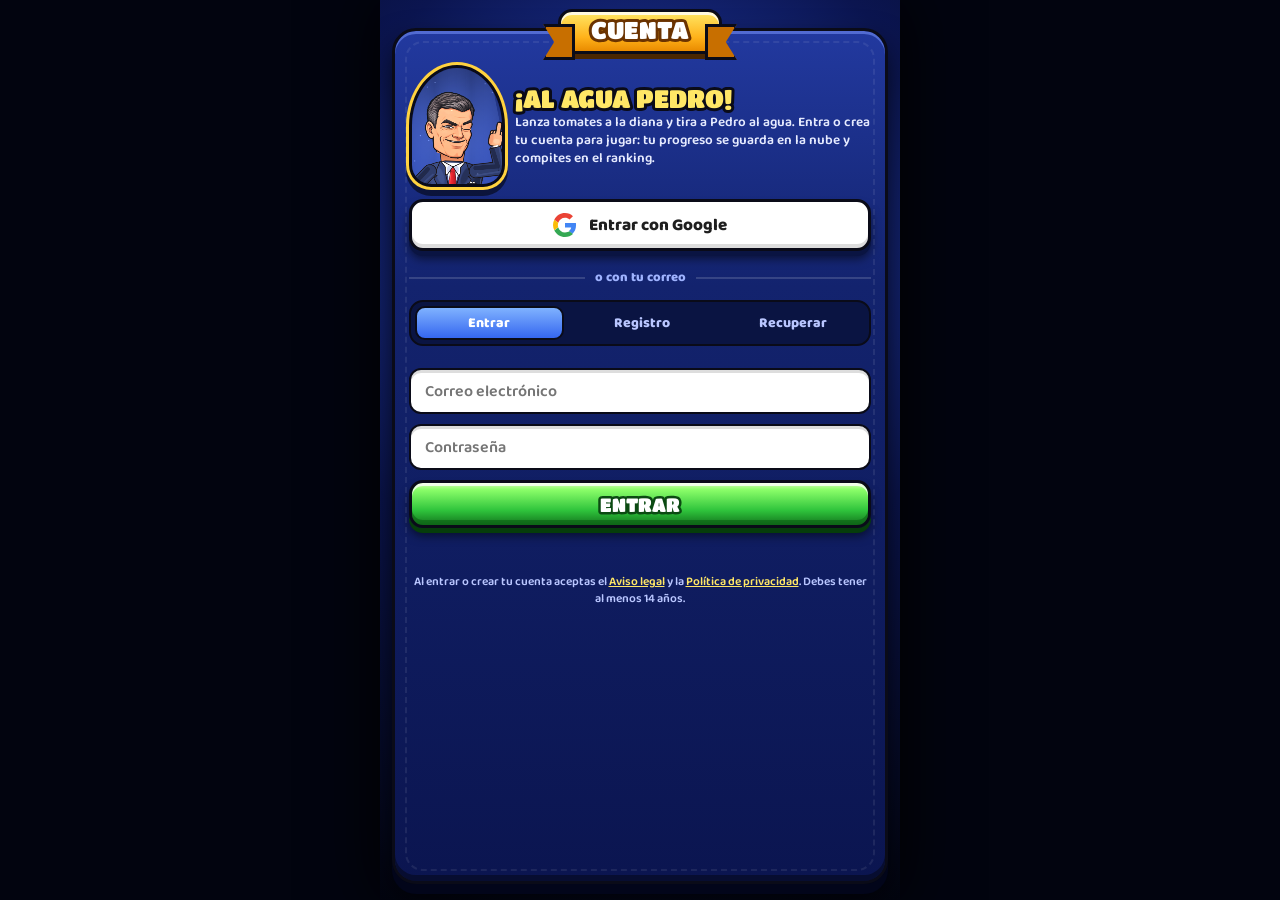
<file: index.html>
<!DOCTYPE html>
<html lang="es">
<head>
<meta charset="UTF-8">
<meta name="viewport" content="width=device-width, initial-scale=1, minimum-scale=1, maximum-scale=1, viewport-fit=cover, user-scalable=no">
<title>Al Agua Pedro · ¡Tira a Pedro al agua! Juego gratis online</title>
<meta name="description" content="Al Agua Pedro: el juego satírico gratis en el que lanzas tomates a la diana y tiras a Pedro a la pecera de las pirañas. Consigue pesetas, mejora tus cartas y sube en el ranking. ¡Juega ya en el móvil o el ordenador!">
<link rel="canonical" href="https://alaguapedro.es/">
<meta name="robots" content="index, follow, max-image-preview:large">
<meta property="og:type" content="website">
<meta property="og:site_name" content="Al Agua Pedro">
<meta property="og:locale" content="es_ES">
<meta property="og:url" content="https://alaguapedro.es/">
<meta property="og:title" content="¡Al Agua Pedro! · Tira a Pedro a la pecera">
<meta property="og:description" content="Lanza tomates a la diana y tira a Pedro al agua. Juego satírico gratis: pesetas, cartas y ranking. ¿Te atreves?">
<meta property="og:image" content="https://alaguapedro.es/assets/og.jpg?v=72">
<meta property="og:image:width" content="1200">
<meta property="og:image:height" content="630">
<meta property="og:image:alt" content="Caricatura de Pedro guiñando un ojo y haciendo la peineta, con un tomatazo en la cara">
<meta name="twitter:card" content="summary_large_image">
<meta name="twitter:title" content="¡Al Agua Pedro! · Tira a Pedro a la pecera">
<meta name="twitter:description" content="Lanza tomates a la diana y tira a Pedro al agua. Juego satírico gratis.">
<meta name="twitter:image" content="https://alaguapedro.es/assets/og.jpg?v=72">
<script type="application/ld+json">{"@context":"https://schema.org","@type":"WebSite","name":"Al Agua Pedro","alternateName":"¡Al agua, Pedro!","url":"https://alaguapedro.es/"}</script>
<script type="application/ld+json">{"@context":"https://schema.org","@type":"Organization","name":"Al Agua Pedro","url":"https://alaguapedro.es/","logo":"https://alaguapedro.es/assets/icons/app-512.png"}</script>
<script type="application/ld+json">{"@context":"https://schema.org","@type":"VideoGame","name":"Al Agua Pedro","alternateName":"¡Al agua, Pedro!","url":"https://alaguapedro.es/","image":"https://alaguapedro.es/assets/og.jpg?v=72","description":"Juego satírico gratis para navegador: lanza tomates a la diana y tira a Pedro a la pecera de las pirañas. Pesetas, cartas mejorables y ranking.","genre":["Arcade","Humor","Sátira"],"gamePlatform":["Navegador web","Móvil","Ordenador"],"applicationCategory":"Game","operatingSystem":"Cualquiera","inLanguage":"es","isAccessibleForFree":true,"offers":{"@type":"Offer","price":"0","priceCurrency":"EUR"}}</script>
<script>
// Versión de pruebas (GitHub, o ?prueba en local): siempre empieza desde cero, sin cuenta, para poder probarlo todo como un jugador nuevo.
window.__AAP_TEST = /github\.io$/.test(location.hostname) || /[?&]prueba\b/.test(location.search);
if (window.__AAP_TEST) { try { Object.keys(localStorage).filter(function (k) { return k.indexOf('alaguapedro.') === 0; }).forEach(function (k) { localStorage.removeItem(k); }); } catch (e) {} }
// la versión de pruebas (GitHub) no debe salir en Google: solo alaguapedro.es
if (/github\.io$/.test(location.hostname)) { var m = document.createElement('meta'); m.name = 'robots'; m.content = 'noindex, nofollow'; document.head.appendChild(m); var r = document.querySelector('meta[name=robots][content^=index]'); if (r) r.remove(); }
</script>
<meta name="theme-color" content="#04071a">
<!-- el juego ya es oscuro: que el «modo oscuro» de Samsung Internet / Chrome no le cambie los colores -->
<meta name="color-scheme" content="dark">
<meta name="supported-color-schemes" content="dark">
<link rel="icon" href="https://alaguapedro.es/favicon.ico" sizes="any">
<link rel="shortcut icon" href="https://alaguapedro.es/favicon.ico">
<link rel="icon" href="assets/icons/app-192.png" type="image/png" sizes="192x192">
<link rel="icon" href="assets/icons/favicon-96.png?v=72" type="image/png" sizes="96x96">
<link rel="icon" href="assets/icons/favicon-48.png?v=72" type="image/png" sizes="48x48">
<link rel="manifest" href="manifest.webmanifest">
<!-- Android: Chrome avisa de que se puede instalar nada más cargar; se guarda ya, antes de que arranque el juego (si no, se perdía) -->
<script>addEventListener('beforeinstallprompt', function (e) { e.preventDefault(); window.__aapInstall = e; }); addEventListener('appinstalled', function () { window.__aapInstall = null; });</script>
<link rel="apple-touch-icon" href="assets/icons/apple-touch-icon.png?v=72">
<meta name="apple-mobile-web-app-capable" content="yes">
<meta name="mobile-web-app-capable" content="yes">
<meta name="apple-mobile-web-app-title" content="Al agua Pedro">
<meta name="apple-mobile-web-app-status-bar-style" content="black-translucent">
<!-- Google AdSense (verificación de la web y anuncios). Si un bloqueador lo impide, el juego funciona igual. -->
<script async src="https://pagead2.googlesyndication.com/pagead/js/adsbygoogle.js?client=ca-pub-7829705078320776" crossorigin="anonymous"></script>
<link rel="preload" href="assets/fonts/titan-one-latin-400-normal.woff2" as="font" type="font/woff2" crossorigin>
<link rel="preload" href="assets/fonts/baloo-2-latin-800-normal.woff2" as="font" type="font/woff2" crossorigin>
<link rel="stylesheet" href="css/style.css?v=72">
</head>
<body>
<div id="app">
  <div id="game" data-assets="assets/pedro/"></div>
  <div id="streak-aura" class="streak-aura"></div>

  <!-- nivel del jugador, arriba del todo: medalla, nombre y barra de experiencia (al tocar: lista de niveles) -->
  <button class="lvl-chip t1" id="lvl-chip" aria-label="Tu nivel">
    <span class="lvl-medal"><svg><use href="#ic-medal"/></svg><b id="lvl-num">1</b></span>
    <span class="lvl-info"><em id="lvl-name">Perroflauta</em><span class="lvl-bar"><i id="lvl-fill"></i><small id="lvl-xp">0 / 100 XP</small></span></span>
    <span class="lvl-prize" id="lvl-prize" title="Premio del siguiente nivel"><svg><use href="#ic-wheel"/></svg></span>
    <i class="lvl-dot hidden" id="lvl-dot">1</i>
  </button>
  <!-- barra superior -->
  <header class="top">
    <div class="res" id="basket" title="Tomates"><svg class="ri ico-tomato"><use href="#ic-tomato"/></svg><b id="tomato-num">0</b></div>
    <div class="res coin" id="pill-pesetas" title="Pesetas"><svg class="ri"><use href="#ic-coin"/></svg><b id="pesetas-num">0</b><button class="plus" id="btn-plus" aria-label="Conseguir pesetas">+</button></div>
    <div class="spacer"></div>
    <button class="sq" id="btn-settings" aria-label="Ajustes"><svg><use href="#ic-gear"/></svg></button>
  </header>
  <div id="falcon-badge" class="boost hidden"><svg><use href="#ic-plane"/></svg>FALCÓN ×5 <span class="tm" id="falcon-time">10:00</span></div>
  <!-- La Armería (desde el nivel 50) y la mochila con los objetos comprados -->
  <button id="armory-btn" class="armory-btn locked" aria-label="La Armería"><img src="assets/armeria/icono.png" alt="" width="64" height="64"><i class="arm-lock">🔒</i><span class="arm-tag" id="armory-tag">NV 50</span></button>
  <button id="daily-btn" class="daily-btn" aria-label="Logros diarios"><span class="db-ic"><svg viewBox="0 0 48 48"><path d="M15 4 h7 l2 9 2-9 h7 l-5 14 h-8z" fill="#ff4b5c"/><path d="M15 4 h4 l5 14 h-4z" fill="#c4161c"/><circle cx="24" cy="29" r="14" fill="#ffd23f" stroke="#0a0b18" stroke-width="3"/><circle cx="24" cy="29" r="9.5" fill="none" stroke="#e8a412" stroke-width="2"/><path d="M24 21.5 l2.3 4.7 5.2.7-3.8 3.6.9 5.1-4.6-2.4-4.6 2.4.9-5.1-3.8-3.6 5.2-.7z" fill="#fff"/></svg></span><span class="db-tag">LOGROS</span><span class="db-bar"><i id="daily-fill"></i></span><i class="db-dot hidden" id="daily-dot"></i></button>
  <div id="daily-peek" class="daily-peek" aria-live="polite"><b id="dp-txt"></b><span class="dp-bar"><i id="dp-fill"></i></span><small id="dp-num"></small></div>
  <div id="armory-tease" class="armory-tease hidden"><b>🔒 LA ARMERÍA</b><span>Se desbloquea en el <b>nivel 50</b>, el máximo. Abascal te espera con su arsenal…</span><div class="tease-bar"><i id="tease-fill"></i></div><small id="tease-lvl">Nivel 1 de 50</small></div>

  <!-- instalar la app, a la vista: icono del juego con su regalo -->
  <button id="install-fab" class="install-fab hidden" aria-label="Instala la app y llévate un regalo"><i class="if-glow"></i><img src="assets/icons/icon-192.png?v=72" alt="" width="48" height="48"><svg class="if-gift"><use href="#ic-chest-dia"/></svg><span>¡APP!</span></button>
  
  <div id="save-status" class="save-status"></div>

  <!-- zona de acción -->
  <div class="action">
    <!-- racha de lanzamientos (aparece desde el 2.º acierto seguido) -->
    <div class="streak hidden" id="streak" aria-live="polite">
      <i class="st-fire"></i><b class="st-x" id="st-x">×2</b>
      <span class="st-info"><em id="st-name">RACHA</em></span>
    </div>
    <!-- elegir cuántos tomates: al tocar uno empiezas a apuntar -->
    <div class="throws" id="throws"></div>
    <p class="throw-empty hidden" id="throw-empty">Pulsa <b>¡DALE!</b> para conseguir tomates</p>
    <!-- botón grande: pulsar para conseguir tomates y, mientras apuntas, lanzar -->
    <button class="mega" id="btn-click" aria-label="Pulsa para conseguir tomates">
      <span class="mega-lbl" id="mega-lbl">¡DALE!</span>
      <span class="mega-sub" id="mega-sub"><i id="cpt-badge">+1</i> por toque</span>
      <span class="prog"><i id="prog-fill"></i><em><b id="bar-text">0</b>/<span id="bar-max">200</span></em></span>
    </button>
    <div class="combo hidden" id="combo"><b id="combo-x">×2</b><span>RACHA</span><i class="heat"><i id="heat-fill"></i></i></div>
  </div>

  <!-- navegación -->
  <nav class="tabs" id="tabs">
    <button class="tab" data-panel="shop"><svg><use href="#ic-shop"/></svg><em>Tienda</em><i id="chest-dot" class="badge hidden">1</i></button>
    <button class="tab" data-panel="cards"><svg><use href="#ic-cards"/></svg><em>Cartas</em><i id="cards-dot" class="dot hidden"></i></button>
    <button class="tab play on" data-panel="play"><svg><use href="#ic-target"/></svg><em>JUGAR</em></button>
    <button class="tab" data-panel="rank"><svg><use href="#ic-trophy"/></svg><em>Ranking</em></button>
    <button class="tab" data-panel="profile"><span class="av tab-av" id="tab-av"></span><em>Perfil</em></button>
  </nav>

  <!-- PANELES -->
  <div id="panel-shop" class="panel"><div class="sheet">
    <div class="title">TIENDA</div><button class="close" data-close aria-label="Cerrar">✕</button>
    <div class="sheet-body"><div id="shop-body" class="shop-body"></div><div class="ad-banner hidden" id="ad-shop"></div></div>
  </div></div>

  <div id="panel-armory" class="panel"><div class="sheet armory-sheet">
    <div class="title">LA ARMERÍA</div><button class="close" data-close aria-label="Cerrar">✕</button>
    <div class="sheet-body">
      <div class="arm-booth">
        <div class="arm-sign"><b>LA ARMERÍA</b></div>
        <div class="arm-stall"><i class="arm-post l"></i><i class="arm-post r"></i><i class="arm-awning"></i><svg class="arm-bunting" id="arm-bunting" viewBox="0 0 400 60" preserveAspectRatio="none"></svg>
          <div class="arm-shelf l" id="arm-shelf-l"></div><div class="arm-shelf r" id="arm-shelf-r"></div><img class="arm-seller" src="assets/armeria/abascal.png" alt="Abascal, el vendedor" width="600" height="566">
          <div class="arm-counter"><i class="arm-bulbs"></i><span>★ OBJETOS CONTRA PEDRO ★</span></div></div></div>
      <p class="arm-wallet">Tienes <svg class="ri"><use href="#ic-coin"/></svg><b id="arm-pes">0</b> pesetas · los objetos no se gastan</p>
      <div class="arm-grid" id="arm-grid"></div>
      <div class="arm-intro hidden" id="arm-intro"><div class="arm-intro-box"><h3>¡Bienvenido a La Armería!</h3>
        <ul><li><b>🛒 Compra objetos</b> con tus pesetas para usarlos contra Pedro.</li><li><b>♾️ Son tuyos para siempre:</b> no se gastan al usarlos.</li>
        <li><b>👊 Pulsa «¡USAR!»</b> en su tarjeta y míralo en acción.</li><li><b>💭 ¿No te llega?</b> Toca la tarjeta y te lo imaginas.</li><li><b>🎁 El martillo de goma</b> es gratis al instalar la app.</li></ul>
        <button class="btn-gold" id="arm-intro-ok"><span>¡A COMPRAR!</span></button></div></div>
      <div class="arm-win hidden" id="arm-win"><i class="win-flash"></i><i class="win-rays"></i><i class="win-ring"></i>
        <div class="win-box"><span class="win-new">¡NUEVO EN TU ARSENAL!</span>
          <div class="win-crate"><svg><use href="#ic-chest-gift"/></svg></div>
          <div class="win-art"><canvas id="win-cv" width="360" height="360"></canvas></div>
          <span class="win-tier" id="win-tier">LEGENDARIO</span><h3 id="win-name">Objeto</h3><p class="win-sub">Es tuyo para siempre</p>
          <div class="win-btns"><button class="arm-btn use" id="win-use">¡USAR AHORA!</button><button class="win-later" id="win-later" type="button">Seguir mirando</button></div></div></div>
      <div class="arm-dream hidden" id="arm-dream"><div class="dream-box"><svg class="dream-bg" id="dream-cloud" viewBox="0 0 400 300" preserveAspectRatio="none"></svg>
        <canvas id="dream-cv" width="520" height="390"></canvas><p id="dream-txt"></p><small>Toca para despertar</small></div><i class="dream-dot d1"></i><i class="dream-dot d2"></i><i class="dream-dot d3"></i></div>
    </div>
  </div></div>

  <div id="panel-daily" class="panel"><div class="sheet daily-sheet">
    <div class="title">LOGROS</div><button class="close" data-close aria-label="Cerrar">✕</button>
    <div class="sheet-body">
      <div class="dl-tabs"><button class="on" data-dtab="day">🏆 DIARIOS</button><button data-dtab="inv">🎁 INVITA Y GANA</button></div>
      <div id="dl-day">
        <div class="dl-hero"><b>¡Vuelve cada día!</b><span>Se renuevan en <em id="dl-timer">--:--:--</em></span></div>
        <h4 class="dl-h">PREMIO POR ENTRAR <small id="dl-streak"></small></h4>
        <div class="dl-cal" id="dl-cal"></div>
        <p class="dl-warn">Si un día no entras, el calendario vuelve al día 1</p>
        <h4 class="dl-h">MISIONES DE HOY <small id="dl-lv"></small></h4>
        <div class="dl-missions" id="dl-missions"></div>
        <div class="dl-bonus" id="dl-bonus"></div>
      </div>
      <div id="dl-inv" class="hidden">
        <div class="inv-hero"><div class="inv-art"><svg><use href="#ic-chest-gift"/></svg></div><h3>Invita a tus amigos<br>y ganad los dos</h3></div>
        <div class="inv-rw"><div class="inv-card you"><b>TÚ</b><span>+700</span><small>pesetas por cada amigo</small></div><div class="inv-card fr"><b>TU AMIGO</b><span>+300</span><small>pesetas y 150 tomates de regalo</small></div></div>
        <div class="inv-code"><small>TU CÓDIGO</small><b id="inv-code">······</b><span id="inv-link"></span></div>
        <button class="btn-gold big inv-share" id="inv-share"><span>📲 COMPARTIR MI ENLACE</span></button>
        <button class="inv-copy" id="inv-copy" type="button">🔗 Copiar enlace</button>
        <p class="inv-note" id="inv-note"></p>
        <div class="inv-stats"><div><b id="inv-total">0</b><small>amigos registrados</small></div><div><b id="inv-pending">0</b><small>a punto de darte pesetas</small></div><div><b id="inv-earned">0</b><small>pesetas ganadas</small></div></div>
        <ol class="inv-how"><li>Comparte tu enlace con tus amigos.</li><li>Tu amigo se registra con él y recibe <b>300 pesetas y 150 tomates</b>.</li><li>Cuando juegue sus primeros 10 tomates, tú recibes <b>700 pesetas</b>.</li></ol>
      </div>
    </div>
  </div></div>

  <div id="reward-pop" class="overlay reward-pop"><i class="rays"></i><div class="rpop-box">
    <h2 id="rpop-title">¡REGALO!</h2><p id="rpop-sub"></p><div class="rpop-list" id="rpop-list"></div><p class="rpop-foot" id="rpop-foot"></p>
    <button class="btn-gold big" id="rpop-ok"><span>¡GENIAL!</span></button></div></div>

  <div id="panel-cards" class="panel"><div class="sheet">
    <div class="title">CARTAS</div><button class="close" data-close aria-label="Cerrar">✕</button>
    <div class="sheet-body"><div id="cards-grid" class="cards-grid"></div><div class="ad-banner hidden" id="ad-cards"></div></div>
  </div></div>

  <div id="panel-rank" class="panel"><div class="sheet">
    <div class="title">RANKING</div><button class="close" data-close aria-label="Cerrar">✕</button>
    <div class="sheet-body">
      <div class="rank-tabs" id="rank-tabs" role="tablist"><button type="button" data-rt="players" class="on" role="tab">JUGADORES</button><button type="button" data-rt="regions" role="tab">COMUNIDADES</button></div>
      <div id="rank-podium" class="podium"></div>
      <ol id="rank-list" class="rank"></ol>
      <ol id="region-list" class="rank regions hidden"></ol>
      <div id="rank-me" class="rank-me hidden"></div>
    </div>
  </div></div>

  <div id="panel-profile" class="panel"><div class="sheet">
    <div class="title">PERFIL</div><button class="close" data-close aria-label="Cerrar">✕</button>
    <div class="sheet-body">
      <div class="prof-head">
        <button class="prof-av" id="prof-av" aria-label="Elegir bandera"><span class="av" id="prof-av-img"></span></button>
        <div class="prof-id"><b id="prof-name">Jugador</b><button type="button" class="prof-region" id="prof-title">Elige tu comunidad</button><span class="prof-lvl t1" id="prof-lvl"></span><small id="prof-mail" class="mail"></small></div>
      </div>
      <form id="form-name" class="name-row" autocomplete="off">
        <input id="name-input" name="name" type="text" placeholder="Tu nombre de jugador" maxlength="20" autocomplete="nickname" aria-label="Nombre de jugador">
        <button class="btn-g" type="submit">CAMBIAR</button>
      </form>
      <h3 class="sec" id="region-title">Tu comunidad autónoma</h3>
      <p class="note" id="region-note">Tus tomates suman en el ranking de tu comunidad.</p>
      <div class="region-grid" id="region-grid"></div>
      <div class="prof-stats" id="prof-stats"></div>
      <button id="btn-share" class="btn-share"><svg><use href="#ic-camera"/></svg><span>PRESUME DE ESTADÍSTICAS<small>Crea una imagen para compartir</small></span></button>
      <h3 class="sec" id="flags-title">Elige tu bandera</h3>
      <p class="note hidden" id="flag-note">🎬 Para cambiar de bandera hay que ver un vídeo corto.</p>
      <div class="flag-grid" id="flag-grid"></div>
      <div class="ad-banner hidden" id="ad-profile"></div>
      <button id="btn-logout" class="btn-r">CERRAR SESIÓN</button>
    </div>
  </div></div>

  <div id="panel-stats" class="panel"><div class="sheet">
    <div class="title">ESTADÍSTICAS</div><button class="close" data-close aria-label="Cerrar">✕</button>
    <div class="sheet-body"><ul id="stats-list" class="stats"></ul></div>
  </div></div>

  <div id="panel-settings" class="panel"><div class="sheet short">
    <div class="title">AJUSTES</div><button class="close" data-close aria-label="Cerrar">✕</button>
    <div class="sheet-body">
      <button class="row-btn" id="btn-sound"><svg><use href="#ic-sound"/></svg><span>Efectos de sonido</span><i class="switch" id="sw-sound"></i></button>
      <button class="row-btn" id="btn-music"><svg><use href="#ic-music"/></svg><span>Música</span><i class="switch" id="sw-music"></i></button>
      <button class="row-btn" id="btn-push"><svg><use href="#ic-bell"/></svg><span>Avisos <small>Cofre diario y recordatorios</small></span><i class="switch" id="sw-push"></i></button>
      <button class="row-btn" id="btn-stats"><svg><use href="#ic-stats"/></svg><span>Estadísticas</span><i class="go">›</i></button>
      <button class="row-btn" id="btn-account"><svg><use href="#ic-user"/></svg><span>Perfil y cuenta <small id="acc-short">Invitado</small></span><i class="go">›</i></button>
      <button class="row-btn install-row hidden" id="btn-install"><svg><use href="#ic-phone"/></svg><span>Instalar la app <small>¡Con regalo!</small></span><i class="go">›</i></button>
      <button class="row-btn" id="btn-help"><svg><use href="#ic-help"/></svg><span>Cómo se juega</span><i class="go">›</i></button>
      <p class="legal-links"><a href="legal/compras.html" target="_blank" rel="noopener">Compras</a><a href="legal/aviso-legal.html" target="_blank" rel="noopener">Aviso legal</a><a href="legal/privacidad.html" target="_blank" rel="noopener">Privacidad</a><a href="legal/cookies.html" target="_blank" rel="noopener">Cookies</a></p>
    </div>
  </div></div>

  <div id="panel-account" class="panel"><div class="sheet">
    <div class="title">CUENTA</div><button class="close" data-close aria-label="Cerrar">✕</button>
    <div class="sheet-body">
      <div class="gate-hero"><canvas id="gate-pedro" width="300" height="380" aria-hidden="true"></canvas><div><h1 class="gate-title">¡AL AGUA PEDRO!</h1><p>Lanza tomates a la diana y tira a Pedro al agua. Entra o crea tu cuenta para jugar: tu progreso se guarda en la nube y compites en el ranking.</p></div></div>
      <div id="acc-forms">
        <div class="gsi-wrap hidden" id="gsi-btn"></div>
        <button class="btn-google" id="btn-google" type="button"><svg viewBox="0 0 48 48" aria-hidden="true"><path fill="#EA4335" d="M24 9.5c3.5 0 6.6 1.2 9.1 3.6l6.8-6.8C35.8 2.4 30.3 0 24 0 14.6 0 6.6 5.4 2.6 13.3l7.9 6.1C12.4 13.7 17.7 9.5 24 9.5z"/><path fill="#4285F4" d="M46.1 24.5c0-1.6-.1-3.1-.4-4.5H24v9h12.4c-.5 2.9-2.2 5.3-4.6 6.9l7.2 5.6c4.2-3.9 7.1-9.6 7.1-17z"/><path fill="#FBBC05" d="M10.5 28.6c-.5-1.4-.8-3-.8-4.6s.3-3.2.8-4.6l-7.9-6.1C.9 16.6 0 20.2 0 24s.9 7.4 2.6 10.7l7.9-6.1z"/><path fill="#34A853" d="M24 48c6.5 0 11.9-2.1 15.9-5.8l-7.2-5.6c-2 1.4-4.7 2.3-8.7 2.3-6.3 0-11.6-4.2-13.5-10l-7.9 6.1C6.6 42.6 14.6 48 24 48z"/></svg>Entrar con Google</button>
        <button class="google-alt hidden" id="google-alt" type="button">¿No puedes entrar con Google? Prueba por aquí</button>
        <p class="note inapp hidden" id="google-inapp">⚠️ Estás dentro de otra app (Instagram, TikTok…). Google no deja entrar desde ahí: abre <b>alaguapedro.es</b> en Chrome o Safari.</p>
        <p class="or"><span>o con tu correo</span></p>
        <div class="tabsw"><button class="tab-s active" data-tab="login">Entrar</button><button class="tab-s" data-tab="register">Registro</button><button class="tab-s" data-tab="recover">Recuperar</button></div>
        <form id="form-login" class="tabpane active" autocomplete="on">
          <input name="email" type="email" placeholder="Correo electrónico" required autocomplete="email">
          <input name="password" type="password" placeholder="Contraseña" required autocomplete="current-password">
          <button class="btn-g" type="submit">ENTRAR</button>
        </form>
        <form id="form-register" class="tabpane" autocomplete="on">
          <input name="username" type="text" placeholder="Nombre de jugador" required minlength="3" maxlength="20" autocomplete="nickname">
          <input name="email" type="email" placeholder="Correo electrónico" required autocomplete="email">
          <input name="password" type="password" placeholder="Contraseña (mín. 6)" required minlength="6" autocomplete="new-password">
          <button class="btn-g" type="submit">CREAR CUENTA</button>
        </form>
        <form id="form-recover" class="tabpane">
          <input name="email" type="email" placeholder="Correo electrónico" required autocomplete="email">
          <button class="btn-g" type="submit">ENVIAR ENLACE</button>
        </form>
        <form id="form-newpass" class="tabpane">
          <p class="lead">Escribe tu nueva contraseña.</p>
          <input name="password" type="password" placeholder="Nueva contraseña (mín. 6)" required minlength="6" autocomplete="new-password">
          <button class="btn-g" type="submit">GUARDAR</button>
        </form>
      </div>
      <p id="acc-msg" class="acc-msg"></p>
      <p class="legal-ok">Al entrar o crear tu cuenta aceptas el <a href="legal/aviso-legal.html" target="_blank" rel="noopener">Aviso legal</a> y la <a href="legal/privacidad.html" target="_blank" rel="noopener">Política de privacidad</a>. Debes tener al menos 14 años.</p>
    </div>
  </div></div>

  <div id="panel-tutorial" class="panel"><div class="sheet short">
    <div class="title">CÓMO SE JUEGA</div>
    <div class="sheet-body">
      <ol class="howto">
        <li><i>1</i><span>Pulsa <b>¡DALE!</b> para llenar la barra: cada 200 consigues un <b>tomate</b>.</span></li>
        <li><i>2</i><span>Elige cuántos tomates lanzar (<b>×1, ×3, ×5, ×10</b>): sale un solo tomate que vale por todos y va de lado a lado por delante de la diana.</span></li>
        <li><i>3</i><span>Pulsa el <b>botón grande</b> (o la pantalla) cuando esté sobre el <b>centro</b>. ¡Pedro irá al agua y ganarás <b>pesetas</b>!</span></li>
        <li><i>4</i><span>Si pulsas <b>¡DALE!</b> seguido sube la <b>racha</b> y cada toque vale ×2 o ×3. Si fallas, Pedro se burlará de ti.</span></li>
      </ol>
      <button class="btn-g" data-close>¡A POR ÉL!</button>
    </div>
  </div></div>

  <!-- niveles: lista del 1 al 50 -->
  <div id="panel-levels" class="panel"><div class="sheet">
    <div class="title">NIVELES</div><button class="close" data-close aria-label="Cerrar">✕</button>
    <div class="sheet-body"><div id="levels-body" class="levels-body"></div></div>
  </div></div>

  <!-- subida de nivel -->
  <div id="lvlup-overlay" class="overlay lvlup-ov t1">
    <i class="rays"></i><i class="rays r2"></i><i class="lvlup-flash"></i>
    <div class="lvlup-stage">
      <h2 class="lvlup-banner" id="lvlup-banner">¡SUBES DE NIVEL!</h2>
      <div class="lvlup-medal" id="lvlup-medal"><i class="halo"></i><svg><use href="#ic-medal"/></svg><b id="lvlup-num">2</b></div>
      <div class="lvlup-name" id="lvlup-name">Okupa</div>
      <div class="lvlup-sub" id="lvlup-sub">Nivel 2 de 50</div>
      <div class="lvlup-next" id="lvlup-next"></div>
      <button class="btn-gold big" id="lvlup-spin"><span>¡GIRAR LA RULETA!</span><i class="cnt hidden" id="lvlup-cnt">×2</i></button>
    </div>
  </div>

  <!-- ruleta de premios -->
  <div id="wheel-overlay" class="overlay wheel-ov">
    <i class="rays"></i>
    <button class="close" id="wheel-close" aria-label="Cerrar">✕</button>
    <div class="wheel-stage">
      <h2 class="t-big" id="wheel-title">RULETA</h2>
      <p class="wheel-sub" id="wheel-sub">¡Gira y llévate un premio!</p>
      <div class="wheel-wrap" id="wheel-wrap">
        <div class="wheel-lights" id="wheel-lights"></div>
        <div class="wheel" id="wheel"><svg id="wheel-svg" viewBox="-200 -200 400 400"></svg></div>
        <div class="wheel-pointer" id="wheel-pointer"><svg viewBox="0 0 44 58"><path d="M22 56 L4 16 A19 19 0 1 1 40 16 Z" fill="#e3262c" stroke="#0a0b18" stroke-width="3.5" stroke-linejoin="round"/><circle cx="22" cy="17" r="7" fill="#ffe766" stroke="#0a0b18" stroke-width="3"/><path d="M10 12 Q14 5 22 4" stroke="#fff" stroke-width="3" fill="none" stroke-linecap="round" opacity=".7"/></svg></div>
        <div class="wheel-crown"><svg><use href="#ic-crown"/></svg></div>
        <button class="wheel-hub" id="wheel-hub" aria-label="Girar"><span>GIRA</span></button>
      </div>
      <button class="btn-gold big" id="wheel-btn"><span>¡GIRAR!</span></button>
    </div>
    <div class="wheel-prize hidden" id="wheel-prize"></div>
  </div>

  <!-- anti-autoclicker: si el botón se pulsa como un programa, hay que tocar 3 tomates que cambian de sitio -->
  <div id="guard-overlay" class="overlay install-ov guard-ov">
    <i class="rays"></i>
    <div class="install-box guard-box" role="dialog" aria-labelledby="guard-title">
      <h2 class="t-big" id="guard-title">¿Sigues ahí? 🤖</h2>
      <p class="install-sub" id="guard-sub">Pulsas con un ritmo de máquina. Toca los <b>3 tomates</b> para seguir sumando.</p>
      <div class="guard-area" id="guard-area"><button class="guard-target" id="guard-target" type="button" aria-label="Tomate"><svg><use href="#ic-tomato"/></svg></button></div>
      <p class="guard-count" id="guard-count">0 / 3</p>
    </div>
  </div>

  <!-- Samsung Internet en modo oscuro: cómo dejar el navegador en modo normal -->
  <div id="dark-overlay" class="overlay install-ov dark-ov">
    <i class="rays"></i>
    <div class="install-box" role="dialog" aria-labelledby="dark-title">
      <div class="dark-ico" aria-hidden="true">🌙<b>➜</b>☀️</div>
      <h2 class="t-big" id="dark-title">¿Ves los colores raros?</h2>
      <p class="install-sub">Tu navegador, <b>Samsung Internet</b>, está en <b>modo oscuro</b> y le cambia los colores al juego. Para verlo bien:</p>
      <ol class="install-steps">
        <li><i>1</i><span>Toca el <b>menú</b> del navegador (<b>☰</b>, abajo a la derecha)</span></li>
        <li><i>2</i><span>Toca <b>«Modo oscuro»</b> para apagarlo</span></li>
        <li><i>3</i><span>Vuelve al juego: ¡ya se ve con sus colores!</span></li>
      </ol>
      <p class="install-other">¿Prefieres seguir en modo oscuro? En <b>☰ → Ajustes → Labs</b>, activa <b>«Usar tema oscuro del sitio web»</b>.</p>
      <button class="btn-gold big" id="dark-ok"><span>¡ENTENDIDO!</span></button>
      <button class="install-later" id="dark-never" type="button">No volver a mostrar</button>
    </div>
  </div>

  <!-- nivel 50: se abre La Armería (la gran celebración) -->
  <div id="a50-overlay" class="overlay a50-ov" role="dialog" aria-labelledby="a50-title">
    <i class="a50-flash"></i><i class="a50-rays"></i><i class="a50-spot"></i>
    <div class="a50-stage">
      <div class="a50-medal"><svg><use href="#ic-medal"/></svg><b>50</b></div>
      <p class="a50-kicker">¡NIVEL MÁXIMO!</p>
      <div class="a50-booth">
        <div class="a50-bunting"><i></i><i></i><i></i><i></i><i></i><i></i><i></i><i></i><i></i></div>
        <img src="assets/armeria/abascal.png" alt="" width="300" height="283">
        <i class="a50-door l"></i><i class="a50-door r"></i><b class="a50-lock">🔒</b>
      </div>
      <h2 class="a50-title" id="a50-title">¡LA ARMERÍA<br>ESTÁ ABIERTA!</h2>
      <div class="a50-items" id="a50-items"></div>
      <p class="a50-sub">Has llegado a lo más alto. Abascal te abre su arsenal: compra objetos con tus pesetas y úsalos contra Pedro.</p>
      <button class="btn-gold big" id="a50-go"><span>¡ENTRAR A LA ARMERÍA!</span></button>
    </div>
  </div>

  <!-- avisos: ¿te aviso cuando esté listo el cofre? -->
  <div id="push-overlay" class="overlay install-ov push-ov">
    <i class="rays"></i>
    <div class="install-box" role="dialog" aria-labelledby="push-title">
      <div class="push-bell"><svg><use href="#ic-bell"/></svg></div>
      <h2 class="t-big" id="push-title">¿Te aviso mañana?</h2>
      <p class="install-sub">Te mandamos un aviso cuando tu <b>cofre diario</b> esté listo y, si un día no juegas, un recordatorio para que <b>no pierdas tu racha</b>. Nada más.</p>
      <button class="btn-gold big" id="push-yes"><span>🔔 ¡SÍ, AVÍSAME!</span></button>
      <button class="install-later" id="push-no" type="button">Ahora no</button>
    </div>
  </div>

  <!-- instalar la app (sin tiendas) -->
  <div id="install-overlay" class="overlay install-ov">
    <i class="rays"></i>
    <div class="install-box" role="dialog" aria-labelledby="install-title">
      <img class="install-icon" src="assets/icons/icon-192.png?v=72" alt="" width="96" height="96">
      <h2 class="t-big" id="install-title">¡Llévate el juego!</h2>
      <p class="install-sub">Instala AL AGUA PEDRO en tu móvil: a pantalla completa, más rápido y a un toque desde tu pantalla de inicio.</p>
      <div class="install-gift"><svg><use href="#ic-chest-dia"/></svg><span><b>REGALO</b>Cofre de diamante + 150 pesetas<em class="ig-hammer">🔨 + el martillo de goma para La Armería</em><small>al abrir el juego desde la app (el martillo, al llegar al nivel 50)</small></span></div>
      <ol class="install-steps hidden" id="install-ios">
        <li><i>1</i><span>En <b>Safari</b>, pulsa <b>Compartir</b> <svg class="ios-ic" viewBox="0 0 24 24"><path d="M12 3v12M7 8l5-5 5 5" fill="none" stroke="currentColor" stroke-width="2.2" stroke-linecap="round" stroke-linejoin="round"/><path d="M6 11H5v10h14V11h-1" fill="none" stroke="currentColor" stroke-width="2.2" stroke-linejoin="round"/></svg></span></li>
        <li><i>2</i><span>Elige <b>«Añadir a pantalla de inicio»</b> <svg class="ios-ic" viewBox="0 0 24 24"><rect x="4" y="4" width="16" height="16" rx="4" fill="none" stroke="currentColor" stroke-width="2.2"/><path d="M12 8v8M8 12h8" stroke="currentColor" stroke-width="2.2" stroke-linecap="round"/></svg></span></li>
        <li><i>3</i><span>Abre el juego desde el icono nuevo y <b>entra con tu cuenta</b>: ahí te espera el regalo</span></li>
      </ol>
      <p class="install-other hidden" id="install-other">En el menú del navegador (⋮), elige <b>«Instalar aplicación»</b> o <b>«Añadir a pantalla de inicio»</b>. Luego abre el juego desde el icono nuevo.<small>Si en el menú pone <b>«Abrir aplicación»</b>, la app sigue instalada: quitar el icono no la desinstala. Búscala en Ajustes del móvil → Aplicaciones.</small></p>
      <button class="btn-gold big" id="install-go"><span>¡INSTALAR!</span></button>
      <button class="install-later" id="install-later" type="button">Ahora no</button>
    </div>
  </div>

  <!-- apertura de cofre -->
  <div id="chest-overlay" class="overlay">
    <i class="rays"></i>
    <div class="chest-stage">
      <h2 id="chest-title" class="t-big">Cofre de madera</h2>
      <div id="chest-art" class="chest-art"></div>
      <div id="chest-rewards" class="chest-rewards"></div>
      <button id="chest-btn" class="btn-g big">¡ABRIR!</button>
    </div>
  </div>

  <!-- compra de un pack (Stripe) -->
  <div id="pay-overlay" class="overlay pay-ov">
    <i class="rays"></i>
    <div class="pay-box" role="dialog" aria-labelledby="pay-title">
      <div class="pay-art" id="pay-art"></div>
      <h2 id="pay-title" class="t-big">Maletín</h2>
      <ul class="gift-list" id="pay-list"></ul>
      <label class="pay-legal"><input type="checkbox" id="pay-ok"> <span>Acepto las <a href="legal/compras.html" target="_blank" rel="noopener">condiciones de compra</a>. Las pesetas se entregan al momento en mi cuenta y entiendo que entonces pierdo el derecho de desistimiento.</span></label>
      <button id="pay-go" class="btn-gold" disabled>PAGAR <span id="pay-price">2,99 €</span></button>
      <button id="pay-cancel" class="gift-later">Ahora no</button>
      <p class="pay-secure">🔒 Pago seguro con Stripe · IVA incluido</p>
    </div>
  </div>
  <div id="paid-overlay" class="overlay gift-ov">
    <i class="rays"></i>
    <div class="gift-stage">
      <h2 class="t-big" id="paid-title">¡GRACIAS!</h2>
      <p class="gift-sub" id="paid-sub">Recibiendo tus pesetas…</p>
      <div class="gift-art" id="paid-art"></div>
      <ul class="gift-list" id="paid-list"></ul>
      <button id="paid-ok" class="btn-gold hidden">¡A GASTARLAS!</button>
    </div>
  </div>

  <!-- imagen para compartir estadísticas -->
  <div id="share-overlay" class="overlay share-ov">
    <div class="share-box">
      <img id="share-img" alt="Tus estadísticas de AL AGUA PEDRO">
      <p class="share-wait" id="share-wait">Preparando tu imagen...</p>
      <div class="share-btns"><button class="btn-g" id="share-go">COMPARTIR</button><button class="btn-b" id="share-save">GUARDAR</button><button class="btn-r" id="share-close">CERRAR</button></div>
    </div>
  </div>

  <!-- regalo de bienvenida: baja en paracaídas -->
  <div id="gift-drop" class="gift-drop hidden" aria-hidden="true">
    <svg class="gd" viewBox="0 0 140 176">
      <path d="M8 46 C8 8 132 8 132 46 C122 39 111 39 101 46 C92 39 80 39 70 46 C60 39 48 39 39 46 C29 39 18 39 8 46Z" fill="#fff" stroke="#0a0b18" stroke-width="4" stroke-linejoin="round"/>
      <path d="M39 46 C42 20 56 11 70 10 C56 18 48 30 39 46Z M101 46 C98 20 84 11 70 10 C84 18 92 30 101 46Z" fill="#e3262c" stroke="#0a0b18" stroke-width="3" stroke-linejoin="round"/>
      <path d="M22 30 C32 17 50 12 66 11" stroke="#fff" stroke-width="4" fill="none" opacity=".7" stroke-linecap="round"/>
      <g stroke="#0a0b18" stroke-width="2"><path d="M8 46 L42 112 M39 46 L50 108 M70 46 V106 M101 46 L90 108 M132 46 L98 112"/></g>
      <use href="#ic-chest-gift" x="30" y="100" width="80" height="72"/>
    </svg>
  </div>
  <div id="gift-overlay" class="overlay gift-ov">
    <i class="rays"></i>
    <div class="gift-stage">
      <h2 class="t-big">¡REGALO DE BIENVENIDA!</h2>
      <p class="gift-sub">Por tirar a Pedro al agua por primera vez</p>
      <div class="gift-art"><i class="glow"></i><svg><use href="#ic-chest-gift"/></svg><i class="sparkle s1"></i><i class="sparkle s2"></i><i class="sparkle s3"></i></div>
      <ul class="gift-list">
        <li><svg><use href="#ic-coin"/></svg><b>50–60</b><span>pesetas</span></li>
        <li><svg><use href="#ic-tomato"/></svg><b>30–40</b><span>tomates</span></li>
        <li><svg><use href="#ic-cards"/></svg><b>2</b><span>cartas</span></li>
      </ul>
      <button id="gift-watch" class="btn-gold"><svg viewBox="0 0 24 24" aria-hidden="true"><path d="M7 4 L20 12 L7 20Z" fill="#fff" stroke="#6b3300" stroke-width="2.4" stroke-linejoin="round"/></svg><span id="gift-watch-lbl">¡ABRIR REGALO!</span></button>
      <button id="gift-later" class="gift-later">Más tarde <span>· se pierde en <b id="gift-left">10:00</b></span></button>
    </div>
  </div>
  <button id="gift-slot" class="gift-slot hidden" aria-label="Abrir el regalo de bienvenida"><i class="glow"></i><svg><use href="#ic-chest-gift"/></svg><span id="gift-timer">10:00</span></button>
  <div id="ad-overlay" class="overlay ad-ov">
    <div class="ad-box"><span class="ad-tag">ANUNCIO</span><div class="ad-screen"><svg><use href="#ic-chest-gift"/></svg><p>Aquí irá el vídeo del anuncio</p></div><p class="ad-count" id="ad-count">El cofre se abre en 5…</p></div>
  </div>

  <div id="summary" class="summary hidden"></div>
  <div id="toast" class="toast"></div>
  <div id="rotate" class="rotate"><svg viewBox="0 0 64 64"><g fill="none" stroke="#fff" stroke-width="4" stroke-linejoin="round"><rect x="20" y="6" width="24" height="44" rx="5"/><path d="M50 40 a20 20 0 0 1 -20 18" stroke-linecap="round"/><path d="M28 54 l3 5 l4 -4" stroke-linecap="round"/></g></svg><span>Gira el móvil para jugar</span></div>
  <div id="test-badge" class="test-badge hidden">PRUEBAS · DESDE CERO</div>
  <div id="loading" class="loading"><div class="spinner"></div><span>Preparando la atracción...</span><small class="why" id="load-step">Cargando el juego</small><small class="ver">versión 72</small></div>
</div>

<svg width="0" height="0" style="position:absolute" aria-hidden="true"><defs>
<radialGradient id="gTom" cx=".35" cy=".3" r=".8"><stop offset="0" stop-color="#ff9a80"/><stop offset=".45" stop-color="#ee2f2a"/><stop offset="1" stop-color="#8a0d12"/></radialGradient>
<radialGradient id="gCoin" cx=".35" cy=".3" r=".85"><stop offset="0" stop-color="#fff6c0"/><stop offset=".5" stop-color="#ffc62e"/><stop offset="1" stop-color="#b06c00"/></radialGradient>
<linearGradient id="gWood" x1="0" x2="0" y1="0" y2="1"><stop offset="0" stop-color="#e9ae63"/><stop offset="1" stop-color="#8a4f1e"/></linearGradient>
<linearGradient id="gGold" x1="0" x2="0" y1="0" y2="1"><stop offset="0" stop-color="#fff0a0"/><stop offset=".5" stop-color="#ffc02a"/><stop offset="1" stop-color="#c47a00"/></linearGradient>
<linearGradient id="gDia" x1="0" x2="1" y1="0" y2="1"><stop offset="0" stop-color="#d9f6ff"/><stop offset=".45" stop-color="#5fc8ff"/><stop offset="1" stop-color="#2155d6"/></linearGradient>
<linearGradient id="gSteel" x1="0" x2="0" y1="0" y2="1"><stop offset="0" stop-color="#ffffff"/><stop offset=".5" stop-color="#b9c2d9"/><stop offset="1" stop-color="#6b7593"/></linearGradient>
<radialGradient id="gRuby" cx=".35" cy=".3" r=".8"><stop offset="0" stop-color="#ffd6de"/><stop offset=".4" stop-color="#ff2b55"/><stop offset="1" stop-color="#7a0020"/></radialGradient>
<radialGradient id="gEmer" cx=".35" cy=".3" r=".8"><stop offset="0" stop-color="#dcffe6"/><stop offset=".4" stop-color="#1fd062"/><stop offset="1" stop-color="#06572a"/></radialGradient>
<radialGradient id="gSapph" cx=".35" cy=".3" r=".8"><stop offset="0" stop-color="#e0ecff"/><stop offset=".4" stop-color="#3b78ff"/><stop offset="1" stop-color="#0b2370"/></radialGradient>
<radialGradient id="gGem" cx=".35" cy=".3" r=".8"><stop offset="0" stop-color="#ffffff"/><stop offset=".5" stop-color="#c8f1ff"/><stop offset="1" stop-color="#5aa9e6"/></radialGradient>
<linearGradient id="gPurple" x1="0" x2="0" y1="0" y2="1"><stop offset="0" stop-color="#d48bff"/><stop offset=".5" stop-color="#8a2be2"/><stop offset="1" stop-color="#3f0a78"/></linearGradient>
<radialGradient id="gGlow" cx=".5" cy=".5" r=".5"><stop offset="0" stop-color="#fff7b0"/><stop offset=".45" stop-color="#ffd23f" stop-opacity=".8"/><stop offset="1" stop-color="#ffd23f" stop-opacity="0"/></radialGradient>
<linearGradient id="gRing" x1="0" x2="1"><stop offset="0" stop-color="#ffe766"/><stop offset="1" stop-color="#ff9d1a"/></linearGradient>
<symbol id="ic-tomato" viewBox="0 0 64 64"><g stroke="#0a0b18" stroke-width="3.2" stroke-linejoin="round" stroke-linecap="round"><path d="M32 17 C47 15 58 25 57 39 C56 52 45 59 32 59 C19 59 8 52 7 39 C6 25 17 15 32 17Z" fill="url(#gTom)"/><path d="M16 34 Q15 25 24 21" stroke="#fff" stroke-width="4.5" fill="none" opacity=".65"/><path d="M19 16 Q26 21 32 13 Q38 21 45 16 Q43 25 32 23 Q21 25 19 16Z" fill="#52c24a"/><path d="M32 13 Q33 7 38 5" stroke-width="6" fill="none"/><path d="M32 13 Q33 7 38 5" stroke="#3a9a3a" stroke-width="2.6" fill="none"/></g></symbol>
<symbol id="ic-medal" viewBox="0 0 64 64"><g stroke="#0a0b18" stroke-width="2.6" stroke-linejoin="round"><path d="M32.0 2.0 L37.0 7.0 L43.5 4.3 L46.2 10.8 L53.2 10.8 L53.2 17.8 L59.7 20.5 L57.0 27.0 L62.0 32.0 L57.0 37.0 L59.7 43.5 L53.2 46.2 L53.2 53.2 L46.2 53.2 L43.5 59.7 L37.0 57.0 L32.0 62.0 L27.0 57.0 L20.5 59.7 L17.8 53.2 L10.8 53.2 L10.8 46.2 L4.3 43.5 L7.0 37.0 L2.0 32.0 L7.0 27.0 L4.3 20.5 L10.8 17.8 L10.8 10.8 L17.8 10.8 L20.5 4.3 L27.0 7.0Z" fill="var(--m3, #ffd23f)"/><circle cx="32" cy="32" r="21" fill="var(--m2, #b5121b)"/><circle cx="32" cy="32" r="17" fill="var(--m1, #ff6b55)" stroke="none"/></g><path d="M18 24 Q24 14 36 13" stroke="#fff" stroke-width="3" fill="none" stroke-linecap="round" opacity=".6"/></symbol>
<symbol id="ic-wheel" viewBox="0 0 64 64"><circle cx="32" cy="34" r="28" fill="#ffb21a" stroke="#0a0b18" stroke-width="3"/><circle cx="32" cy="34" r="24.5" fill="#0a0b18"/><path d="M32 34 L32.0 10.0 A24 24 0 0 1 49.0 17.0Z" fill="#ffb21a"/><path d="M32 34 L49.0 17.0 A24 24 0 0 1 56.0 34.0Z" fill="#ff4b3a"/><path d="M32 34 L56.0 34.0 A24 24 0 0 1 49.0 51.0Z" fill="#3fa2ff"/><path d="M32 34 L49.0 51.0 A24 24 0 0 1 32.0 58.0Z" fill="#13d1c4"/><path d="M32 34 L32.0 58.0 A24 24 0 0 1 15.0 51.0Z" fill="#ffd23f"/><path d="M32 34 L15.0 51.0 A24 24 0 0 1 8.0 34.0Z" fill="#e3262c"/><path d="M32 34 L8.0 34.0 A24 24 0 0 1 15.0 17.0Z" fill="#b163ff"/><path d="M32 34 L15.0 17.0 A24 24 0 0 1 32.0 10.0Z" fill="#1b1033"/><g stroke="#0a0b18" stroke-width="2"><line x1="32" y1="34" x2="32.0" y2="10.0"/><line x1="32" y1="34" x2="49.0" y2="17.0"/><line x1="32" y1="34" x2="56.0" y2="34.0"/><line x1="32" y1="34" x2="49.0" y2="51.0"/><line x1="32" y1="34" x2="32.0" y2="58.0"/><line x1="32" y1="34" x2="15.0" y2="51.0"/><line x1="32" y1="34" x2="8.0" y2="34.0"/><line x1="32" y1="34" x2="15.0" y2="17.0"/></g><circle cx="32" cy="34" r="24" fill="none" stroke="#0a0b18" stroke-width="2.5"/><circle cx="32" cy="34" r="6.5" fill="#ffd23f" stroke="#0a0b18" stroke-width="2.5"/><path d="M32 15 L27 4 H37 Z" fill="#e3262c" stroke="#0a0b18" stroke-width="2.5" stroke-linejoin="round"/></symbol>
<symbol id="ic-wheel-legend" viewBox="0 0 64 64"><circle cx="32" cy="34" r="28" fill="#ffe766" stroke="#0a0b18" stroke-width="3"/><circle cx="32" cy="34" r="24.5" fill="#0a0b18"/><path d="M32 34 L32.0 10.0 A24 24 0 0 1 49.0 17.0Z" fill="#ffd23f"/><path d="M32 34 L49.0 17.0 A24 24 0 0 1 56.0 34.0Z" fill="#120a24"/><path d="M32 34 L56.0 34.0 A24 24 0 0 1 49.0 51.0Z" fill="#ffb21a"/><path d="M32 34 L49.0 51.0 A24 24 0 0 1 32.0 58.0Z" fill="#2a1650"/><path d="M32 34 L32.0 58.0 A24 24 0 0 1 15.0 51.0Z" fill="#fff3a0"/><path d="M32 34 L15.0 51.0 A24 24 0 0 1 8.0 34.0Z" fill="#120a24"/><path d="M32 34 L8.0 34.0 A24 24 0 0 1 15.0 17.0Z" fill="#ff9a1a"/><path d="M32 34 L15.0 17.0 A24 24 0 0 1 32.0 10.0Z" fill="#3a1a6a"/><g stroke="#0a0b18" stroke-width="2"><line x1="32" y1="34" x2="32.0" y2="10.0"/><line x1="32" y1="34" x2="49.0" y2="17.0"/><line x1="32" y1="34" x2="56.0" y2="34.0"/><line x1="32" y1="34" x2="49.0" y2="51.0"/><line x1="32" y1="34" x2="32.0" y2="58.0"/><line x1="32" y1="34" x2="15.0" y2="51.0"/><line x1="32" y1="34" x2="8.0" y2="34.0"/><line x1="32" y1="34" x2="15.0" y2="17.0"/></g><circle cx="32" cy="34" r="24" fill="none" stroke="#0a0b18" stroke-width="2.5"/><circle cx="32" cy="34" r="6.5" fill="#ffd23f" stroke="#0a0b18" stroke-width="2.5"/><path d="M32 15 L27 4 H37 Z" fill="#e3262c" stroke="#0a0b18" stroke-width="2.5" stroke-linejoin="round"/><path d="M22 9 L25 2 L29 7 L32 1 L35 7 L39 2 L42 9 Z" fill="#ffd23f" stroke="#0a0b18" stroke-width="2" stroke-linejoin="round"/></symbol>
<symbol id="ic-crown" viewBox="0 0 64 64"><g stroke="#0a0b18" stroke-width="3" stroke-linejoin="round"><path d="M8 50 L5 18 L20 32 L32 10 L44 32 L59 18 L56 50 Z" fill="#ffd23f"/><rect x="8" y="48" width="48" height="9" rx="3" fill="#ffb21a"/><circle cx="5" cy="17" r="4" fill="#fff3a0"/><circle cx="32" cy="9" r="4.5" fill="#fff3a0"/><circle cx="59" cy="17" r="4" fill="#fff3a0"/><path d="M32 30 L37 37 L32 44 L27 37 Z" fill="#ff3b6b" stroke-width="2"/><circle cx="18" cy="41" r="3.5" fill="#3fd2ff" stroke-width="2"/><circle cx="46" cy="41" r="3.5" fill="#8dff6a" stroke-width="2"/></g><path d="M14 24 Q16 34 15 44" stroke="#fff" stroke-width="3" fill="none" stroke-linecap="round" opacity=".55"/></symbol>
<symbol id="ic-play" viewBox="0 0 64 64"><circle cx="32" cy="32" r="27" fill="#e3262c" stroke="#0a0b18" stroke-width="4"/><path d="M26 20 L46 32 L26 44 Z" fill="#fff" stroke="#0a0b18" stroke-width="3" stroke-linejoin="round"/><path d="M14 24 Q18 14 30 11" stroke="#fff" stroke-width="3.5" fill="none" stroke-linecap="round" opacity=".5"/></symbol>
<symbol id="ic-phone" viewBox="0 0 64 64"><g stroke="#0a0b18" stroke-width="3.5" stroke-linejoin="round"><rect x="17" y="5" width="30" height="54" rx="7" fill="#3fa2ff"/><rect x="21" y="12" width="22" height="36" rx="3" fill="#0f1a3a"/><circle cx="32" cy="53" r="2.5" fill="#fff" stroke-width="2"/></g><path d="M27 30 l4 4 l8 -9" fill="none" stroke="#8dff6a" stroke-width="4" stroke-linecap="round" stroke-linejoin="round"/></symbol>
<symbol id="ic-coin" viewBox="0 0 64 64"><g stroke="#0a0b18" stroke-width="3.2" stroke-linejoin="round" stroke-linecap="round"><ellipse cx="32" cy="35" rx="26" ry="25" fill="#9a5c00"/><circle cx="32" cy="31" r="26" fill="url(#gCoin)"/><circle cx="32" cy="31" r="19" fill="none" stroke="#b97400" stroke-width="2.4"/><path d="M27 43 V20 h8 a7.5 7.5 0 0 1 0 15 h-8 M22 30 h13" fill="none" stroke="#8a5200" stroke-width="5.5"/><path d="M14 22 Q20 12 32 11" stroke="#fff" stroke-width="3.5" fill="none" opacity=".75"/></g></symbol>
<symbol id="ic-gear" viewBox="0 0 64 64"><g stroke="#0a0b18" stroke-width="3.2" stroke-linejoin="round"><path d="M57.8,28.6 L57.8,35.4 L50.3,36.9 L48.5,41.5 L52.6,47.8 L47.8,52.6 L41.5,48.5 L36.9,50.3 L35.4,57.8 L28.6,57.8 L27.1,50.3 L22.5,48.5 L16.2,52.6 L11.4,47.8 L15.5,41.5 L13.7,36.9 L6.2,35.4 L6.2,28.6 L13.7,27.1 L15.5,22.5 L11.4,16.2 L16.2,11.4 L22.5,15.5 L27.1,13.7 L28.6,6.2 L35.4,6.2 L36.9,13.7 L41.5,15.5 L47.8,11.4 L52.6,16.2 L48.5,22.5 L50.3,27.1 Z" fill="#ffffff"/><circle cx="32" cy="32" r="9" fill="#3567f0"/></g></symbol>
<symbol id="ic-plane" viewBox="0 0 64 64"><g stroke="#0a0b18" stroke-width="3" stroke-linejoin="round"><path d="M6 36 L28 30 L44 12 Q50 8 52 12 L42 32 L58 36 Q60 40 56 41 L40 40 L32 52 L26 52 L30 40 L10 42Z" fill="#ffffff"/><path d="M28 30 L42 32" stroke="#3567f0" stroke-width="4"/></g></symbol>
<symbol id="ic-envelope" viewBox="0 0 64 64"><g stroke="#0a0b18" stroke-width="3" stroke-linejoin="round"><rect x="6" y="16" width="52" height="36" rx="5" fill="#fff8e6"/><path d="M6 20 L32 38 L58 20" fill="none"/><circle cx="32" cy="38" r="7" fill="#e3262c"/><path d="M8 50 L26 34 M56 50 L38 34" fill="none" stroke-width="2"/></g></symbol>
<symbol id="ic-chest" viewBox="0 0 64 58"><g stroke="#0a0b18" stroke-width="3" stroke-linejoin="round" stroke-linecap="round"><ellipse cx="9" cy="54" rx="6" ry="2.8" fill="url(#gGold)" stroke-width="1.6"/><ellipse cx="56" cy="54.5" rx="5" ry="2.4" fill="url(#gGold)" stroke-width="1.6"/><rect x="6" y="27" width="52" height="27" rx="5" fill="url(#gWood)"/><path d="M8 36 H56 M8 45 H56" stroke="#00000055" stroke-width="2"/><path d="M6 28 C6 13 16 6 32 6 C48 6 58 13 58 28 Z" fill="url(#gWood)"/><path d="M10 22 C14 14 22 10 32 10" stroke="#ffffff" stroke-width="2.6" fill="none" opacity=".55"/><path d="M7 19 C20 16 44 16 57 19" stroke="#00000055" stroke-width="2" fill="none"/><rect x="14" y="7.5" width="6" height="46" rx="2" fill="url(#gGold)"/><rect x="44" y="7.5" width="6" height="46" rx="2" fill="url(#gGold)"/><rect x="4" y="24" width="56" height="7" rx="3" fill="url(#gGold)"/><path d="M6 45 h9 v9 h-4 a5 5 0 0 1 -5 -5Z M58 45 h-9 v9 h4 a5 5 0 0 0 5 -5Z" fill="url(#gGold)"/><path d="M25 21 h14 v13 q0 6 -7 8 q-7 -2 -7 -8 Z" fill="url(#gGold)"/><path d="M32 25.5 L36.5 30.5 L32 35.5 L27.5 30.5Z" fill="url(#gRuby)" stroke-width="1.6"/><path d="M17 13.2 L19.5 16 L17 18.8 L14.5 16Z" fill="url(#gEmer)" stroke-width="1.2"/><path d="M47 13.2 L49.5 16 L47 18.8 L44.5 16Z" fill="url(#gEmer)" stroke-width="1.2"/><path d="M17 38.2 L19.5 41 L17 43.8 L14.5 41Z" fill="url(#gSapph)" stroke-width="1.2"/><path d="M47 38.2 L49.5 41 L47 43.8 L44.5 41Z" fill="url(#gSapph)" stroke-width="1.2"/></g><path d="M30.6 27.6 l1.6 -1.2" stroke="#fff" stroke-width="1.3" stroke-linecap="round"/></symbol>
<symbol id="ic-chest-dia" viewBox="0 0 64 58"><g stroke="#0a0b18" stroke-width="3" stroke-linejoin="round" stroke-linecap="round"><rect x="6" y="27" width="52" height="27" rx="5" fill="url(#gDia)"/><path d="M8 36 H56 M8 45 H56" stroke="#00000055" stroke-width="2"/><path d="M6 28 C6 13 16 6 32 6 C48 6 58 13 58 28 Z" fill="url(#gDia)"/><path d="M10 22 C14 14 22 10 32 10" stroke="#ffffff" stroke-width="2.6" fill="none" opacity=".55"/><path d="M7 19 C20 16 44 16 57 19" stroke="#00000055" stroke-width="2" fill="none"/><rect x="14" y="7.5" width="6" height="46" rx="2" fill="url(#gSteel)"/><rect x="44" y="7.5" width="6" height="46" rx="2" fill="url(#gSteel)"/><rect x="4" y="24" width="56" height="7" rx="3" fill="url(#gSteel)"/><path d="M6 45 h9 v9 h-4 a5 5 0 0 1 -5 -5Z M58 45 h-9 v9 h4 a5 5 0 0 0 5 -5Z" fill="url(#gSteel)"/><path d="M25 21 h14 v13 q0 6 -7 8 q-7 -2 -7 -8 Z" fill="url(#gSteel)"/><path d="M32 25.5 L36.5 30.5 L32 35.5 L27.5 30.5Z" fill="url(#gGem)" stroke-width="1.6"/><path d="M17 13 L19.7 16 L17 19 L14.3 16Z" fill="url(#gSapph)" stroke-width="1.2"/><path d="M47 13 L49.7 16 L47 19 L44.3 16Z" fill="url(#gSapph)" stroke-width="1.2"/><path d="M17 38 L19.7 41 L17 44 L14.3 41Z" fill="url(#gRuby)" stroke-width="1.2"/><path d="M47 38 L49.7 41 L47 44 L44.3 41Z" fill="url(#gRuby)" stroke-width="1.2"/><path d="M32 46.4 L34.3 49 L32 51.6 L29.7 49Z" fill="url(#gEmer)" stroke-width="1.2"/></g><path d="M30.6 27.6 l1.6 -1.2" stroke="#fff" stroke-width="1.3" stroke-linecap="round"/><path d="M10 5 L11.0 8.0 L14 9 L11.0 10.0 L10 13 L9.0 10.0 L6 9 L9.0 8.0Z" fill="#fff"/><path d="M57 2.6 L57.8 5.2 L60.4 6 L57.8 6.8 L57 9.4 L56.2 6.8 L53.6 6 L56.2 5.2Z" fill="#fff"/><path d="M60 33.4 L60.6 35.4 L62.6 36 L60.6 36.6 L60 38.6 L59.4 36.6 L57.4 36 L59.4 35.4Z" fill="#fff"/></symbol>
<symbol id="ic-chest-gift" viewBox="0 0 64 58"><ellipse cx="32" cy="20" rx="30" ry="20" fill="url(#gGlow)"/><g stroke="#0a0b18" stroke-width="3" stroke-linejoin="round" stroke-linecap="round"><path d="M7 19 C9 6 19 1.5 32 1.5 C45 1.5 55 6 57 19 C46 15.5 18 15.5 7 19Z" fill="url(#gPurple)"/><path d="M7 19 C18 15.5 46 15.5 57 19" fill="none" stroke="url(#gGold)" stroke-width="3.4"/><path d="M10 28 C12 19 52 19 54 28Z" fill="url(#gGold)"/><circle cx="18" cy="23.5" r="3.4" fill="url(#gGold)" stroke-width="1.5"/><circle cx="46" cy="24" r="3.4" fill="url(#gGold)" stroke-width="1.5"/><circle cx="38" cy="25" r="2.8" fill="url(#gGold)" stroke-width="1.4"/><path d="M31 15.3 L35.7 20.5 L31 25.7 L26.3 20.5Z" fill="url(#gEmer)" stroke-width="1.5"/><path d="M41.5 15.9 L44.7 19.5 L41.5 23.1 L38.3 19.5Z" fill="url(#gRuby)" stroke-width="1.3"/><path d="M23 15.9 L26.2 19.5 L23 23.1 L19.8 19.5Z" fill="url(#gSapph)" stroke-width="1.3"/><path d="M51 19.4 L53.3 22 L51 24.6 L48.7 22Z" fill="url(#gGem)" stroke-width="1.1"/><rect x="6" y="27" width="52" height="27" rx="5" fill="url(#gPurple)"/><path d="M8 37 H56 M8 46 H56" stroke="#00000044" stroke-width="2"/><rect x="14" y="27" width="6" height="26.5" rx="2" fill="url(#gGold)"/><rect x="44" y="27" width="6" height="26.5" rx="2" fill="url(#gGold)"/><rect x="4" y="25" width="56" height="7" rx="3" fill="url(#gGold)"/><path d="M6 46 h9 v8 h-4 a5 5 0 0 1 -5 -5Z M58 46 h-9 v8 h4 a5 5 0 0 0 5 -5Z" fill="url(#gGold)"/><path d="M25 30 h14 v12 q0 6 -7 8 q-7 -2 -7 -8 Z" fill="url(#gGold)"/><path d="M32 33.9 L37.0 39.5 L32 45.1 L27.0 39.5Z" fill="url(#gRuby)" stroke-width="1.6"/><path d="M17 38.2 L19.5 41 L17 43.8 L14.5 41Z" fill="url(#gEmer)" stroke-width="1.2"/><path d="M47 38.2 L49.5 41 L47 43.8 L44.5 41Z" fill="url(#gSapph)" stroke-width="1.2"/></g><path d="M30.4 36.4 l1.8 -1.3 M28.6 17.6 l1.6 -1.2" stroke="#fff" stroke-width="1.3" stroke-linecap="round"/><path d="M6 3.5999999999999996 L7.1 6.9 L10.4 8 L7.1 9.1 L6 12.4 L4.9 9.1 L1.5999999999999996 8 L4.9 6.9Z" fill="#fff"/><path d="M58 1.4 L58.9 4.1 L61.6 5 L58.9 5.9 L58 8.6 L57.1 5.9 L54.4 5 L57.1 4.1Z" fill="#fff"/><path d="M61 30.2 L61.7 32.3 L63.8 33 L61.7 33.7 L61 35.8 L60.3 33.7 L58.2 33 L60.3 32.3Z" fill="#fff"/><path d="M3 30.6 L3.6 32.4 L5.4 33 L3.6 33.6 L3 35.4 L2.4 33.6 L0.6000000000000001 33 L2.4 32.4Z" fill="#fff"/></symbol>
<symbol id="ic-pack-coins" viewBox="0 0 64 58"><g stroke="#0a0b18" stroke-width="2.4" stroke-linejoin="round"><ellipse cx="18" cy="50" rx="11" ry="4" fill="url(#gGold)"/><ellipse cx="18" cy="45.5" rx="11" ry="4" fill="url(#gGold)"/><ellipse cx="18" cy="41" rx="11" ry="4" fill="url(#gGold)"/><ellipse cx="18" cy="36.5" rx="11" ry="4" fill="url(#gGold)"/><ellipse cx="46" cy="50" rx="11" ry="4" fill="url(#gGold)"/><ellipse cx="46" cy="45.5" rx="11" ry="4" fill="url(#gGold)"/><ellipse cx="46" cy="41" rx="11" ry="4" fill="url(#gGold)"/><ellipse cx="46" cy="36.5" rx="11" ry="4" fill="url(#gGold)"/><ellipse cx="46" cy="32" rx="11" ry="4" fill="url(#gGold)"/><ellipse cx="46" cy="27.5" rx="11" ry="4" fill="url(#gGold)"/><ellipse cx="46" cy="23" rx="11" ry="4" fill="url(#gGold)"/><circle cx="31" cy="40" r="13" fill="url(#gCoin)"/><circle cx="31" cy="40" r="9.4" fill="none" stroke="#b97400" stroke-width="1.6"/><path d="M28.6 46.0 V34.0 h3.6 a3.4 3.4 0 0 1 0 6.8 h-3.6 M26.0 39.6 h6.4" fill="none" stroke="#8a5200" stroke-width="2.4" stroke-linecap="round"/><path d="M10 22.8 L13.8 27 L10 31.2 L6.2 27Z" fill="url(#gRuby)" stroke-width="1.3"/><path d="M56 9.4 L59.2 13 L56 16.6 L52.8 13Z" fill="url(#gEmer)" stroke-width="1.3"/><path d="M24 18 L26.7 21 L24 24 L21.3 21Z" fill="url(#gSapph)" stroke-width="1.3"/></g><path d="M6 6.4 L6.9 9.1 L9.6 10 L6.9 10.9 L6 13.6 L5.1 10.9 L2.4 10 L5.1 9.1Z" fill="#fff"/><path d="M60 31.2 L60.7 33.3 L62.8 34 L60.7 34.7 L60 36.8 L59.3 34.7 L57.2 34 L59.3 33.3Z" fill="#fff"/><path d="M36 5 L36.7 7.3 L39 8 L36.7 8.7 L36 11 L35.3 8.7 L33 8 L35.3 7.3Z" fill="#fff"/></symbol>
<symbol id="ic-pack-case" viewBox="0 0 64 58"><g stroke="#0a0b18" stroke-width="2.4" stroke-linejoin="round" stroke-linecap="round"><path d="M9 22 L13 4 H51 L55 22Z" fill="#5a2a0f"/><path d="M13 6 H51" stroke="#ffffff33" stroke-width="2"/><rect x="14" y="13" width="17" height="9" rx="1" fill="#7cc76a" transform="rotate(-8 22 17)"/><rect x="30" y="12" width="17" height="9" rx="1" fill="#8fd47c" transform="rotate(6 38 16)"/><ellipse cx="16" cy="21" rx="6" ry="2.4" fill="url(#gGold)"/><ellipse cx="26" cy="21" rx="6" ry="2.4" fill="url(#gGold)"/><ellipse cx="36" cy="21" rx="6" ry="2.4" fill="url(#gGold)"/><ellipse cx="47" cy="21" rx="6" ry="2.4" fill="url(#gGold)"/><ellipse cx="21" cy="17.5" rx="5" ry="2.2" fill="url(#gGold)"/><ellipse cx="32" cy="17.5" rx="5" ry="2.2" fill="url(#gGold)"/><ellipse cx="42" cy="17.5" rx="5" ry="2.2" fill="url(#gGold)"/><rect x="6" y="22" width="52" height="30" rx="5" fill="url(#gWood)"/><path d="M8 32 H56" stroke="#00000044" stroke-width="2"/><rect x="13" y="20" width="8" height="8" rx="2" fill="url(#gGold)"/><rect x="43" y="20" width="8" height="8" rx="2" fill="url(#gGold)"/><path d="M32 33 L36.5 38 L32 43 L27.5 38Z" fill="url(#gRuby)" stroke-width="1.5"/><path d="M24 52 v3 M40 52 v3" stroke-width="3"/></g><path d="M4 8.6 L4.8 11.2 L7.4 12 L4.8 12.8 L4 15.4 L3.2 12.8 L0.6000000000000001 12 L3.2 11.2Z" fill="#fff"/><path d="M60 5 L60.7 7.3 L63 8 L60.7 8.7 L60 11 L59.3 8.7 L57 8 L59.3 7.3Z" fill="#fff"/><path d="M61 37.6 L61.6 39.4 L63.4 40 L61.6 40.6 L61 42.4 L60.4 40.6 L58.6 40 L60.4 39.4Z" fill="#fff"/></symbol>
<symbol id="ic-pack-vault" viewBox="0 0 64 58"><g stroke="#0a0b18" stroke-width="2.4" stroke-linejoin="round" stroke-linecap="round"><circle cx="32" cy="25" r="23" fill="url(#gSteel)"/><circle cx="32" cy="25" r="17" fill="#8a93ad"/><circle cx="32" cy="25" r="17" fill="none" stroke="#ffffff55" stroke-width="1.4"/><circle cx="52.0" cy="25.0" r="1.6" fill="#dfe5f2" stroke-width="1"/><circle cx="46.1" cy="39.1" r="1.6" fill="#dfe5f2" stroke-width="1"/><circle cx="32.0" cy="45.0" r="1.6" fill="#dfe5f2" stroke-width="1"/><circle cx="17.9" cy="39.1" r="1.6" fill="#dfe5f2" stroke-width="1"/><circle cx="12.0" cy="25.0" r="1.6" fill="#dfe5f2" stroke-width="1"/><circle cx="17.9" cy="10.9" r="1.6" fill="#dfe5f2" stroke-width="1"/><circle cx="32.0" cy="5.0" r="1.6" fill="#dfe5f2" stroke-width="1"/><circle cx="46.1" cy="10.9" r="1.6" fill="#dfe5f2" stroke-width="1"/><path d="M32 12 V38 M19 25 H45 M23 16 L41 34 M41 16 L23 34" stroke="url(#gGold)" stroke-width="3.4"/><circle cx="32" cy="25" r="5" fill="url(#gGold)"/><path d="M8 56 L12 46 H28 L32 56Z M32 56 L36 46 H52 L56 56Z M20 46 L24 37 H40 L44 46Z" fill="url(#gGold)"/><path d="M14 49 H26 M38 49 H50 M26 40 H38" stroke="#ffffff99" stroke-width="1.4"/><path d="M6 39.6 L10.0 44 L6 48.4 L2.0 44Z" fill="url(#gEmer)" stroke-width="1.3"/><path d="M58 38.6 L62.0 43 L58 47.4 L54.0 43Z" fill="url(#gRuby)" stroke-width="1.3"/><path d="M32 29.6 L35.1 33 L32 36.4 L28.9 33Z" fill="url(#gGem)" stroke-width="1.3"/><path d="M50 2.8 L52.9 6 L50 9.2 L47.1 6Z" fill="url(#gSapph)" stroke-width="1.3"/></g><path d="M8 4 L9.0 7.0 L12 8 L9.0 9.0 L8 12 L7.0 9.0 L4 8 L7.0 7.0Z" fill="#fff"/><path d="M57 19 L57.7 21.3 L60 22 L57.7 22.7 L57 25 L56.3 22.7 L54 22 L56.3 21.3Z" fill="#fff"/><path d="M14 27.6 L14.6 29.4 L16.4 30 L14.6 30.6 L14 32.4 L13.4 30.6 L11.6 30 L13.4 29.4Z" fill="#fff"/></symbol>
<symbol id="ic-shop" viewBox="0 0 64 64"><g stroke="#0a0b18" stroke-width="3" stroke-linejoin="round"><rect x="10" y="30" width="44" height="26" rx="3" fill="url(#gWood)"/><rect x="27" y="38" width="11" height="18" fill="#5a3410"/><path d="M5 30 L10 10 H54 L59 30 Q53 37 47 30 Q41 37 35 30 Q29 37 23 30 Q17 37 11 30 Q8 34 5 30Z" fill="#fff8ea"/><path d="M17 10 L17 30 Q23 37 29 30 L29 10Z M41 10 L41 30 Q47 37 53 30 L54 10Z" fill="#e3262e"/><rect x="8" y="5" width="48" height="7" rx="3" fill="url(#gGold)"/></g></symbol>
<symbol id="ic-cards" viewBox="0 0 64 64"><g stroke="#0a0b18" stroke-width="3" stroke-linejoin="round"><rect x="8" y="16" width="24" height="34" rx="4" fill="#3fa9f5" transform="rotate(-16 20 33)"/><rect x="32" y="16" width="24" height="34" rx="4" fill="#b163ff" transform="rotate(16 44 33)"/><rect x="20" y="10" width="24" height="38" rx="4" fill="url(#gGold)"/><path d="M32 19 l3.2 6.8 7.3 .8 -5.5 5 1.6 7.3 -6.6 -3.8 -6.6 3.8 1.6 -7.3 -5.5 -5 7.3 -.8Z" fill="#fff8ea" stroke-width="2"/></g></symbol>
<symbol id="ic-trophy" viewBox="0 0 64 64"><g stroke="#0a0b18" stroke-width="3" stroke-linejoin="round"><path d="M17 14 H7 Q7 31 20 32 M47 14 H57 Q57 31 44 32" fill="none" stroke-width="7"/><path d="M17 14 H7 Q7 31 20 32 M47 14 H57 Q57 31 44 32" fill="none" stroke="#ffc02a" stroke-width="3"/><path d="M16 7 H48 V22 Q48 40 32 41 Q16 40 16 22Z" fill="url(#gGold)"/><rect x="28" y="40" width="8" height="8" fill="url(#gGold)"/><rect x="18" y="47" width="28" height="9" rx="3" fill="url(#gWood)"/><path d="M22 12 V22 Q22 29 26 32" stroke="#fff" stroke-width="3" fill="none" opacity=".75"/></g></symbol>
<symbol id="ic-target" viewBox="0 0 64 64"><g stroke="#0a0b18" stroke-width="3"><circle cx="32" cy="32" r="27" fill="url(#gSteel)"/><circle cx="32" cy="32" r="21" fill="#e5262d"/><circle cx="32" cy="32" r="15" fill="#fff4e4"/><circle cx="32" cy="32" r="9" fill="#e5262d"/><path d="M32 26 l1.8 3.8 4.1 .4 -3.1 2.8 .9 4.1 -3.7 -2.1 -3.7 2.1 .9 -4.1 -3.1 -2.8 4.1 -.4Z" fill="#ffd23f" stroke-width="1.5"/></g></symbol>
<symbol id="ic-bell" viewBox="0 0 48 48"><g stroke="#0a0b18" stroke-width="2.6" stroke-linejoin="round"><path d="M24 6 C15 6 12 13 12 20 V28 L7 35 H41 L36 28 V20 C36 13 33 6 24 6Z" fill="#ffd23f"/><path d="M19 37 C19 41 21.5 43 24 43 C26.5 43 29 41 29 37Z" fill="#ff9a1a"/><circle cx="24" cy="5" r="2.6" fill="#ffd23f"/><path d="M17 14 C18 11 20 10 22 10" fill="none" stroke="#ffffff" stroke-width="2.4" stroke-linecap="round"/></g></symbol>
<symbol id="ic-sound" viewBox="0 0 48 48"><g stroke="#0a0b18" stroke-width="2.6" stroke-linejoin="round" stroke-linecap="round"><path d="M7 18 H15 L26 9 V39 L15 30 H7Z" fill="#ffffff"/><path d="M32 17 Q38 24 32 31 M37 12 Q46 24 37 36" fill="none" stroke="#ffffff" stroke-width="3.5"/></g></symbol>
<symbol id="ic-music" viewBox="0 0 48 48"><g stroke="#0a0b18" stroke-width="2.6" stroke-linejoin="round"><path d="M18 34 V11 L38 7 V30" fill="none" stroke="#ffffff" stroke-width="4"/><ellipse cx="13" cy="34" rx="6.5" ry="5" fill="#ffd23f"/><ellipse cx="33" cy="30" rx="6.5" ry="5" fill="#ffd23f"/></g></symbol>
<symbol id="ic-stats" viewBox="0 0 48 48"><g stroke="#0a0b18" stroke-width="2.6"><rect x="7" y="26" width="9" height="15" rx="2" fill="#3fa9f5"/><rect x="19.5" y="15" width="9" height="26" rx="2" fill="#ffd23f"/><rect x="32" y="7" width="9" height="34" rx="2" fill="#2fc43c"/></g></symbol>
<symbol id="ic-user" viewBox="0 0 48 48"><g stroke="#0a0b18" stroke-width="2.6"><circle cx="24" cy="16" r="9" fill="#ffd2ad"/><path d="M7 42 Q7 27 24 27 Q41 27 41 42Z" fill="#3567f0"/></g></symbol>
<symbol id="ic-camera" viewBox="0 0 48 48"><g stroke="#0a0b18" stroke-width="2.6" stroke-linejoin="round"><path d="M6 15 Q6 12 9 12 H15 L18 7 H30 L33 12 H39 Q42 12 42 15 V37 Q42 40 39 40 H9 Q6 40 6 37Z" fill="#ffffff"/><circle cx="24" cy="25" r="9" fill="#3567f0"/><circle cx="24" cy="25" r="4.5" fill="#bfe3ff"/><circle cx="36" cy="17" r="2" fill="#ff5a4f"/></g></symbol>
<symbol id="ic-help" viewBox="0 0 48 48"><g stroke="#0a0b18" stroke-width="2.6"><circle cx="24" cy="24" r="18" fill="#ffd23f"/><path d="M18 19 Q18 12 24 12 Q30 12 30 18 Q30 22 25 24 L24 29" fill="none" stroke-width="4" stroke-linecap="round"/><circle cx="24" cy="35" r="2.6" fill="#0a0b18"/></g></symbol>
</defs></svg>
<script>
// Arranque robusto: compatibilidad con navegadores antiguos y aviso claro si algo no carga.
(function () {
  // rectángulos redondeados (Safari < 16, Android antiguos)
  function rr(x, y, w, h, r) {
    var a = Array.isArray(r) ? r : [r === undefined ? 0 : r];
    var tl = +a[0] || 0, tr = +(a.length > 1 ? a[1] : a[0]) || 0, br = +(a.length > 2 ? a[2] : a[0]) || 0, bl = +(a.length > 3 ? a[3] : (a.length > 1 ? a[1] : a[0])) || 0;
    var m = Math.min(Math.abs(w), Math.abs(h)) / 2; tl = Math.min(tl, m); tr = Math.min(tr, m); br = Math.min(br, m); bl = Math.min(bl, m);
    this.moveTo(x + tl, y); this.lineTo(x + w - tr, y); this.arcTo(x + w, y, x + w, y + tr, tr); this.lineTo(x + w, y + h - br); this.arcTo(x + w, y + h, x + w - br, y + h, br);
    this.lineTo(x + bl, y + h); this.arcTo(x, y + h, x, y + h - bl, bl); this.lineTo(x, y + tl); this.arcTo(x, y, x + tl, y, tl); this.closePath();
  }
  if (window.CanvasRenderingContext2D && !CanvasRenderingContext2D.prototype.roundRect) CanvasRenderingContext2D.prototype.roundRect = rr;
  if (window.Path2D && !Path2D.prototype.roundRect) Path2D.prototype.roundRect = rr;
  // si algo falla antes de que el juego arranque, se explica y se ofrece recargar
  var step = 'Cargando el juego';
  window.__aapStep = function (t) { step = t; var e = document.getElementById('load-step'); if (e) e.textContent = t; };
  function fail(msg) {
    if (window.__aapReady || window.__aapFailed) return; window.__aapFailed = true;
    var l = document.getElementById('loading'); if (!l) return;
    l.classList.remove('off');
    l.innerHTML = '<span>No se ha podido cargar el juego</span><small class="why"></small><small class="why"></small><button class="btn-g" onclick="location.reload()">RECARGAR</button><small class="ver">versión 72</small>';
    var w = l.querySelectorAll('.why'); w[0].textContent = msg; w[1].textContent = 'Paso: ' + step;
  }
  window.__aapFail = fail;
  // en GitHub (versión de pruebas) se marca para no confundirla con alaguapedro.es
  if (window.__AAP_TEST) document.addEventListener('DOMContentLoaded', function () { var b = document.getElementById('test-badge'); if (b) b.classList.remove('hidden'); });
  window.addEventListener('error', function (e) {
    var t = e.target;
    if (t && (t.src || t.href)) { var u = String(t.src || t.href); if (u.indexOf(location.origin) !== 0) return; fail('No se encuentra ' + u.split('/').slice(-2).join('/')); }
    else fail((e.message || 'Error') + (e.filename ? ' (' + e.filename.split('/').pop() + ':' + e.lineno + ')' : ''));
  }, true);
  window.addEventListener('unhandledrejection', function (e) { fail(String(e.reason && e.reason.message || e.reason)); });
  setTimeout(function () { fail('Tarda demasiado en cargar.'); }, 15000);
})();
</script>
<!-- cada módulo con su ?v= (lo genera tools/version.py): nadie se queda con código viejo guardado -->
<script type="importmap">{"imports":{"./js/ads.js":"./js/ads.js?v=72","./js/armory-unlock.js":"./js/armory-unlock.js?v=72","./js/armory.js":"./js/armory.js?v=72","./js/audio.js":"./js/audio.js?v=72","./js/avatars.js":"./js/avatars.js?v=72","./js/backend.js":"./js/backend.js?v=72","./js/cards-art.js":"./js/cards-art.js?v=72","./js/config.js":"./js/config.js?v=72","./js/daily-rules.js":"./js/daily-rules.js?v=72","./js/daily.js":"./js/daily.js?v=72","./js/darkfix.js":"./js/darkfix.js?v=72","./js/economy.js":"./js/economy.js?v=72","./js/fx.js":"./js/fx.js?v=72","./js/game/arena.js":"./js/game/arena.js?v=72","./js/game/armory-art.js":"./js/game/armory-art.js?v=72","./js/game/pedro-anims.js":"./js/game/pedro-anims.js?v=72","./js/game/pedro-rig.js":"./js/game/pedro-rig.js?v=72","./js/game/preview.js":"./js/game/preview.js?v=72","./js/game/stage-art.js":"./js/game/stage-art.js?v=72","./js/game/weapons.js":"./js/game/weapons.js?v=72","./js/gift.js":"./js/gift.js?v=72","./js/guard.js":"./js/guard.js?v=72","./js/install.js":"./js/install.js?v=72","./js/levels.js":"./js/levels.js?v=72","./js/levelup.js":"./js/levelup.js?v=72","./js/main.js":"./js/main.js?v=72","./js/nozoom.js":"./js/nozoom.js?v=72","./js/payments.js":"./js/payments.js?v=72","./js/play.js":"./js/play.js?v=72","./js/push.js":"./js/push.js?v=72","./js/share.js":"./js/share.js?v=72","./js/state.js":"./js/state.js?v=72","./js/streak.js":"./js/streak.js?v=72","./js/supabase.js":"./js/supabase.js?v=72","./js/tour.js":"./js/tour.js?v=72","./js/ui.js":"./js/ui.js?v=72","./js/update.js":"./js/update.js?v=72"}}</script>
<script type="module" src="js/main.js?v=72"></script>
<noscript><section style="padding:24px;color:#fff;font-family:sans-serif"><h1>Al Agua Pedro</h1><p>Juego satírico gratis para navegador: pulsa para conseguir tomates, lánzalos a la diana y, si aciertas en el centro, Pedro cae a la pecera de las pirañas. Gana pesetas, abre cofres, mejora tus cartas y compite en el ranking.</p><p>Necesitas activar JavaScript para jugar.</p></section></noscript>
</body>
</html>
</file>
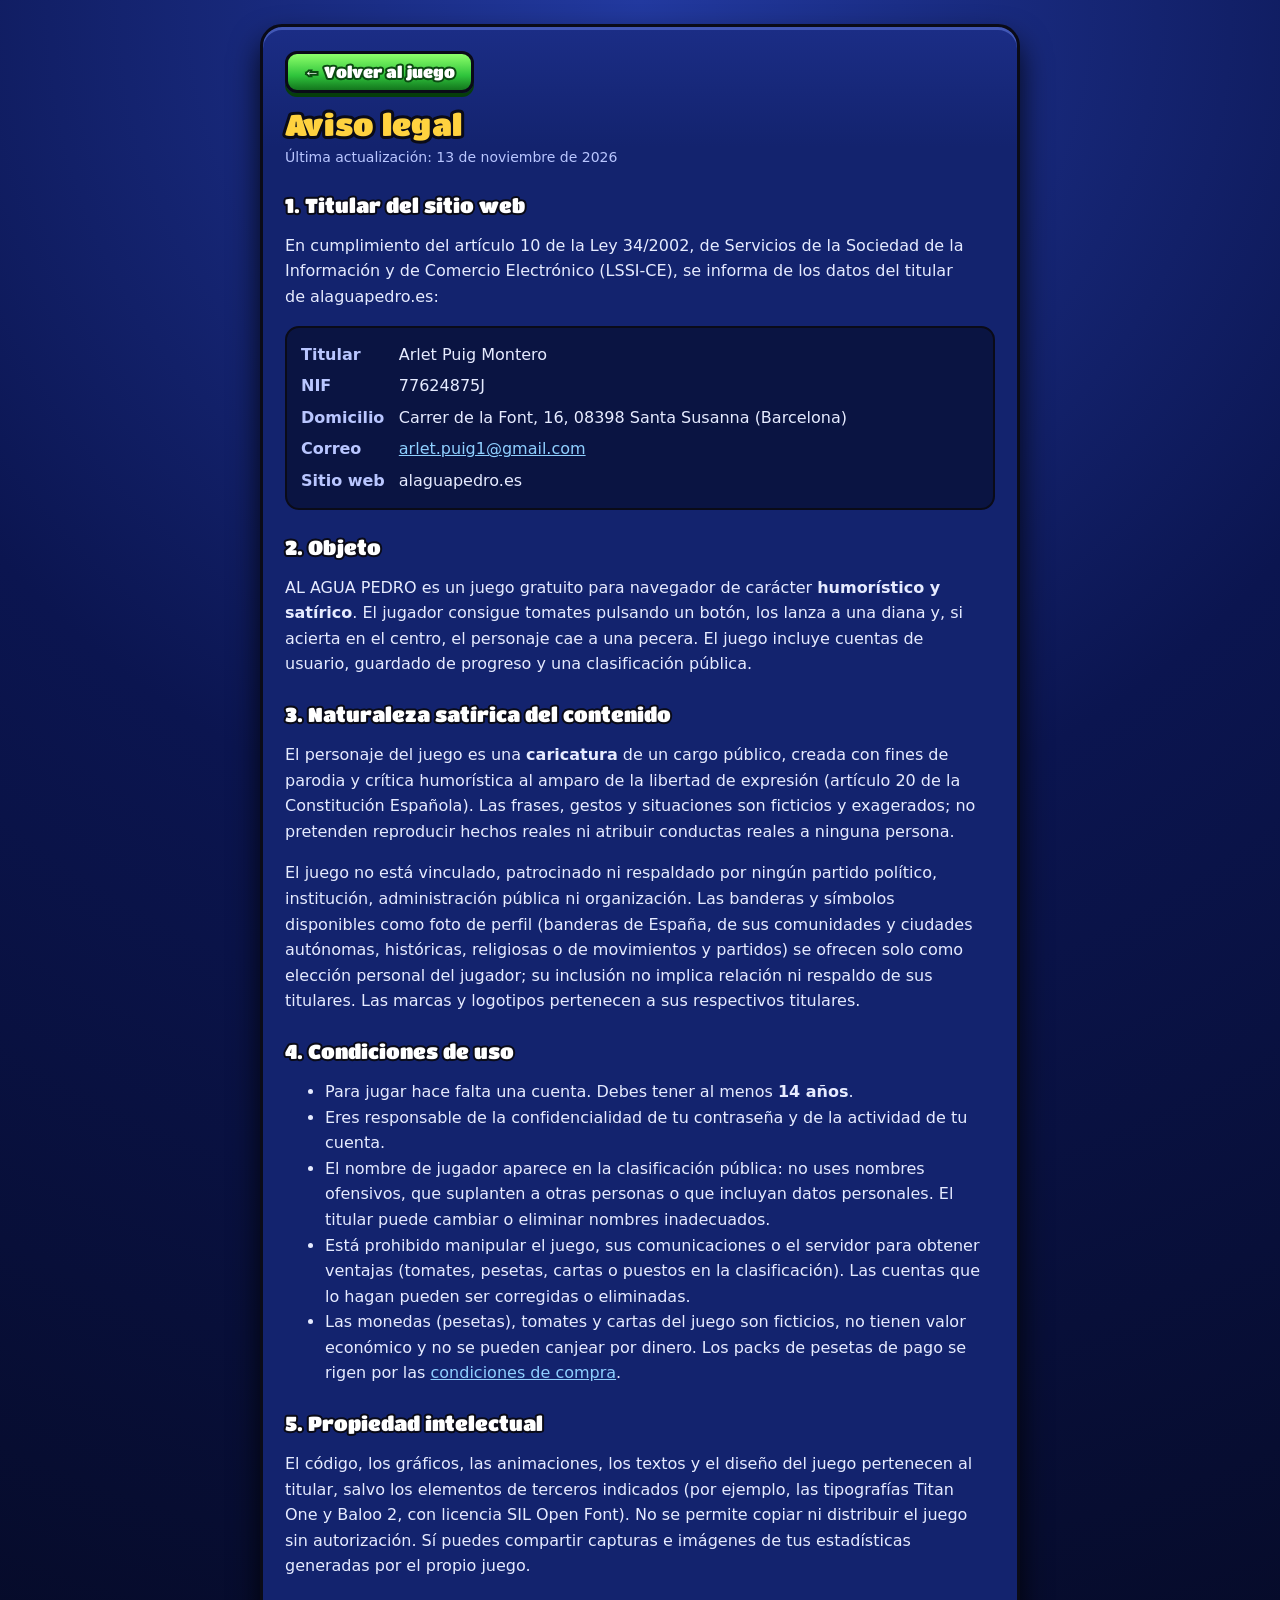
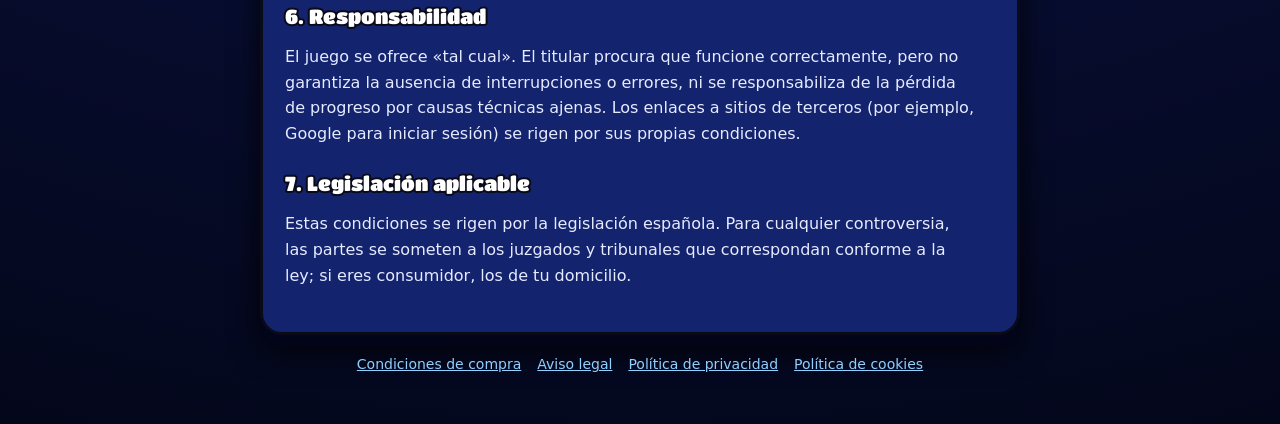
<file: legal/aviso-legal.html>
<!DOCTYPE html>
<html lang="es">
<head>
<meta charset="UTF-8">
<meta name="viewport" content="width=device-width, initial-scale=1, viewport-fit=cover">
<title>Aviso legal · AL AGUA PEDRO</title>
<meta name="robots" content="noindex">
<link rel="icon" href="../favicon.ico" sizes="any">
<link rel="icon" href="../assets/icons/favicon-96.png?v=49" type="image/png" sizes="96x96">
<link rel="stylesheet" href="legal.css">
<script src="titular.js"></script>
</head>
<body>
<main>
  <a class="back" href="../">← Volver al juego</a>
  <h1>Aviso legal</h1>
  <p class="upd">Última actualización: <span data-t="actualizado"></span></p>

  <h2>1. Titular del sitio web</h2>
  <p>En cumplimiento del artículo 10 de la Ley 34/2002, de Servicios de la Sociedad de la Información y de Comercio Electrónico (LSSI-CE), se informa de los datos del titular de <span data-t="web"></span>:</p>
  <dl>
    <dt>Titular</dt><dd data-t="nombre"></dd>
    <dt>NIF</dt><dd data-t="nif"></dd>
    <dt>Domicilio</dt><dd data-t="domicilio"></dd>
    <dt>Correo</dt><dd><a data-t="email"></a></dd>
    <dt>Sitio web</dt><dd data-t="web"></dd>
  </dl>

  <h2>2. Objeto</h2>
  <p>AL AGUA PEDRO es un juego gratuito para navegador de carácter <b>humorístico y satírico</b>. El jugador consigue tomates pulsando un botón, los lanza a una diana y, si acierta en el centro, el personaje cae a una pecera. El juego incluye cuentas de usuario, guardado de progreso y una clasificación pública.</p>

  <h2>3. Naturaleza satírica del contenido</h2>
  <p>El personaje del juego es una <b>caricatura</b> de un cargo público, creada con fines de parodia y crítica humorística al amparo de la libertad de expresión (artículo 20 de la Constitución Española). Las frases, gestos y situaciones son ficticios y exagerados; no pretenden reproducir hechos reales ni atribuir conductas reales a ninguna persona.</p>
  <p>El juego no está vinculado, patrocinado ni respaldado por ningún partido político, institución, administración pública ni organización. Las banderas y símbolos disponibles como foto de perfil (banderas de España, de sus comunidades y ciudades autónomas, históricas, religiosas o de movimientos y partidos) se ofrecen solo como elección personal del jugador; su inclusión no implica relación ni respaldo de sus titulares. Las marcas y logotipos pertenecen a sus respectivos titulares.</p>

  <h2>4. Condiciones de uso</h2>
  <ul>
    <li>Para jugar hace falta una cuenta. Debes tener al menos <b>14 años</b>.</li>
    <li>Eres responsable de la confidencialidad de tu contraseña y de la actividad de tu cuenta.</li>
    <li>El nombre de jugador aparece en la clasificación pública: no uses nombres ofensivos, que suplanten a otras personas o que incluyan datos personales. El titular puede cambiar o eliminar nombres inadecuados.</li>
    <li>Está prohibido manipular el juego, sus comunicaciones o el servidor para obtener ventajas (tomates, pesetas, cartas o puestos en la clasificación). Las cuentas que lo hagan pueden ser corregidas o eliminadas.</li>
    <li>Las monedas (pesetas), tomates y cartas del juego son ficticios, no tienen valor económico y no se pueden canjear por dinero. Los packs de pesetas de pago se rigen por las <a href="compras.html">condiciones de compra</a>.</li>
  </ul>

  <h2>5. Propiedad intelectual</h2>
  <p>El código, los gráficos, las animaciones, los textos y el diseño del juego pertenecen al titular, salvo los elementos de terceros indicados (por ejemplo, las tipografías Titan One y Baloo 2, con licencia SIL Open Font). No se permite copiar ni distribuir el juego sin autorización. Sí puedes compartir capturas e imágenes de tus estadísticas generadas por el propio juego.</p>

  <h2>6. Responsabilidad</h2>
  <p>El juego se ofrece «tal cual». El titular procura que funcione correctamente, pero no garantiza la ausencia de interrupciones o errores, ni se responsabiliza de la pérdida de progreso por causas técnicas ajenas. Los enlaces a sitios de terceros (por ejemplo, Google para iniciar sesión) se rigen por sus propias condiciones.</p>

  <h2>7. Legislación aplicable</h2>
  <p>Estas condiciones se rigen por la legislación española. Para cualquier controversia, las partes se someten a los juzgados y tribunales que correspondan conforme a la ley; si eres consumidor, los de tu domicilio.</p>
</main>
<nav class="legal"><a href="compras.html">Condiciones de compra</a><a href="aviso-legal.html">Aviso legal</a><a href="privacidad.html">Política de privacidad</a><a href="cookies.html">Política de cookies</a></nav>
</body>
</html>
</file>
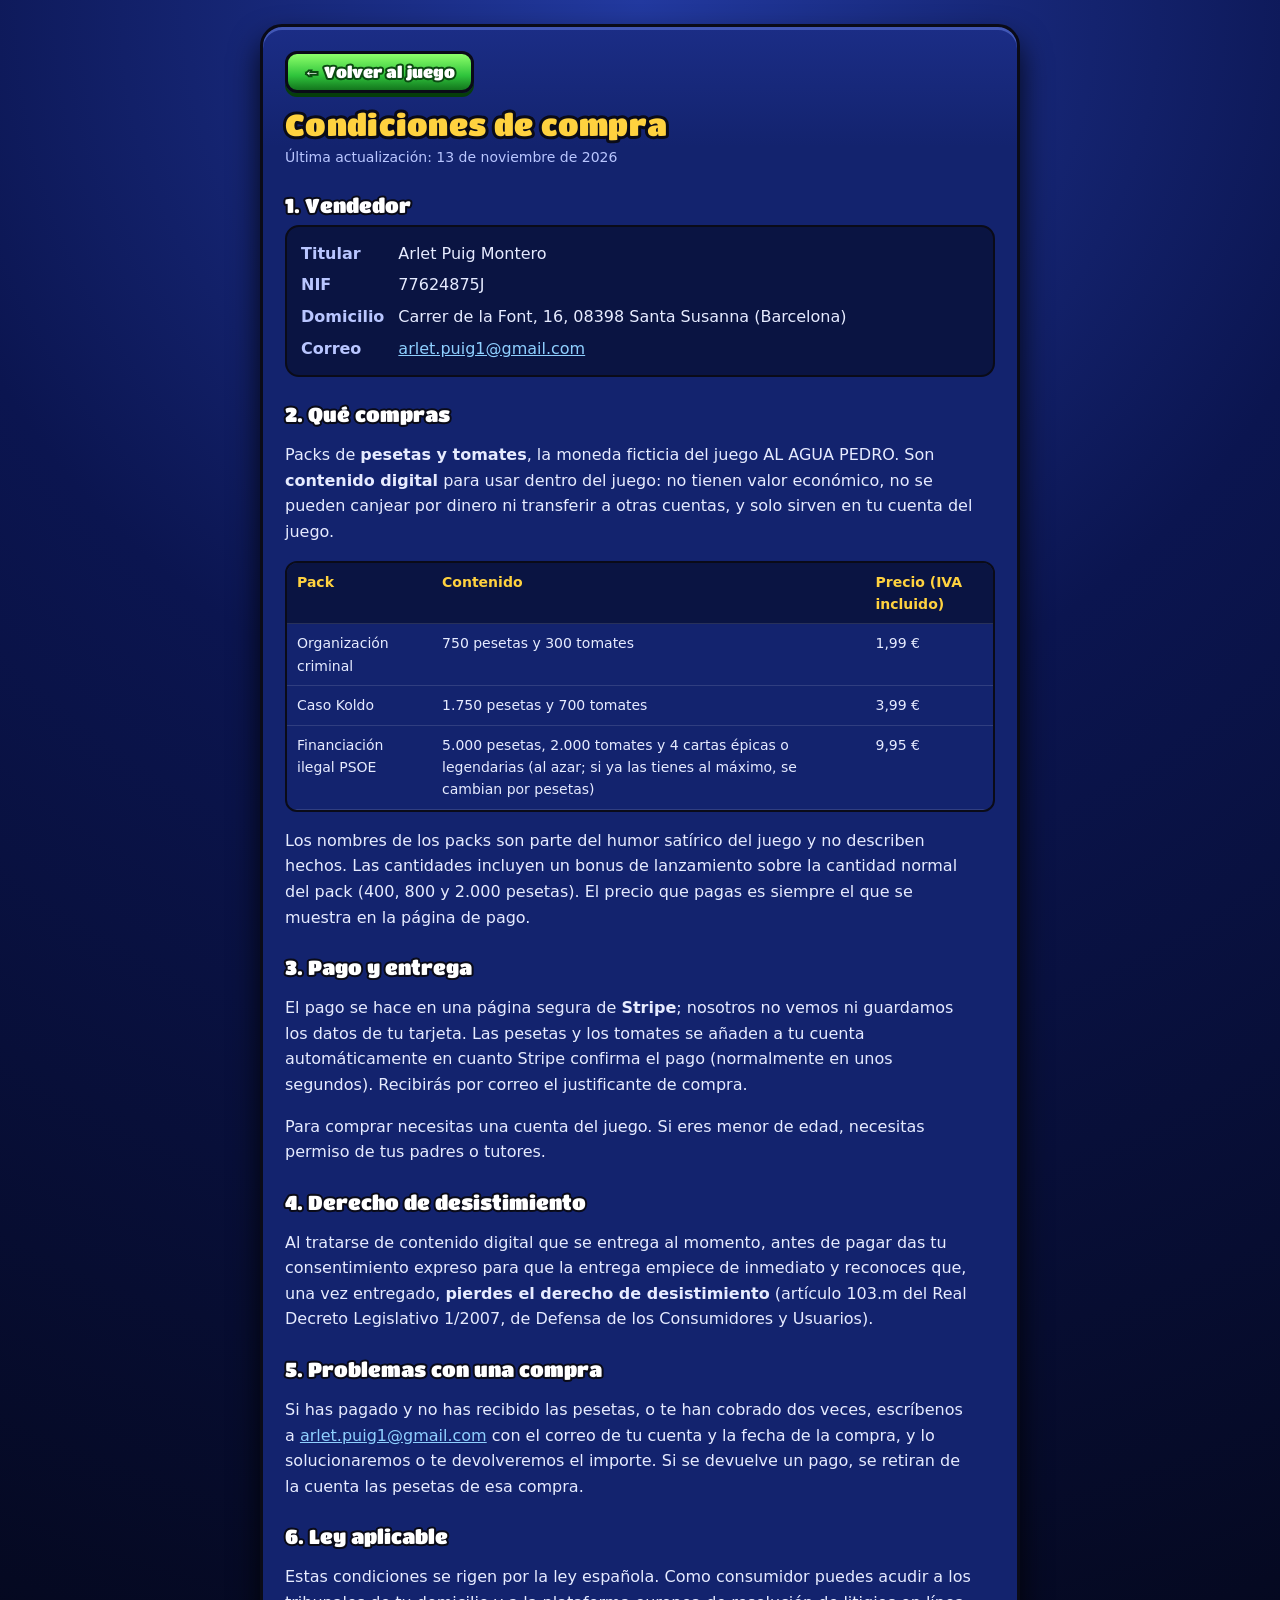
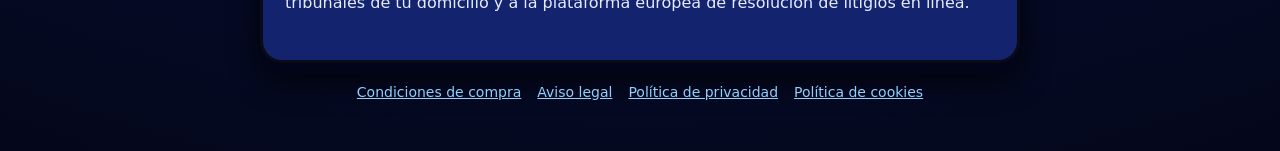
<file: legal/compras.html>
<!DOCTYPE html>
<html lang="es">
<head>
<meta charset="UTF-8">
<meta name="viewport" content="width=device-width, initial-scale=1, viewport-fit=cover">
<title>Condiciones de compra · AL AGUA PEDRO</title>
<meta name="robots" content="noindex">
<link rel="icon" href="../favicon.ico" sizes="any">
<link rel="icon" href="../assets/icons/favicon-96.png?v=49" type="image/png" sizes="96x96">
<link rel="stylesheet" href="legal.css">
<script src="titular.js"></script>
</head>
<body>
<main>
  <a class="back" href="../">← Volver al juego</a>
  <h1>Condiciones de compra</h1>
  <p class="upd">Última actualización: <span data-t="actualizado"></span></p>

  <h2>1. Vendedor</h2>
  <dl>
    <dt>Titular</dt><dd data-t="nombre"></dd>
    <dt>NIF</dt><dd data-t="nif"></dd>
    <dt>Domicilio</dt><dd data-t="domicilio"></dd>
    <dt>Correo</dt><dd><a data-t="email"></a></dd>
  </dl>

  <h2>2. Qué compras</h2>
  <p>Packs de <b>pesetas y tomates</b>, la moneda ficticia del juego AL AGUA PEDRO. Son <b>contenido digital</b> para usar dentro del juego: no tienen valor económico, no se pueden canjear por dinero ni transferir a otras cuentas, y solo sirven en tu cuenta del juego.</p>
  <div class="tw"><table>
    <tr><th>Pack</th><th>Contenido</th><th>Precio (IVA incluido)</th></tr>
    <tr><td>Organización criminal</td><td>750 pesetas y 300 tomates</td><td>1,99 €</td></tr>
    <tr><td>Caso Koldo</td><td>1.750 pesetas y 700 tomates</td><td>3,99 €</td></tr>
    <tr><td>Financiación ilegal PSOE</td><td>5.000 pesetas, 2.000 tomates y 4 cartas épicas o legendarias (al azar; si ya las tienes al máximo, se cambian por pesetas)</td><td>9,95 €</td></tr>
  </table></div>
  <p>Los nombres de los packs son parte del humor satírico del juego y no describen hechos. Las cantidades incluyen un bonus de lanzamiento sobre la cantidad normal del pack (400, 800 y 2.000 pesetas). El precio que pagas es siempre el que se muestra en la página de pago.</p>

  <h2>3. Pago y entrega</h2>
  <p>El pago se hace en una página segura de <b>Stripe</b>; nosotros no vemos ni guardamos los datos de tu tarjeta. Las pesetas y los tomates se añaden a tu cuenta automáticamente en cuanto Stripe confirma el pago (normalmente en unos segundos). Recibirás por correo el justificante de compra.</p>
  <p>Para comprar necesitas una cuenta del juego. Si eres menor de edad, necesitas permiso de tus padres o tutores.</p>

  <h2>4. Derecho de desistimiento</h2>
  <p>Al tratarse de contenido digital que se entrega al momento, antes de pagar das tu consentimiento expreso para que la entrega empiece de inmediato y reconoces que, una vez entregado, <b>pierdes el derecho de desistimiento</b> (artículo 103.m del Real Decreto Legislativo 1/2007, de Defensa de los Consumidores y Usuarios).</p>

  <h2>5. Problemas con una compra</h2>
  <p>Si has pagado y no has recibido las pesetas, o te han cobrado dos veces, escríbenos a <a data-t="email"></a> con el correo de tu cuenta y la fecha de la compra, y lo solucionaremos o te devolveremos el importe. Si se devuelve un pago, se retiran de la cuenta las pesetas de esa compra.</p>

  <h2>6. Ley aplicable</h2>
  <p>Estas condiciones se rigen por la ley española. Como consumidor puedes acudir a los tribunales de tu domicilio y a la plataforma europea de resolución de litigios en línea.</p>
</main>
<nav class="legal"><a href="compras.html">Condiciones de compra</a><a href="aviso-legal.html">Aviso legal</a><a href="privacidad.html">Política de privacidad</a><a href="cookies.html">Política de cookies</a></nav>
</body>
</html>
</file>
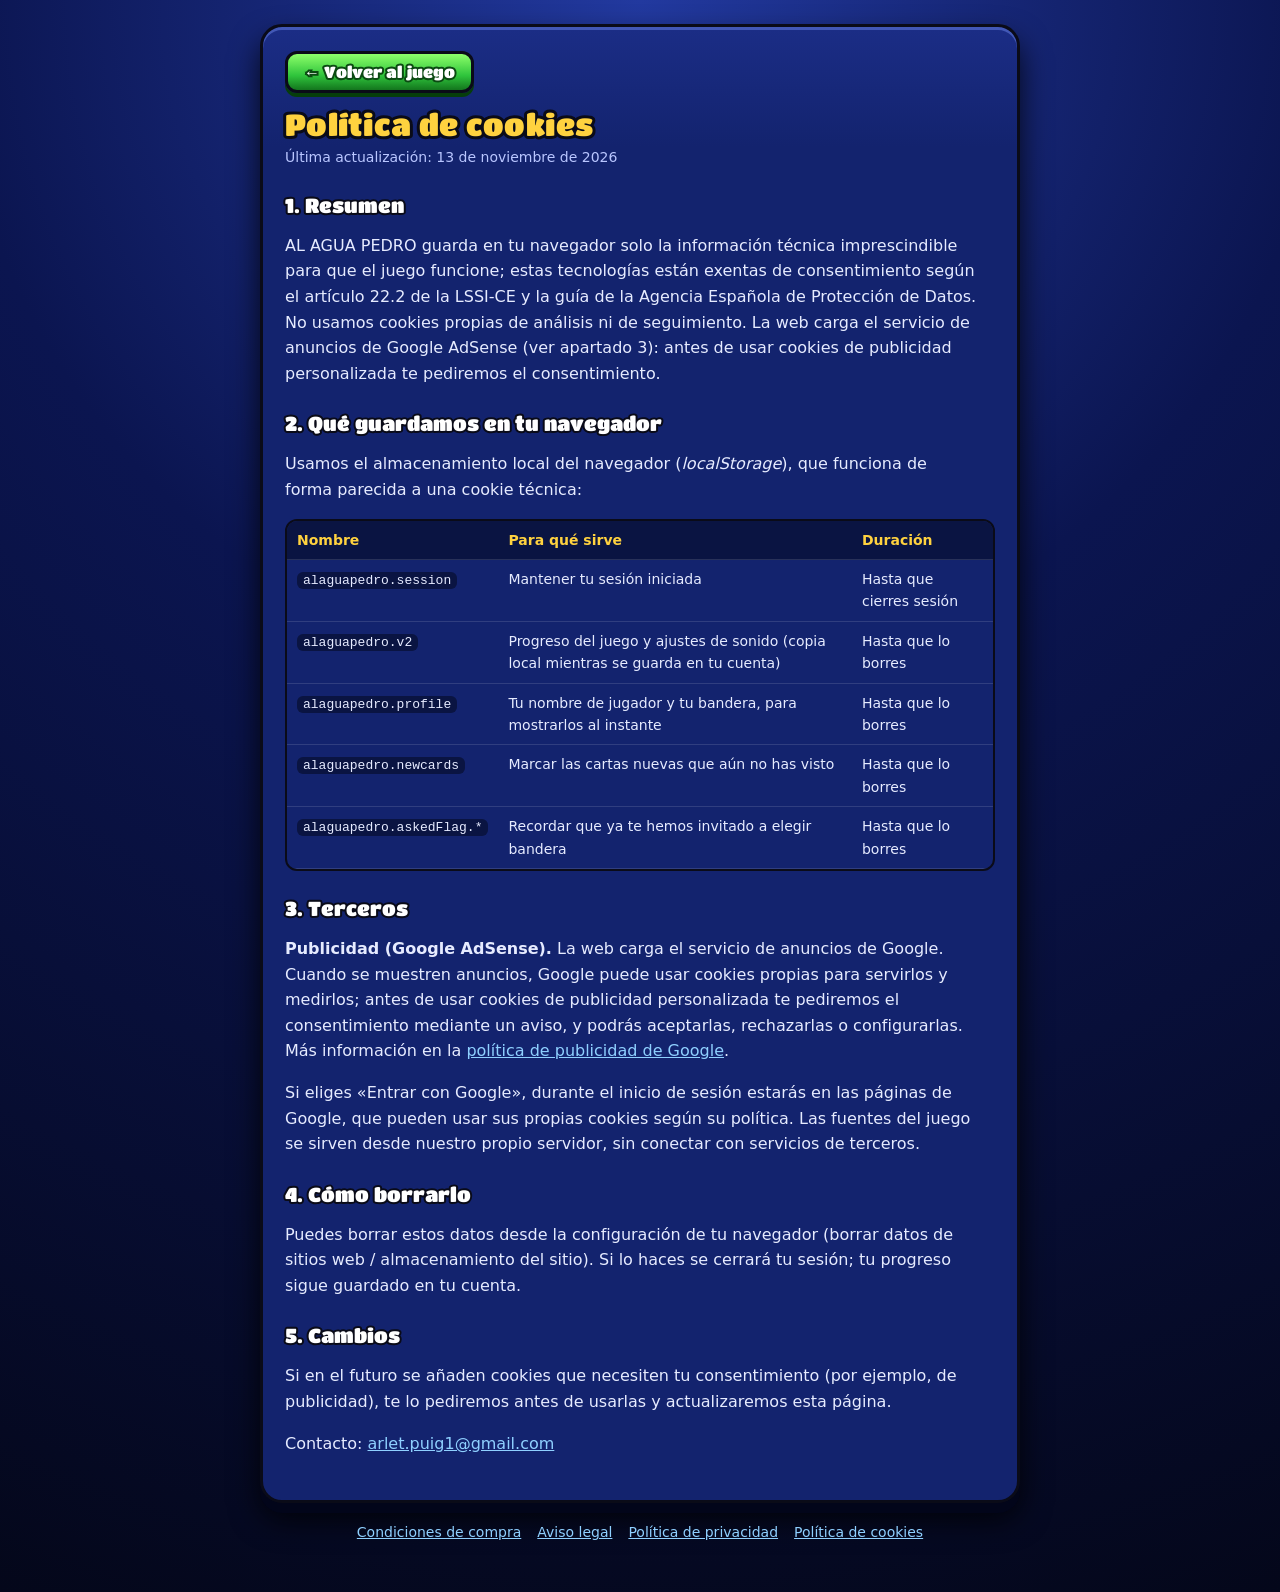
<file: legal/cookies.html>
<!DOCTYPE html>
<html lang="es">
<head>
<meta charset="UTF-8">
<meta name="viewport" content="width=device-width, initial-scale=1, viewport-fit=cover">
<title>Política de cookies · AL AGUA PEDRO</title>
<meta name="robots" content="noindex">
<link rel="icon" href="../favicon.ico" sizes="any">
<link rel="icon" href="../assets/icons/favicon-96.png?v=49" type="image/png" sizes="96x96">
<link rel="stylesheet" href="legal.css">
<script src="titular.js"></script>
</head>
<body>
<main>
  <a class="back" href="../">← Volver al juego</a>
  <h1>Política de cookies</h1>
  <p class="upd">Última actualización: <span data-t="actualizado"></span></p>

  <h2>1. Resumen</h2>
  <p>AL AGUA PEDRO guarda en tu navegador solo la información técnica imprescindible para que el juego funcione; estas tecnologías están exentas de consentimiento según el artículo 22.2 de la LSSI-CE y la guía de la Agencia Española de Protección de Datos. No usamos cookies propias de análisis ni de seguimiento. La web carga el servicio de anuncios de Google AdSense (ver apartado 3): antes de usar cookies de publicidad personalizada te pediremos el consentimiento.</p>

  <h2>2. Qué guardamos en tu navegador</h2>
  <p>Usamos el almacenamiento local del navegador (<i>localStorage</i>), que funciona de forma parecida a una cookie técnica:</p>
  <div class="tw"><table>
    <tr><th>Nombre</th><th>Para qué sirve</th><th>Duración</th></tr>
    <tr><td><code>alaguapedro.session</code></td><td>Mantener tu sesión iniciada</td><td>Hasta que cierres sesión</td></tr>
    <tr><td><code>alaguapedro.v2</code></td><td>Progreso del juego y ajustes de sonido (copia local mientras se guarda en tu cuenta)</td><td>Hasta que lo borres</td></tr>
    <tr><td><code>alaguapedro.profile</code></td><td>Tu nombre de jugador y tu bandera, para mostrarlos al instante</td><td>Hasta que lo borres</td></tr>
    <tr><td><code>alaguapedro.newcards</code></td><td>Marcar las cartas nuevas que aún no has visto</td><td>Hasta que lo borres</td></tr>
    <tr><td><code>alaguapedro.askedFlag.*</code></td><td>Recordar que ya te hemos invitado a elegir bandera</td><td>Hasta que lo borres</td></tr>
  </table></div>

  <h2>3. Terceros</h2>
  <p><b>Publicidad (Google AdSense).</b> La web carga el servicio de anuncios de Google. Cuando se muestren anuncios, Google puede usar cookies propias para servirlos y medirlos; antes de usar cookies de publicidad personalizada te pediremos el consentimiento mediante un aviso, y podrás aceptarlas, rechazarlas o configurarlas. Más información en la <a href="https://policies.google.com/technologies/ads?hl=es" target="_blank" rel="noopener">política de publicidad de Google</a>.</p>
  <p>Si eliges «Entrar con Google», durante el inicio de sesión estarás en las páginas de Google, que pueden usar sus propias cookies según su política. Las fuentes del juego se sirven desde nuestro propio servidor, sin conectar con servicios de terceros.</p>

  <h2>4. Cómo borrarlo</h2>
  <p>Puedes borrar estos datos desde la configuración de tu navegador (borrar datos de sitios web / almacenamiento del sitio). Si lo haces se cerrará tu sesión; tu progreso sigue guardado en tu cuenta.</p>

  <h2>5. Cambios</h2>
  <p>Si en el futuro se añaden cookies que necesiten tu consentimiento (por ejemplo, de publicidad), te lo pediremos antes de usarlas y actualizaremos esta página.</p>
  <p>Contacto: <a data-t="email"></a></p>
</main>
<nav class="legal"><a href="compras.html">Condiciones de compra</a><a href="aviso-legal.html">Aviso legal</a><a href="privacidad.html">Política de privacidad</a><a href="cookies.html">Política de cookies</a></nav>
</body>
</html>
</file>
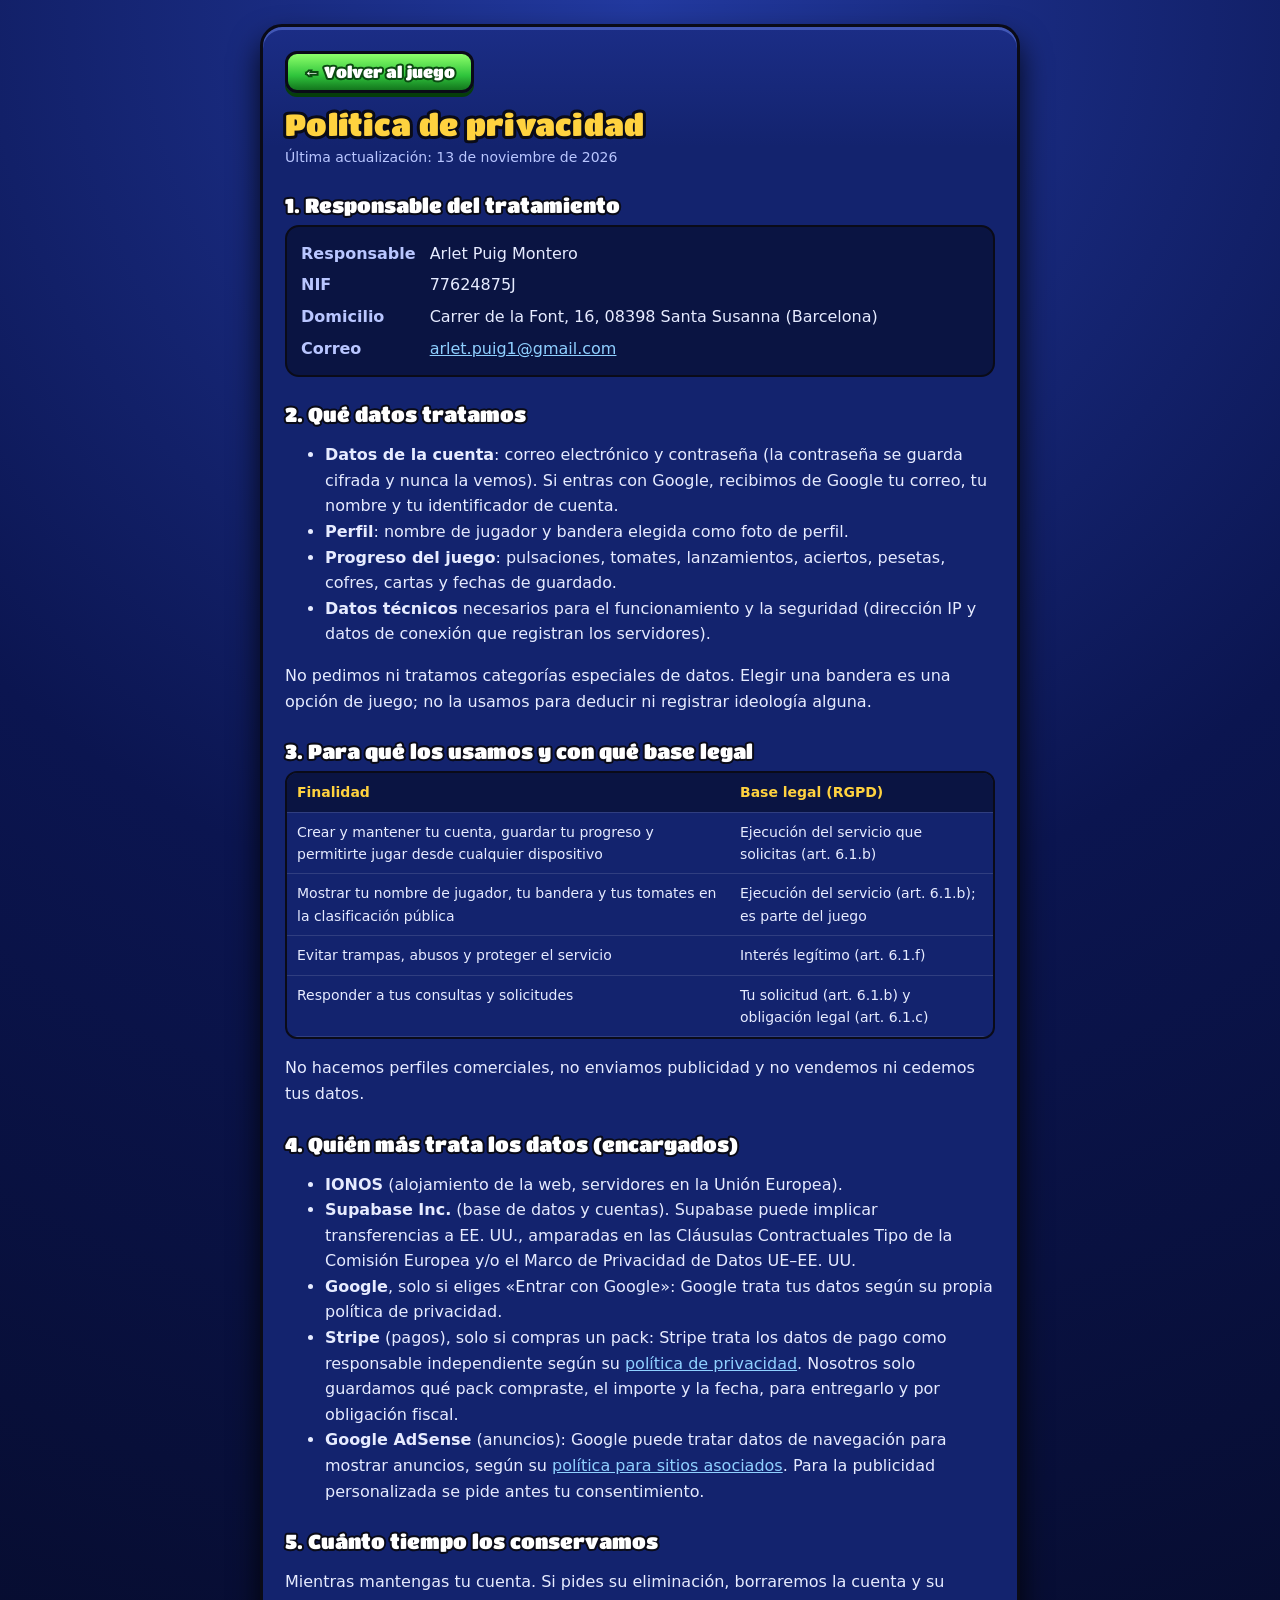
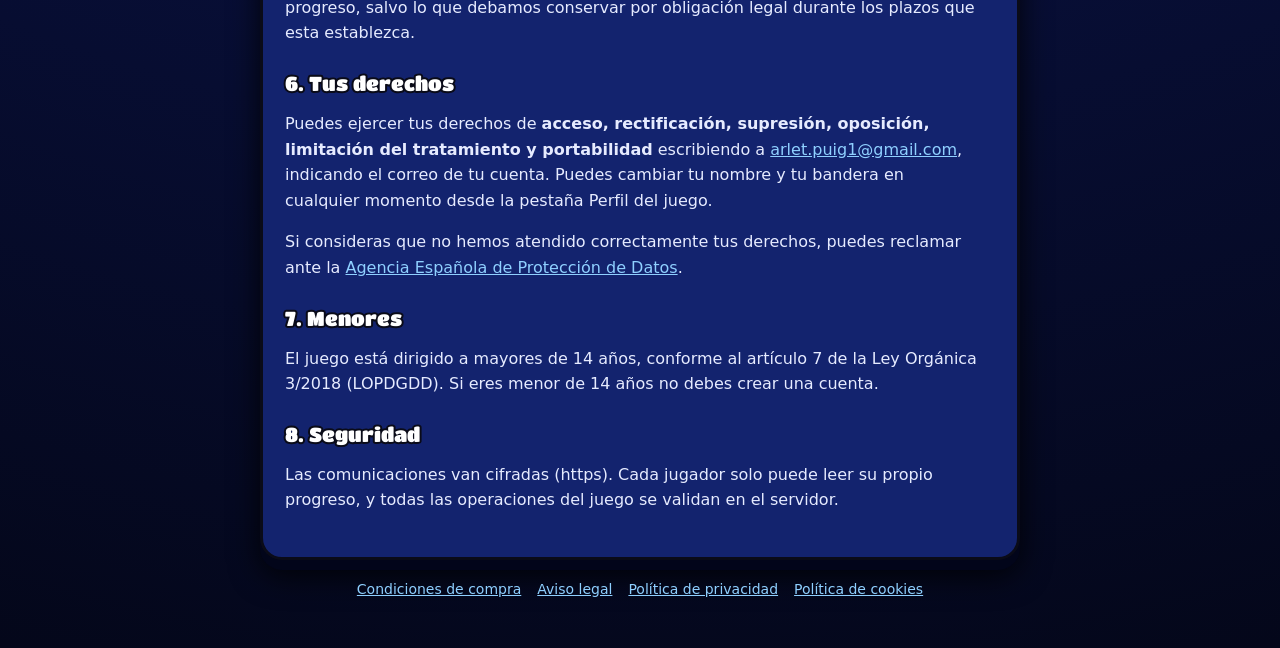
<file: legal/privacidad.html>
<!DOCTYPE html>
<html lang="es">
<head>
<meta charset="UTF-8">
<meta name="viewport" content="width=device-width, initial-scale=1, viewport-fit=cover">
<title>Política de privacidad · AL AGUA PEDRO</title>
<meta name="robots" content="noindex">
<link rel="icon" href="../favicon.ico" sizes="any">
<link rel="icon" href="../assets/icons/favicon-96.png?v=49" type="image/png" sizes="96x96">
<link rel="stylesheet" href="legal.css">
<script src="titular.js"></script>
</head>
<body>
<main>
  <a class="back" href="../">← Volver al juego</a>
  <h1>Política de privacidad</h1>
  <p class="upd">Última actualización: <span data-t="actualizado"></span></p>

  <h2>1. Responsable del tratamiento</h2>
  <dl>
    <dt>Responsable</dt><dd data-t="nombre"></dd>
    <dt>NIF</dt><dd data-t="nif"></dd>
    <dt>Domicilio</dt><dd data-t="domicilio"></dd>
    <dt>Correo</dt><dd><a data-t="email"></a></dd>
  </dl>

  <h2>2. Qué datos tratamos</h2>
  <ul>
    <li><b>Datos de la cuenta</b>: correo electrónico y contraseña (la contraseña se guarda cifrada y nunca la vemos). Si entras con Google, recibimos de Google tu correo, tu nombre y tu identificador de cuenta.</li>
    <li><b>Perfil</b>: nombre de jugador y bandera elegida como foto de perfil.</li>
    <li><b>Progreso del juego</b>: pulsaciones, tomates, lanzamientos, aciertos, pesetas, cofres, cartas y fechas de guardado.</li>
    <li><b>Datos técnicos</b> necesarios para el funcionamiento y la seguridad (dirección IP y datos de conexión que registran los servidores).</li>
  </ul>
  <p>No pedimos ni tratamos categorías especiales de datos. Elegir una bandera es una opción de juego; no la usamos para deducir ni registrar ideología alguna.</p>

  <h2>3. Para qué los usamos y con qué base legal</h2>
  <div class="tw"><table>
    <tr><th>Finalidad</th><th>Base legal (RGPD)</th></tr>
    <tr><td>Crear y mantener tu cuenta, guardar tu progreso y permitirte jugar desde cualquier dispositivo</td><td>Ejecución del servicio que solicitas (art. 6.1.b)</td></tr>
    <tr><td>Mostrar tu nombre de jugador, tu bandera y tus tomates en la clasificación pública</td><td>Ejecución del servicio (art. 6.1.b); es parte del juego</td></tr>
    <tr><td>Evitar trampas, abusos y proteger el servicio</td><td>Interés legítimo (art. 6.1.f)</td></tr>
    <tr><td>Responder a tus consultas y solicitudes</td><td>Tu solicitud (art. 6.1.b) y obligación legal (art. 6.1.c)</td></tr>
  </table></div>
  <p>No hacemos perfiles comerciales, no enviamos publicidad y no vendemos ni cedemos tus datos.</p>

  <h2>4. Quién más trata los datos (encargados)</h2>
  <ul>
    <li><b>IONOS</b> (alojamiento de la web, servidores en la Unión Europea).</li>
    <li><b>Supabase Inc.</b> (base de datos y cuentas). Supabase puede implicar transferencias a EE. UU., amparadas en las Cláusulas Contractuales Tipo de la Comisión Europea y/o el Marco de Privacidad de Datos UE–EE. UU.</li>
    <li><b>Google</b>, solo si eliges «Entrar con Google»: Google trata tus datos según su propia política de privacidad.</li>
    <li><b>Stripe</b> (pagos), solo si compras un pack: Stripe trata los datos de pago como responsable independiente según su <a href="https://stripe.com/es/privacy" target="_blank" rel="noopener">política de privacidad</a>. Nosotros solo guardamos qué pack compraste, el importe y la fecha, para entregarlo y por obligación fiscal.</li>
    <li><b>Google AdSense</b> (anuncios): Google puede tratar datos de navegación para mostrar anuncios, según su <a href="https://policies.google.com/technologies/partner-sites?hl=es" target="_blank" rel="noopener">política para sitios asociados</a>. Para la publicidad personalizada se pide antes tu consentimiento.</li>
  </ul>

  <h2>5. Cuánto tiempo los conservamos</h2>
  <p>Mientras mantengas tu cuenta. Si pides su eliminación, borraremos la cuenta y su progreso, salvo lo que debamos conservar por obligación legal durante los plazos que esta establezca.</p>

  <h2>6. Tus derechos</h2>
  <p>Puedes ejercer tus derechos de <b>acceso, rectificación, supresión, oposición, limitación del tratamiento y portabilidad</b> escribiendo a <a data-t="email"></a>, indicando el correo de tu cuenta. Puedes cambiar tu nombre y tu bandera en cualquier momento desde la pestaña Perfil del juego.</p>
  <p>Si consideras que no hemos atendido correctamente tus derechos, puedes reclamar ante la <a href="https://www.aepd.es" target="_blank" rel="noopener">Agencia Española de Protección de Datos</a>.</p>

  <h2>7. Menores</h2>
  <p>El juego está dirigido a mayores de 14 años, conforme al artículo 7 de la Ley Orgánica 3/2018 (LOPDGDD). Si eres menor de 14 años no debes crear una cuenta.</p>

  <h2>8. Seguridad</h2>
  <p>Las comunicaciones van cifradas (https). Cada jugador solo puede leer su propio progreso, y todas las operaciones del juego se validan en el servidor.</p>
</main>
<nav class="legal"><a href="compras.html">Condiciones de compra</a><a href="aviso-legal.html">Aviso legal</a><a href="privacidad.html">Política de privacidad</a><a href="cookies.html">Política de cookies</a></nav>
</body>
</html>
</file>
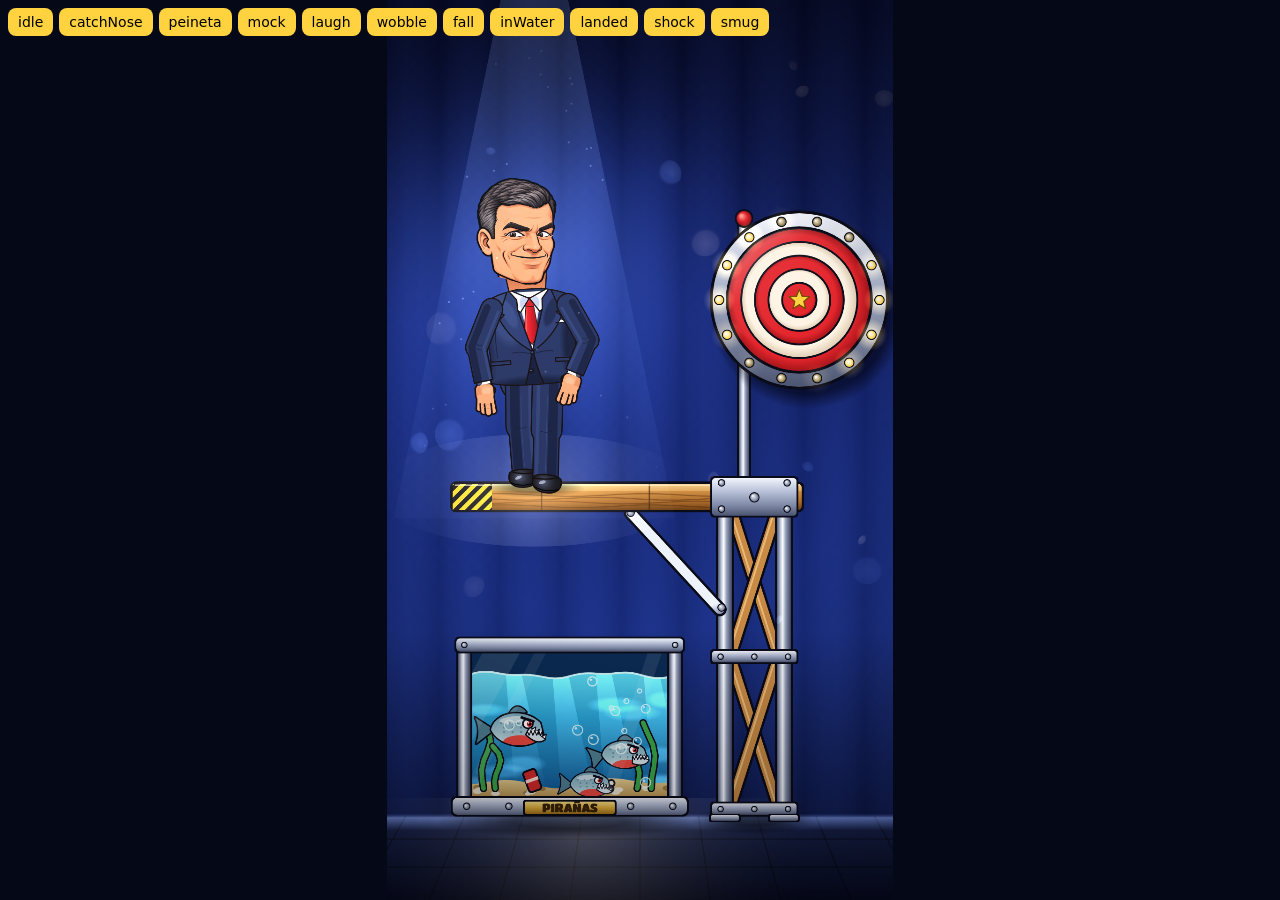
<file: tools/pedro-demo.html>
<!doctype html>
<html lang="es">
<head>
<meta charset="utf-8">
<meta name="viewport" content="width=device-width,initial-scale=1">
<title>Al agua Pedro: escena</title>
<style>
  @font-face { font-family: 'Titan One'; src: url('../assets/fonts/titan-one-latin-400-normal.woff2') format('woff2'); }
  html, body { margin: 0; background: #050817; color: #fff; font: 14px system-ui, sans-serif; }
  #ui { position: fixed; left: 8px; top: 8px; display: flex; gap: 6px; z-index: 2; }
  #ui button { font: inherit; padding: 6px 10px; border-radius: 8px; border: 0; background: #ffd23f; cursor: pointer; }
  canvas { display: block; margin: 0 auto; max-width: 100vw; max-height: 100vh; }
</style>
</head>
<body>
<div id="ui"></div>
<canvas id="c" width="1080" height="1920"></canvas>
<script type="module">
import { loadPedro, ROOT } from '../js/game/pedro-rig.js';
import { CLIPS, sample } from '../js/game/pedro-anims.js';
import { drawStageBack, drawStageFront, pedroShadow, PLANK } from '../js/game/stage-art.js';

await document.fonts.load('26px "Titan One"');
const cv = document.getElementById('c'), ctx = cv.getContext('2d');
const rig = await loadPedro('../assets/pedro/');
const PED = { s: 0.3, x: 430 };                        // escala de Pedro y su posición en el tablón

window.frame = (name, t) => {
  const P = sample(CLIPS[name], t);
  const x = PED.x + P.px * PED.s;
  ctx.setTransform(1, 0, 0, 1, 0, 0); ctx.filter = 'none'; ctx.globalAlpha = 1;
  drawStageBack(ctx, t, x);
  pedroShadow(ctx, x + (P.bx || 0) * PED.s, 1 - P.walkAmt * 0.15);
  ctx.save();
  ctx.translate(PED.x, PLANK.y + 4); ctx.scale(PED.s, PED.s); ctx.translate(-ROOT[0], -ROOT[1]);
  rig.draw(ctx, P, t);
  ctx.restore();
  ctx.setTransform(1, 0, 0, 1, 0, 0); ctx.filter = 'none'; ctx.globalAlpha = 1;
  drawStageFront(ctx, t, x);
};
window.clipDur = name => CLIPS[name].dur;
window.ready = true;
let current = 'idle', t0 = performance.now();
const ui = document.getElementById('ui');
for (const n of Object.keys(CLIPS)) { const b = document.createElement('button'); b.textContent = n; b.onclick = () => { current = n; t0 = performance.now(); }; ui.append(b); }
if (!new URLSearchParams(location.search).has('manual')) {
  (function loop() { const c = CLIPS[current]; let t = (performance.now() - t0) / 1000; if (t > c.dur) { t0 = performance.now(); t = 0; } window.frame(current, t); requestAnimationFrame(loop); })();
}
</script>
</body>
</html>
</file>
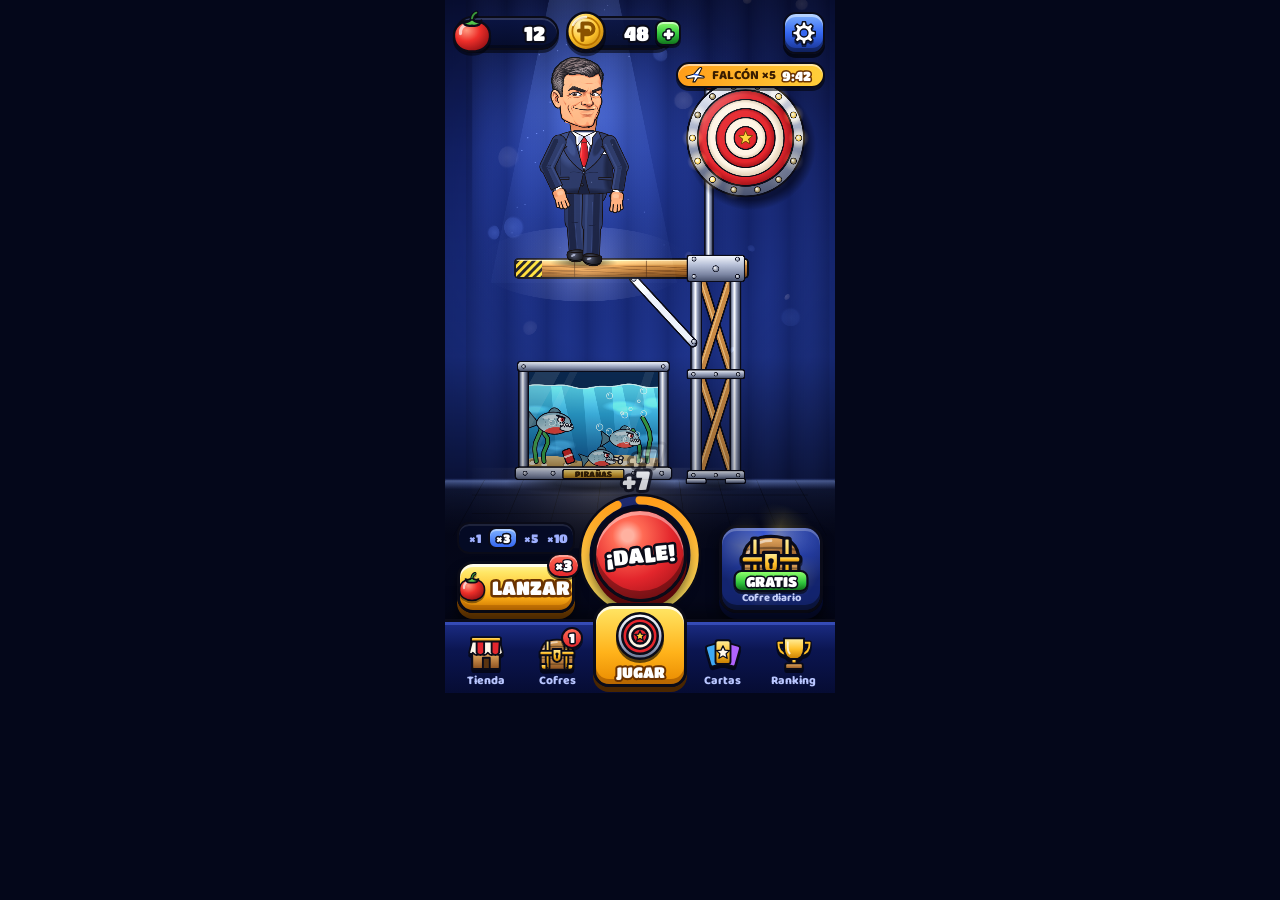
<file: tools/ui-propuesta.html>
<!doctype html>
<html lang="es">
<head>
<meta charset="utf-8">
<meta name="viewport" content="width=device-width,initial-scale=1,viewport-fit=cover">
<title>Al agua Pedro: propuesta de interfaz</title>
<style>
@font-face { font-family: 'Titan One'; src: url('../assets/fonts/titan-one-latin-400-normal.woff2') format('woff2'); }
@font-face { font-family: 'Baloo 2'; font-weight: 800; src: url('../assets/fonts/baloo-2-latin-800-normal.woff2') format('woff2'); }
@font-face { font-family: 'Baloo 2'; font-weight: 600; src: url('../assets/fonts/baloo-2-latin-600-normal.woff2') format('woff2'); }
:root {
  --ink: #0a0b18;
  --navy: #0d1849; --navy2: #070d2c;
  --gold1: #ffe766; --gold2: #ffb21a; --gold3: #b86a00;
  --red1: #ff6b55; --red2: #e3262c; --red3: #8c0c12;
  --green1: #8dff6a; --green2: #2fc43c; --green3: #13751d;
  --blue1: #7fb2ff; --blue2: #3567f0; --blue3: #16308c;
  --stroke: 0 0 0 transparent;
}
* { box-sizing: border-box; -webkit-tap-highlight-color: transparent; }
html, body { margin: 0; height: 100%; background: #04071a; overflow: hidden; }
#app { position: relative; width: 390px; height: 693px; margin: 0 auto; overflow: hidden; font-family: 'Baloo 2', sans-serif; color: #fff; user-select: none; }
#scene { position: absolute; inset: 0; width: 100%; height: 100%; }
button { font: inherit; color: inherit; border: 0; background: none; padding: 0; cursor: pointer; }
svg { display: block; }
/* texto de juego: blanco con contorno grueso */
.t { font-family: 'Titan One', sans-serif; letter-spacing: .02em; paint-order: stroke fill; -webkit-text-stroke: 5px var(--ink); color: #fff; }
.t.s { -webkit-text-stroke: 4px var(--ink); }

/* ---------------------------------------------------------------- barra superior */
.top { position: absolute; left: 10px; right: 10px; top: 12px; display: flex; align-items: center; gap: 10px; z-index: 3; }
.res { position: relative; height: 34px; min-width: 104px; padding: 0 12px 0 40px; display: flex; align-items: center; justify-content: flex-end;
  border-radius: 18px; background: linear-gradient(#0a1442e6, #040a26e6); border: 2.5px solid var(--ink);
  box-shadow: inset 0 2px 0 #ffffff26, inset 0 -3px 0 #00000055, 0 3px 0 #0008; }
.res .ri { position: absolute; left: -8px; top: 50%; width: 46px; height: 46px; transform: translateY(-52%); filter: drop-shadow(0 3px 0 #0007); }
.res b { font: 20px 'Titan One'; paint-order: stroke fill; -webkit-text-stroke: 4px var(--ink); }
.res .plus { position: absolute; right: -10px; top: 50%; transform: translateY(-50%); width: 26px; height: 26px; border-radius: 8px;
  background: linear-gradient(var(--green1), var(--green2) 55%, var(--green3)); border: 2.5px solid var(--ink); box-shadow: inset 0 2px 0 #fff8, 0 2px 0 #0008;
  font: 20px/18px 'Titan One'; -webkit-text-stroke: 3px var(--ink); paint-order: stroke fill; }
.res.coin { padding-right: 22px; }
.spacer { flex: 1; }
.sq { width: 42px; height: 42px; border-radius: 13px; display: grid; place-items: center; border: 2.5px solid var(--ink);
  background: linear-gradient(var(--blue1), var(--blue2) 50%, var(--blue3)); box-shadow: inset 0 3px 0 #ffffff70, inset 0 -4px 0 #0005, 0 4px 0 #000a; }
.sq svg { width: 28px; height: 28px; filter: drop-shadow(0 2px 0 #0008); }

/* potenciador activo */
.boost { position: absolute; right: 10px; top: 62px; z-index: 3; display: flex; align-items: center; gap: 6px;
  height: 26px; padding: 0 12px 0 6px; border-radius: 14px; border: 2px solid var(--ink);
  background: linear-gradient(90deg, #ff9d1a, #ffcf3a); box-shadow: inset 0 2px 0 #fff8, 0 3px 0 #0008; font: 800 13px 'Baloo 2'; color: #3a1d00; }
.boost svg { width: 22px; height: 22px; }
.boost .tm { font: 13px 'Titan One'; color: #fff; -webkit-text-stroke: 3px #6a3300; paint-order: stroke fill; }

/* ---------------------------------------------------------------- zona de acción */
.action { position: absolute; left: 0; right: 0; bottom: 74px; height: 118px; z-index: 3; }
.action::before { content: ''; position: absolute; left: -20px; right: -20px; bottom: -30px; height: 170px;
  background: linear-gradient(#04071a00, #04071acc 55%, #04071a); pointer-events: none; }
/* pulsador central */
.dome-wrap { position: absolute; left: 50%; bottom: 2px; width: 124px; height: 124px; transform: translateX(-50%); }
.ring { position: absolute; inset: 0; }
.dome { position: absolute; inset: 15px; border-radius: 50%; border: 3px solid var(--ink);
  background: radial-gradient(circle at 36% 28%, #ffb1a0 0 7%, var(--red1) 18%, var(--red2) 52%, var(--red3) 100%);
  box-shadow: inset 0 -8px 0 #0005, inset 0 4px 0 #fff6, 0 7px 0 #5a070b, 0 10px 14px #000a;
  display: grid; place-items: center; transition: none; }
.dome span { font: 21px 'Titan One'; -webkit-text-stroke: 5px var(--ink); paint-order: stroke fill; transform: rotate(-6deg); }
.dome-count { position: absolute; left: 50%; bottom: -15px; transform: translateX(-50%); padding: 1px 9px; border-radius: 10px; white-space: nowrap;
  background: #050a26; border: 2px solid var(--ink); font: 13px 'Titan One'; color: var(--gold1); box-shadow: 0 2px 0 #0008; }
.dome-count small { color: #9fb0ff; font-size: 11px; }
.pop { position: absolute; font: 22px 'Titan One'; color: #fff; -webkit-text-stroke: 5px var(--ink); paint-order: stroke fill; pointer-events: none; z-index: 5; }
.fly { position: absolute; width: 40px; height: 40px; z-index: 6; pointer-events: none; filter: drop-shadow(0 4px 0 #0007); }

/* lanzar */
.throw { position: absolute; left: 12px; bottom: 6px; width: 118px; }
.seg { display: flex; justify-content: space-between; padding: 3px; margin-bottom: 7px; border-radius: 12px; background: #050a26e6; border: 2px solid var(--ink); box-shadow: inset 0 2px 0 #ffffff1a; }
.seg button { flex: 1; height: 22px; border-radius: 8px; font: 12px 'Titan One'; color: #9fb0ff; }
.seg button.on { color: #fff; background: linear-gradient(var(--blue1), var(--blue2)); border: 2px solid var(--ink); -webkit-text-stroke: 3px var(--ink); paint-order: stroke fill; box-shadow: inset 0 2px 0 #fff6; }
.btn-y { position: relative; width: 100%; height: 52px; border-radius: 16px; border: 3px solid var(--ink); display: flex; align-items: center; justify-content: center; gap: 4px;
  background: linear-gradient(#fff3a0 0, var(--gold1) 18%, var(--gold2) 70%, #f08a00); box-shadow: inset 0 3px 0 #fffc, inset 0 -5px 0 #c26a0088, 0 6px 0 #7a4200, 0 9px 12px #0009; }
.btn-y svg { width: 32px; height: 32px; margin-left: -6px; filter: drop-shadow(0 2px 0 #0006); }
.btn-y span { font: 19px 'Titan One'; color: #fff; -webkit-text-stroke: 5px #6b3300; paint-order: stroke fill; }
.btn-y .n { position: absolute; right: -8px; top: -11px; min-width: 32px; height: 25px; padding: 0 6px; border-radius: 13px; border: 2.5px solid var(--ink); font-style: normal;
  background: linear-gradient(var(--red1), var(--red2)); font: 15px/20px 'Titan One'; -webkit-text-stroke: 2.5px var(--ink); paint-order: stroke fill; box-shadow: inset 0 2px 0 #fff6, 0 2px 0 #0008; }

/* cofre diario */
.daily { position: absolute; right: 12px; bottom: 6px; width: 104px; height: 88px; border-radius: 18px; border: 3px solid var(--ink);
  background: radial-gradient(120% 90% at 50% 10%, #3b5bdc, #13246f 70%); box-shadow: inset 0 3px 0 #ffffff40, inset 0 -5px 0 #0006, 0 6px 0 #050b2e, 0 9px 12px #0009; overflow: visible; }
.daily svg { position: absolute; left: 50%; top: 2px; width: 70px; height: 62px; transform: translateX(-50%); filter: drop-shadow(0 3px 0 #0008); }
.daily .glow { position: absolute; left: 50%; top: 28px; width: 110px; height: 110px; transform: translate(-50%, -50%); border-radius: 50%;
  background: conic-gradient(from 0deg, #ffe76600, #ffe76655, #ffe76600 20%, #ffe76655 30%, #ffe76600 45%, #ffe76655 55%, #ffe76600 70%, #ffe76655 80%, #ffe76600);
  mask: radial-gradient(circle, #000 20%, transparent 68%); -webkit-mask: radial-gradient(circle, #000 20%, transparent 68%); }
.daily .lbl { position: absolute; left: 0; right: 0; bottom: 6px; text-align: center; font: 800 11px 'Baloo 2'; color: #c9d4ff; line-height: 1; }
.daily .rib { position: absolute; left: 50%; bottom: 18px; transform: translateX(-50%); padding: 1px 10px; border-radius: 8px; border: 2px solid var(--ink);
  background: linear-gradient(var(--green1), var(--green2) 60%, var(--green3)); font: 14px 'Titan One'; -webkit-text-stroke: 3px var(--ink); paint-order: stroke fill; box-shadow: 0 2px 0 #0008; }

/* ---------------------------------------------------------------- navegación inferior */
.tabs { position: absolute; left: 0; right: 0; bottom: 0; height: 74px; z-index: 4; display: flex; align-items: flex-end; padding: 0 6px 6px;
  background: linear-gradient(#1b2d86, #0b1550 40%, #060c33); border-top: 3px solid var(--ink); box-shadow: inset 0 3px 0 #5d7bff66, 0 -6px 18px #0008; }
.tab { position: relative; flex: 1; height: 62px; display: flex; flex-direction: column; align-items: center; justify-content: flex-end; gap: 0; border-radius: 14px; }
.tab svg { width: 40px; height: 40px; filter: drop-shadow(0 3px 0 #0009); }
.tab em { font-style: normal; font: 800 12px 'Baloo 2'; color: #b9c6ff; line-height: 1.1; }
.tab.play { flex: 1.25; height: 84px; margin-top: -26px; border-radius: 20px 20px 16px 16px; border: 3px solid var(--ink);
  background: linear-gradient(#ffe766, #ffb21a 60%, #e98b00); box-shadow: inset 0 3px 0 #fffc, inset 0 -5px 0 #a35700aa, 0 5px 0 #4a2600; }
.tab.play svg { width: 54px; height: 54px; }
.tab.play em { font: 15px 'Titan One'; color: #fff; -webkit-text-stroke: 4px #6b3300; paint-order: stroke fill; margin-bottom: 3px; }
.badge { position: absolute; top: 2px; right: 10px; min-width: 22px; height: 22px; padding: 0 5px; border-radius: 11px; border: 2.5px solid var(--ink);
  background: linear-gradient(var(--red1), var(--red2)); font: 13px/17px 'Titan One'; text-align: center; -webkit-text-stroke: 3px var(--ink); paint-order: stroke fill; box-shadow: 0 2px 0 #0008; }

/* ---------------------------------------------------------------- panel (cofres) */
.modal { position: absolute; inset: 0; z-index: 10; background: radial-gradient(circle at 50% 40%, #0a1240cc, #02040fee); display: none; }
.modal.on { display: block; }
.sheet { position: absolute; left: 12px; right: 12px; top: 64px; bottom: 86px; border-radius: 24px; border: 3px solid var(--ink);
  background: linear-gradient(#22399f, #13236e 30%, #0b1550); box-shadow: inset 0 3px 0 #7d98ff88, inset 0 -6px 0 #0006, 0 10px 0 #02051a, 0 16px 30px #000c; }
.sheet::after { content: ''; position: absolute; inset: 10px; border-radius: 18px; border: 2px dashed #ffffff14; pointer-events: none; }
.title { position: absolute; left: 50%; top: -22px; transform: translateX(-50%); padding: 4px 34px 8px; border: 3px solid var(--ink); border-radius: 14px;
  background: linear-gradient(#ffe766, #ffb21a 65%, #e98b00); box-shadow: inset 0 3px 0 #fffc, 0 5px 0 #4a2600; font: 26px 'Titan One'; -webkit-text-stroke: 6px #6b3300; paint-order: stroke fill; white-space: nowrap; }
.title::before, .title::after { content: ''; position: absolute; top: 12px; width: 26px; height: 30px; background: #c86f00; border: 3px solid var(--ink); z-index: -1; }
.title::before { left: -18px; clip-path: polygon(0 0, 100% 0, 100% 100%, 0 100%, 35% 50%); }
.title::after { right: -18px; clip-path: polygon(0 0, 100% 0, 65% 50%, 100% 100%, 0 100%); }
.close { position: absolute; right: -8px; top: -14px; width: 40px; height: 40px; border-radius: 12px; border: 3px solid var(--ink);
  background: linear-gradient(var(--red1), var(--red2) 55%, var(--red3)); box-shadow: inset 0 3px 0 #fff8, 0 4px 0 #000a; font: 20px 'Titan One'; -webkit-text-stroke: 4px var(--ink); paint-order: stroke fill; }
.sheet-body { position: absolute; inset: 34px 16px 16px; display: flex; flex-direction: column; gap: 12px; }
.free { position: relative; height: 206px; border-radius: 20px; border: 3px solid var(--ink); overflow: hidden;
  background: radial-gradient(90% 80% at 50% 35%, #ffd96a 0, #f29a1c 30%, #8a3d00 75%); box-shadow: inset 0 3px 0 #fff9, inset 0 -6px 0 #0005, 0 5px 0 #0009; }
.free .rays { position: absolute; left: 50%; top: 48%; width: 420px; height: 420px; transform: translate(-50%, -50%);
  background: repeating-conic-gradient(#fff6 0 7deg, #fff0 7deg 20deg); mask: radial-gradient(circle, #000 10%, transparent 62%); -webkit-mask: radial-gradient(circle, #000 10%, transparent 62%); }
.free svg.big { position: absolute; left: 50%; top: 46px; width: 118px; height: 100px; transform: translateX(-50%); filter: drop-shadow(0 6px 0 #0008); }
.free .tag { position: absolute; left: 0; right: 0; text-align: center; top: 8px; font: 17px 'Titan One'; -webkit-text-stroke: 4px #6b3300; paint-order: stroke fill; }
.free .sub { position: absolute; left: 0; right: 0; text-align: center; top: 30px; font: 800 12px 'Baloo 2'; color: #5a2a00; }
.btn-g { position: absolute; left: 50%; bottom: 12px; transform: translateX(-50%); width: 190px; height: 46px; border-radius: 14px; border: 3px solid var(--ink);
  background: linear-gradient(#d9ffb8 0, var(--green1) 15%, var(--green2) 65%, var(--green3)); box-shadow: inset 0 3px 0 #fffb, inset 0 -5px 0 #0a5a1288, 0 5px 0 #063d0b, 0 8px 10px #0008;
  font: 20px 'Titan One'; -webkit-text-stroke: 5px #0b4a12; paint-order: stroke fill; }
.grid2 { display: grid; grid-template-columns: 1fr 1fr; gap: 12px; flex: 1; }
.chest-card { position: relative; border-radius: 18px; border: 3px solid var(--ink); padding: 8px 8px 10px; display: flex; flex-direction: column; align-items: center;
  box-shadow: inset 0 3px 0 #ffffff55, inset 0 -5px 0 #0006, 0 5px 0 #0009; }
.chest-card.wood { background: linear-gradient(#5e8cff, #2846c7 60%, #172b85); }
.chest-card.dia { background: linear-gradient(#c58bff, #7a3fe0 60%, #44208f); }
.chest-card h3 { margin: 0; font: 15px 'Titan One'; -webkit-text-stroke: 4px var(--ink); paint-order: stroke fill; text-align: center; line-height: 1.05; }
.chest-card svg.c { width: 112px; height: 96px; margin: 2px 0 0; filter: drop-shadow(0 5px 0 #0008); }
.chest-card ul { list-style: none; margin: 4px 0 8px; padding: 0; width: 100%; display: grid; gap: 3px; }
.chest-card li { display: flex; align-items: center; gap: 5px; padding: 2px 8px; border-radius: 9px; background: #0006; font: 800 12px 'Baloo 2'; color: #e6ebff; }
.chest-card li svg { width: 20px; height: 20px; }
.price { margin-top: auto; width: 100%; height: 40px; border-radius: 12px; border: 3px solid var(--ink); display: flex; align-items: center; justify-content: center; gap: 4px;
  background: linear-gradient(#fff3a0 0, var(--gold1) 18%, var(--gold2) 70%, #f08a00); box-shadow: inset 0 3px 0 #fffc, 0 4px 0 #7a4200; }
.price svg { width: 26px; height: 26px; }
.price b { font: 19px 'Titan One'; -webkit-text-stroke: 4px #6b3300; paint-order: stroke fill; }
.shine { position: absolute; inset: 0; border-radius: inherit; overflow: hidden; pointer-events: none; }
.shine::before { content: ''; position: absolute; top: -40%; left: var(--sx, -60%); width: 40%; height: 180%; transform: rotate(20deg); background: linear-gradient(90deg, #fff0, #fff6, #fff0); }
</style>
</head>
<body>
<div id="app">
  <canvas id="scene" width="1080" height="1920"></canvas>
  <div id="defs"></div>

  <div class="top">
    <div class="res" id="r-tom"><svg class="ri"><use href="#ic-tomato"/></svg><b id="n-tom">12</b></div>
    <div class="res coin" id="r-pes"><svg class="ri"><use href="#ic-coin"/></svg><b id="n-pes">48</b><button class="plus">+</button></div>
    <div class="spacer"></div>
    <button class="sq"><svg><use href="#ic-gear"/></svg></button>
  </div>
  <div class="boost"><svg><use href="#ic-plane"/></svg>FALCÓN ×5 <span class="tm">9:42</span></div>

  <div class="action">
    <div class="throw">
      <div class="seg"><button>×1</button><button class="on" id="seg3">×3</button><button>×5</button><button>×10</button></div>
      <button class="btn-y" id="launch"><svg><use href="#ic-tomato"/></svg><span>LANZAR</span><i class="n">×3</i><i class="shine" id="launch-shine"></i></button>
    </div>
    <div class="dome-wrap" id="dome-wrap">
      <svg class="ring" viewBox="0 0 124 124">
        <circle cx="62" cy="62" r="55" fill="#050a26" stroke="#0a0b18" stroke-width="5"/>
        <circle cx="62" cy="62" r="55" fill="none" stroke="#1d2a6e" stroke-width="9"/>
        <circle id="ring-fill" cx="62" cy="62" r="55" fill="none" stroke="url(#gRing)" stroke-width="9" stroke-linecap="round" transform="rotate(-90 62 62)" stroke-dasharray="345.6" stroke-dashoffset="217"/>
        <circle cx="62" cy="62" r="60" fill="none" stroke="#0a0b18" stroke-width="2.5"/>
      </svg>
      <button class="dome" id="dome"><span>¡DALE!</span></button>
      <div class="dome-count"><span id="n-clk">37</span><small>/100</small></div>
    </div>
    <button class="daily"><i class="glow" id="daily-glow"></i><svg><use href="#ic-chest"/></svg><span class="rib">GRATIS</span><span class="lbl">Cofre diario</span></button>
  </div>

  <nav class="tabs">
    <button class="tab"><svg><use href="#ic-shop"/></svg><em>Tienda</em></button>
    <button class="tab"><svg><use href="#ic-chest"/></svg><em>Cofres</em><i class="badge">1</i></button>
    <button class="tab play"><svg><use href="#ic-target"/></svg><em>JUGAR</em></button>
    <button class="tab"><svg><use href="#ic-cards"/></svg><em>Cartas</em></button>
    <button class="tab"><svg><use href="#ic-trophy"/></svg><em>Ranking</em></button>
  </nav>

  <div class="modal" id="modal-cofres">
    <div class="sheet">
      <div class="title">COFRES</div>
      <button class="close">✕</button>
      <div class="sheet-body">
        <div class="free">
          <i class="rays"></i>
          <span class="tag">COFRE DIARIO</span><span class="sub">Uno gratis cada día</span>
          <svg class="big"><use href="#ic-chest"/></svg>
          <button class="btn-g">ABRIR GRATIS</button>
        </div>
        <div class="grid2">
          <div class="chest-card wood">
            <h3>Cofre de<br>madera</h3>
            <svg class="c"><use href="#ic-chest"/></svg>
            <ul><li><svg><use href="#ic-cards"/></svg>1 carta</li><li><svg><use href="#ic-tomato"/></svg>2 – 6 tomates</li></ul>
            <button class="price"><svg><use href="#ic-coin"/></svg><b>15</b></button>
          </div>
          <div class="chest-card dia">
            <h3>Cofre de<br>diamante</h3>
            <svg class="c"><use href="#ic-chest-dia"/></svg>
            <ul><li><svg><use href="#ic-cards"/></svg>3 cartas</li><li><svg><use href="#ic-tomato"/></svg>10 – 25 tomates</li></ul>
            <button class="price"><svg><use href="#ic-coin"/></svg><b>80</b></button>
          </div>
        </div>
      </div>
    </div>
  </div>
</div>

<script type="module">
import { loadPedro, ROOT } from '../js/game/pedro-rig.js';
import { CLIPS, sample } from '../js/game/pedro-anims.js';
import { drawStageBack, drawStageFront, pedroShadow, PLANK } from '../js/game/stage-art.js';

// ------------------------------------------------ iconos (SVG, estilo cartoon con contorno)
const gear = (() => { let d = ''; const n = 8; for (let i = 0; i < n * 2; i++) { const a0 = (i / (n * 2)) * Math.PI * 2, r = i % 2 ? 19 : 26;
  for (const da of [-0.13, 0.13]) { const a = a0 + da; d += `${d ? 'L' : 'M'}${(32 + Math.cos(a) * r).toFixed(1)},${(32 + Math.sin(a) * r).toFixed(1)} `; } } return d + 'Z'; })();
document.getElementById('defs').innerHTML = `<svg width="0" height="0" style="position:absolute"><defs>
<radialGradient id="gTom" cx=".35" cy=".3" r=".8"><stop offset="0" stop-color="#ff9a80"/><stop offset=".45" stop-color="#ee2f2a"/><stop offset="1" stop-color="#8a0d12"/></radialGradient>
<radialGradient id="gCoin" cx=".35" cy=".3" r=".85"><stop offset="0" stop-color="#fff6c0"/><stop offset=".5" stop-color="#ffc62e"/><stop offset="1" stop-color="#b06c00"/></radialGradient>
<linearGradient id="gWood" x1="0" x2="0" y1="0" y2="1"><stop offset="0" stop-color="#e9ae63"/><stop offset="1" stop-color="#8a4f1e"/></linearGradient>
<linearGradient id="gGold" x1="0" x2="0" y1="0" y2="1"><stop offset="0" stop-color="#fff0a0"/><stop offset=".5" stop-color="#ffc02a"/><stop offset="1" stop-color="#c47a00"/></linearGradient>
<linearGradient id="gDia" x1="0" x2="1" y1="0" y2="1"><stop offset="0" stop-color="#d9f6ff"/><stop offset=".45" stop-color="#5fc8ff"/><stop offset="1" stop-color="#2155d6"/></linearGradient>
<linearGradient id="gSteel" x1="0" x2="0" y1="0" y2="1"><stop offset="0" stop-color="#ffffff"/><stop offset=".5" stop-color="#b9c2d9"/><stop offset="1" stop-color="#6b7593"/></linearGradient>
<linearGradient id="gRing" x1="0" x2="1"><stop offset="0" stop-color="#ffe766"/><stop offset="1" stop-color="#ff9d1a"/></linearGradient>
<symbol id="ic-tomato" viewBox="0 0 64 64"><g stroke="#0a0b18" stroke-width="3.2" stroke-linejoin="round" stroke-linecap="round">
 <path d="M32 17 C47 15 58 25 57 39 C56 52 45 59 32 59 C19 59 8 52 7 39 C6 25 17 15 32 17Z" fill="url(#gTom)"/>
 <path d="M16 34 Q15 25 24 21" stroke="#fff" stroke-width="4.5" fill="none" opacity=".65"/>
 <path d="M19 16 Q26 21 32 13 Q38 21 45 16 Q43 25 32 23 Q21 25 19 16Z" fill="#52c24a"/>
 <path d="M32 13 Q33 7 38 5" stroke-width="6" fill="none"/><path d="M32 13 Q33 7 38 5" stroke="#3a9a3a" stroke-width="2.6" fill="none"/></g></symbol>
<symbol id="ic-coin" viewBox="0 0 64 64"><g stroke="#0a0b18" stroke-width="3.2" stroke-linejoin="round" stroke-linecap="round">
 <ellipse cx="32" cy="35" rx="26" ry="25" fill="#9a5c00"/><circle cx="32" cy="31" r="26" fill="url(#gCoin)"/>
 <circle cx="32" cy="31" r="19" fill="none" stroke="#b97400" stroke-width="2.4"/>
 <path d="M27 43 V20 h8 a7.5 7.5 0 0 1 0 15 h-8 M22 30 h13" fill="none" stroke="#8a5200" stroke-width="5.5"/>
 <path d="M14 22 Q20 12 32 11" stroke="#fff" stroke-width="3.5" fill="none" opacity=".75"/></g></symbol>
<symbol id="ic-gear" viewBox="0 0 64 64"><g stroke="#0a0b18" stroke-width="3.2" stroke-linejoin="round"><path d="${gear}" fill="#ffffff"/><circle cx="32" cy="32" r="9" fill="#3567f0"/></g></symbol>
<symbol id="ic-plane" viewBox="0 0 64 64"><g stroke="#0a0b18" stroke-width="3" stroke-linejoin="round"><path d="M6 36 L28 30 L44 12 Q50 8 52 12 L42 32 L58 36 Q60 40 56 41 L40 40 L32 52 L26 52 L30 40 L10 42Z" fill="#ffffff"/><path d="M28 30 L42 32" stroke="#3567f0" stroke-width="4"/></g></symbol>
<symbol id="ic-chest" viewBox="0 0 64 58"><g stroke="#0a0b18" stroke-width="3" stroke-linejoin="round" stroke-linecap="round">
 <rect x="6" y="27" width="52" height="27" rx="5" fill="url(#gWood)"/>
 <path d="M8 36 H56 M8 45 H56" stroke="#00000055" stroke-width="2"/>
 <path d="M6 28 C6 13 16 6 32 6 C48 6 58 13 58 28 Z" fill="url(#gWood)"/>
 <path d="M10 22 C14 14 22 10 32 10" stroke="#ffffff" stroke-width="2.6" fill="none" opacity=".55"/>
 <path d="M7 19 C20 16 44 16 57 19" stroke="#00000055" stroke-width="2" fill="none"/>
 
 <rect x="14" y="7.5" width="6" height="46" rx="2" fill="url(#gGold)"/><rect x="44" y="7.5" width="6" height="46" rx="2" fill="url(#gGold)"/>
 <rect x="4" y="24" width="56" height="7" rx="3" fill="url(#gGold)"/>
 <path d="M6 45 h9 v9 h-4 a5 5 0 0 1 -5 -5Z M58 45 h-9 v9 h4 a5 5 0 0 0 5 -5Z" fill="url(#gGold)"/>
 <path d="M25 21 h14 v13 q0 6 -7 8 q-7 -2 -7 -8 Z" fill="url(#gGold)"/>
 <circle cx="32" cy="29" r="2.6" fill="#0a0b18" stroke="none"/><path d="M32 30 v5" stroke-width="3"/>
 <circle cx="17" cy="51" r="1.2" fill="#0a0b18" stroke="none"/><circle cx="47" cy="51" r="1.2" fill="#0a0b18" stroke="none"/></g></symbol>
<symbol id="ic-chest-dia" viewBox="0 0 64 58"><g stroke="#0a0b18" stroke-width="3" stroke-linejoin="round" stroke-linecap="round">
 <rect x="6" y="27" width="52" height="27" rx="5" fill="url(#gDia)"/>
 <path d="M8 36 H56 M8 45 H56" stroke="#00000055" stroke-width="2"/>
 <path d="M6 28 C6 13 16 6 32 6 C48 6 58 13 58 28 Z" fill="url(#gDia)"/>
 <path d="M10 22 C14 14 22 10 32 10" stroke="#ffffff" stroke-width="2.6" fill="none" opacity=".55"/>
 <path d="M7 19 C20 16 44 16 57 19" stroke="#00000055" stroke-width="2" fill="none"/>
 <path d="M24 14 L28 9 M38 40 L44 32 M14 40 L20 34" stroke="#ffffff" stroke-width="2.2" opacity=".7"/>
 <rect x="14" y="7.5" width="6" height="46" rx="2" fill="url(#gSteel)"/><rect x="44" y="7.5" width="6" height="46" rx="2" fill="url(#gSteel)"/>
 <rect x="4" y="24" width="56" height="7" rx="3" fill="url(#gSteel)"/>
 <path d="M6 45 h9 v9 h-4 a5 5 0 0 1 -5 -5Z M58 45 h-9 v9 h4 a5 5 0 0 0 5 -5Z" fill="url(#gSteel)"/>
 <path d="M25 21 h14 v13 q0 6 -7 8 q-7 -2 -7 -8 Z" fill="url(#gSteel)"/>
 <circle cx="32" cy="29" r="2.6" fill="#0a0b18" stroke="none"/><path d="M32 30 v5" stroke-width="3"/>
 <circle cx="17" cy="51" r="1.2" fill="#0a0b18" stroke="none"/><circle cx="47" cy="51" r="1.2" fill="#0a0b18" stroke="none"/></g></symbol>
<symbol id="ic-shop" viewBox="0 0 64 64"><g stroke="#0a0b18" stroke-width="3" stroke-linejoin="round">
 <rect x="10" y="30" width="44" height="26" rx="3" fill="url(#gWood)"/><rect x="27" y="38" width="11" height="18" fill="#5a3410"/>
 <path d="M5 30 L10 10 H54 L59 30 Q53 37 47 30 Q41 37 35 30 Q29 37 23 30 Q17 37 11 30 Q8 34 5 30Z" fill="#fff8ea"/>
 <path d="M17 10 L17 30 Q23 37 29 30 L29 10Z M41 10 L41 30 Q47 37 53 30 L54 10Z" fill="#e3262e"/>
 <rect x="8" y="5" width="48" height="7" rx="3" fill="url(#gGold)"/></g></symbol>
<symbol id="ic-cards" viewBox="0 0 64 64"><g stroke="#0a0b18" stroke-width="3" stroke-linejoin="round">
 <rect x="8" y="16" width="24" height="34" rx="4" fill="#3fa9f5" transform="rotate(-16 20 33)"/>
 <rect x="32" y="16" width="24" height="34" rx="4" fill="#b163ff" transform="rotate(16 44 33)"/>
 <rect x="20" y="10" width="24" height="38" rx="4" fill="url(#gGold)"/>
 <path d="M32 19 l3.2 6.8 7.3 .8 -5.5 5 1.6 7.3 -6.6 -3.8 -6.6 3.8 1.6 -7.3 -5.5 -5 7.3 -.8Z" fill="#fff8ea" stroke-width="2"/></g></symbol>
<symbol id="ic-trophy" viewBox="0 0 64 64"><g stroke="#0a0b18" stroke-width="3" stroke-linejoin="round">
 <path d="M17 14 H7 Q7 31 20 32 M47 14 H57 Q57 31 44 32" fill="none" stroke-width="7"/><path d="M17 14 H7 Q7 31 20 32 M47 14 H57 Q57 31 44 32" fill="none" stroke="#ffc02a" stroke-width="3"/>
 <path d="M16 7 H48 V22 Q48 40 32 41 Q16 40 16 22Z" fill="url(#gGold)"/><rect x="28" y="40" width="8" height="8" fill="url(#gGold)"/>
 <rect x="18" y="47" width="28" height="9" rx="3" fill="url(#gWood)"/><path d="M22 12 V22 Q22 29 26 32" stroke="#fff" stroke-width="3" fill="none" opacity=".75"/></g></symbol>
<symbol id="ic-target" viewBox="0 0 64 64"><g stroke="#0a0b18" stroke-width="3">
 <circle cx="32" cy="32" r="27" fill="url(#gSteel)"/><circle cx="32" cy="32" r="21" fill="#e5262d"/><circle cx="32" cy="32" r="15" fill="#fff4e4"/><circle cx="32" cy="32" r="9" fill="#e5262d"/>
 <path d="M32 26 l1.8 3.8 4.1 .4 -3.1 2.8 .9 4.1 -3.7 -2.1 -3.7 2.1 .9 -4.1 -3.1 -2.8 4.1 -.4Z" fill="#ffd23f" stroke-width="1.5"/></g></symbol>
</defs></svg>`;

// ------------------------------------------------ escena (reducida para dejar sitio a la interfaz)
await Promise.all([document.fonts.load('20px "Titan One"'), document.fonts.load('800 12px "Baloo 2"')]);
const cv = document.getElementById('scene'), ctx = cv.getContext('2d');
const rig = await loadPedro('../assets/pedro/');
const PED = { s: 0.3, x: 430 }, K = 0.86, TX = 1080 * (1 - K) / 2, TY = -168;
function scene(name, t) {
  const P = sample(CLIPS[name], t);
  const x = PED.x + P.px * PED.s;
  ctx.setTransform(1, 0, 0, 1, 0, 0); ctx.filter = 'none'; ctx.globalAlpha = 1;
  ctx.fillStyle = '#04071a'; ctx.fillRect(0, 0, 1080, 1920);
  ctx.setTransform(K, 0, 0, K, TX, TY);
  drawStageBack(ctx, t, x);
  pedroShadow(ctx, x, 1 - P.walkAmt * 0.15);
  ctx.save(); ctx.translate(PED.x, PLANK.y + 4); ctx.scale(PED.s, PED.s); ctx.translate(-ROOT[0], -ROOT[1]);
  rig.draw(ctx, P, t); ctx.restore();
  ctx.filter = 'none'; ctx.globalAlpha = 1;
  drawStageFront(ctx, t, x);
}

// ------------------------------------------------ guion de la demo de interfaz (determinista, para grabar)
const $ = id => document.getElementById(id);
const app = $('app');
const taps = [0.6, 0.85, 1.1, 1.3, 1.5, 1.7, 1.9, 2.1, 2.3, 2.5];   // pulsaciones en el botón rojo
const pops = [];
for (let i = 0; i < 6; i++) { const el = document.createElement('div'); el.className = 'pop'; el.textContent = '+7'; el.style.opacity = 0; app.append(el); pops.push(el); }
const fly = document.createElement('div'); fly.className = 'fly'; fly.innerHTML = '<svg viewBox="0 0 64 64" width="40" height="40"><use href="#ic-tomato"/></svg>'; fly.style.opacity = 0; app.append(fly);
const easeOut = x => 1 - (1 - x) ** 3, back = x => { const c = 2.2; return 1 + (c + 1) * (x - 1) ** 3 + c * (x - 1) ** 2; };
function hud(t) {
  // pulsador: se hunde al tocar y rebota
  let press = 0;
  for (const tp of taps) { const d = t - tp; if (d >= 0 && d < 0.25) press = Math.max(press, d < 0.06 ? d / 0.06 : 1 - back((d - 0.06) / 0.19)); }
  $('dome').style.transform = `translateY(${press * 5}px) scale(${1 - press * 0.06}, ${1 - press * 0.1})`;
  $('dome').style.boxShadow = `inset 0 -8px 0 #0005, inset 0 4px 0 #fff6, 0 ${7 - press * 5}px 0 #5a070b, 0 ${10 - press * 6}px 14px #000a`;
  const n = taps.filter(tp => t >= tp).length;
  const clicks = Math.min(100, 37 + n * 7);
  const full = clicks >= 100 && t >= 2.3;
  const shownClicks = full ? (t < 2.75 ? 100 : 0) : clicks;
  $('n-clk').textContent = shownClicks;
  $('ring-fill').setAttribute('stroke-dashoffset', (345.6 * (1 - shownClicks / 100)).toFixed(1));
  // +7 que salen del botón
  pops.forEach((el, i) => {
    const tp = taps[taps.length - 1 - i] ?? -9, d = t - tp;
    if (d >= 0 && d < 0.6) { el.style.opacity = 1 - d / 0.6; el.style.left = `${180 + ((i * 37) % 30) - 15}px`; el.style.top = `${500 - easeOut(d / 0.6) * 60}px`; el.style.transform = `scale(${0.8 + Math.min(1, d * 8) * 0.4})`; }
    else el.style.opacity = 0;
  });
  // el tomate completo vuela al marcador
  const fd = (t - 2.45) / 0.55;
  if (fd > 0 && fd < 1) { const e = easeOut(fd); fly.style.opacity = 1; fly.style.left = `${175 + (14 - 175) * e}px`; fly.style.top = `${520 + (8 - 520) * e - Math.sin(fd * Math.PI) * 120}px`; fly.style.transform = `scale(${1.6 - 0.6 * e}) rotate(${fd * 360}deg)`; }
  else fly.style.opacity = 0;
  const gained = t >= 3.0;
  $('n-tom').textContent = gained ? 13 : 12;
  const bump = Math.max(0, 1 - Math.abs(t - 3.05) / 0.18);
  $('r-tom').style.transform = `scale(${1 + bump * 0.18})`;
  // brillo que recorre el botón de lanzar y luz del cofre diario
  const sh = ((t * 0.5) % 1.6) / 1.6;
  $('launch-shine').style.setProperty('--sx', `${-60 + sh * 260}%`);
  $('daily-glow').style.transform = `translate(-50%, -50%) rotate(${t * 40}deg)`;
}
window.frame = (t, opts = {}) => { scene(opts.clip || 'idle', t); hud(t); $('modal-cofres').classList.toggle('on', !!opts.cofres); };
window.ready = true;
const q = new URLSearchParams(location.search);
if (!q.has('manual')) { const t0 = performance.now(); (function loop() { window.frame(((performance.now() - t0) / 1000) % 6, { cofres: q.has('cofres') }); requestAnimationFrame(loop); })(); }
</script>
</body>
</html>
</file>
<file: css/style.css>
/* AL AGUA PEDRO: interfaz estilo juego móvil (botones con relieve, contorno negro, iconos con volumen) */
@font-face { font-family: 'Titan One'; src: url('../assets/fonts/titan-one-latin-400-normal.woff2') format('woff2'); font-display: swap; }
@font-face { font-family: 'Baloo 2'; font-weight: 800; src: url('../assets/fonts/baloo-2-latin-800-normal.woff2') format('woff2'); font-display: swap; }
@font-face { font-family: 'Baloo 2'; font-weight: 600; src: url('../assets/fonts/baloo-2-latin-600-normal.woff2') format('woff2'); font-display: swap; }
:root {
  --ink: #0a0b18;
  --gold1: #ffe766; --gold2: #ffb21a; --gold3: #b86a00;
  --red1: #ff6b55; --red2: #e3262c; --red3: #8c0c12;
  --green1: #8dff6a; --green2: #2fc43c; --green3: #13751d;
  --blue1: #7fb2ff; --blue2: #3567f0; --blue3: #16308c;
  --safe-top: env(safe-area-inset-top, 0px); --safe-bot: env(safe-area-inset-bottom, 0px);
}
* { box-sizing: border-box; -webkit-tap-highlight-color: transparent; }
html, body { margin: 0; height: 100%; background: #02040f; overflow: hidden; overscroll-behavior: none; -webkit-text-size-adjust: 100%; text-size-adjust: 100%; }
body { position: fixed; inset: 0; width: 100%; }   /* iPhone: la página no se desplaza ni rebota */
body { font-family: 'Baloo 2', system-ui, sans-serif; color: #fff; -webkit-font-smoothing: antialiased; }
#app { position: relative; width: 100%; max-width: 520px; height: 100%; height: 100dvh; margin: 0 auto; overflow: hidden; user-select: none; -webkit-user-select: none; background: #04071a; box-shadow: 0 0 60px #000; }
button { font: inherit; color: inherit; border: 0; background: none; padding: 0; cursor: pointer; touch-action: manipulation; }
button:disabled { cursor: default; }
svg { display: block; }
.hidden { display: none !important; }
#game { position: absolute; inset: 0; touch-action: none; }
#game canvas { position: absolute; inset: 0; width: 100%; height: 100%; }
.ts { paint-order: stroke fill; -webkit-text-stroke: 4px var(--ink); }

/* ---------------------------------------------------------------- barra superior */
.top { position: absolute; left: 10px; right: 10px; top: calc(12px + var(--safe-top)); display: flex; align-items: center; gap: 10px; z-index: 5; pointer-events: none; }
.top > * { pointer-events: auto; }
.res { position: relative; height: 34px; min-width: 88px; padding: 0 12px 0 40px; display: flex; align-items: center; justify-content: flex-end;
  border-radius: 18px; background: linear-gradient(#0a1442e6, #040a26e6); border: 2.5px solid var(--ink);
  box-shadow: inset 0 2px 0 #ffffff26, inset 0 -3px 0 #00000055, 0 3px 0 #0008; transition: transform .15s; }
.res .ri { position: absolute; left: -8px; top: 50%; width: 46px; height: 46px; transform: translateY(-52%); filter: drop-shadow(0 3px 0 #0007); }
.res b { font: 20px 'Titan One', sans-serif; paint-order: stroke fill; -webkit-text-stroke: 4px var(--ink); }
.res .plus { position: absolute; right: -10px; top: 50%; transform: translateY(-50%); width: 26px; height: 26px; border-radius: 8px;
  background: linear-gradient(var(--green1), var(--green2) 55%, var(--green3)); border: 2.5px solid var(--ink); box-shadow: inset 0 2px 0 #fff8, 0 2px 0 #0008;
  font: 20px/18px 'Titan One'; paint-order: stroke fill; -webkit-text-stroke: 3px var(--ink); }
.res.coin { padding-right: 22px; cursor: pointer; }
.res.bump { animation: bump .35s ease-out; }
@keyframes bump { 40% { transform: scale(1.18); } }
.spacer { flex: 1; }
.sq { width: 42px; height: 42px; border-radius: 13px; display: grid; place-items: center; border: 2.5px solid var(--ink);
  background: linear-gradient(var(--blue1), var(--blue2) 50%, var(--blue3)); box-shadow: inset 0 3px 0 #ffffff70, inset 0 -4px 0 #0005, 0 4px 0 #000a; }
.sq svg { width: 28px; height: 28px; filter: drop-shadow(0 2px 0 #0008); }
.sq:active, .btn-g:active, .btn-b:active, .btn-r:active, .price:active, .daily:active, .tab:active, .close:active { transform: translateY(3px); filter: brightness(.95); }
.boost { position: absolute; right: 10px; top: calc(62px + var(--safe-top)); z-index: 5; display: flex; align-items: center; gap: 6px;
  height: 26px; padding: 0 12px 0 6px; border-radius: 14px; border: 2px solid var(--ink);
  background: linear-gradient(90deg, #ff9d1a, #ffcf3a); box-shadow: inset 0 2px 0 #fff8, 0 3px 0 #0008; font: 800 13px 'Baloo 2'; color: #3a1d00; }
.boost svg { width: 22px; height: 22px; }
.boost .tm { font: 13px 'Titan One'; color: #fff; paint-order: stroke fill; -webkit-text-stroke: 3px #6a3300; }
.save-status { position: absolute; left: 12px; top: calc(54px + var(--safe-top)); z-index: 5; font: 800 11px 'Baloo 2'; color: #b9c6ff; text-shadow: 0 1px 2px #000; pointer-events: none; }

/* ---------------------------------------------------------------- zona de acción */
.action { position: absolute; left: 0; right: 0; bottom: calc(92px + var(--safe-bot)); height: 150px; z-index: 4; display: flex; flex-direction: column; align-items: center; justify-content: flex-end; gap: 8px; padding: 0 12px; }
.action::before { content: ''; position: absolute; left: -20px; right: -20px; bottom: -40px; height: 220px;
  background: linear-gradient(#04071a00, #04071acc 50%, #04071a); pointer-events: none; }
.action > * { position: relative; }
/* elegir lanzamiento */
.throws { display: flex; align-items: center; gap: 6px; padding: 4px 6px 4px 10px; border-radius: 16px; background: #050a26e6; border: 2.5px solid var(--ink); box-shadow: inset 0 2px 0 #ffffff1a, 0 3px 0 #0008; }
.throws .tl { font: 13px 'Titan One'; color: #ffe766; paint-order: stroke fill; -webkit-text-stroke: 3px var(--ink); margin-right: 2px; }
.throws button { position: relative; min-width: 62px; padding: 0 6px; height: 40px; border-radius: 12px; border: 2.5px solid var(--ink); display: flex; align-items: center; justify-content: center; gap: 1px;
  background: linear-gradient(#fff3a0 0, var(--gold1) 18%, var(--gold2) 70%, #f08a00); box-shadow: inset 0 2px 0 #fffc, inset 0 -4px 0 #c26a0088, 0 4px 0 #7a4200; }
.throws button svg { width: 24px; height: 24px; flex-shrink: 0; filter: drop-shadow(0 2px 0 #0006); }
.throws button b { font: 15px 'Titan One'; color: #fff; paint-order: stroke fill; -webkit-text-stroke: 4px #6b3300; }
.throws button:active { transform: translateY(3px); box-shadow: inset 0 2px 0 #fffc, 0 1px 0 #7a4200; }
.throws button:disabled { filter: grayscale(.9) brightness(.6); }
.throw-empty { margin: 0; padding: 7px 14px; border-radius: 14px; background: #050a26e6; border: 2px solid var(--ink); font: 800 13px/1.2 'Baloo 2'; color: #c9d4ff; text-align: center; }
.throw-empty b { color: #ff8a75; }
/* botón grande */
.mega { position: relative; width: 100%; max-width: 380px; height: 96px; border-radius: 30px; border: 3.5px solid var(--ink); overflow: hidden;
  display: flex; flex-direction: column; align-items: center; justify-content: center; gap: 0; padding-bottom: 16px; touch-action: manipulation;
  background: radial-gradient(120% 140% at 30% 0%, #ffb1a0 0 6%, var(--red1) 22%, var(--red2) 55%, var(--red3) 100%);
  box-shadow: inset 0 4px 0 #fff7, inset 0 -8px 0 #0005, 0 8px 0 #5a070b, 0 12px 18px #000a; transition: transform .07s, box-shadow .07s, background .3s; }
.mega::after { content: ''; position: absolute; left: 8%; right: 30%; top: 6px; height: 14px; border-radius: 10px; background: linear-gradient(#ffffff88, #ffffff00); pointer-events: none; }
.mega.pressed { transform: translateY(6px) scale(.985, .96); box-shadow: inset 0 4px 0 #fff7, inset 0 -6px 0 #0005, 0 2px 0 #5a070b, 0 4px 8px #000a; }
.mega-lbl { font: 36px/1 'Titan One'; color: #fff; paint-order: stroke fill; -webkit-text-stroke: 7px var(--ink); transform: rotate(-3deg); pointer-events: none; }
.mega-sub { font: 800 12px 'Baloo 2'; color: #ffe1db; text-shadow: 0 1px 2px #0009; pointer-events: none; }
.mega-sub i { font-style: normal; font: 13px 'Titan One'; color: #ffe766; paint-order: stroke fill; -webkit-text-stroke: 3px var(--ink); }
.prog { position: absolute; left: 12px; right: 12px; bottom: 8px; height: 14px; border-radius: 8px; background: #0a0b18aa; border: 2px solid var(--ink); overflow: hidden; pointer-events: none; }
.prog i { position: absolute; left: 0; top: 0; bottom: 0; width: 0; background: linear-gradient(var(--gold1), var(--gold2)); transition: width .12s ease-out; }
.prog em { position: absolute; inset: 0; font: 10px/10px 'Titan One'; font-style: normal; text-align: center; color: #fff; paint-order: stroke fill; -webkit-text-stroke: 2.5px var(--ink); }
/* racha: el botón cambia de color */
.mega.c2 { background: radial-gradient(120% 140% at 30% 0%, #fff1b0 0 6%, #ffc23f 22%, #ff8a00 55%, #a34700 100%); box-shadow: inset 0 4px 0 #fff7, inset 0 -8px 0 #0005, 0 8px 0 #6b3300, 0 0 26px #ffb21a; }
.mega.c3 { background: radial-gradient(120% 140% at 30% 0%, #ffd0ff 0 6%, #ff5ad1 22%, #b03ae8 55%, #4a1585 100%); box-shadow: inset 0 4px 0 #fff7, inset 0 -8px 0 #0005, 0 8px 0 #2a0b52, 0 0 34px #ff5ad1; animation: fire .5s ease-in-out infinite alternate; }
@keyframes fire { to { box-shadow: inset 0 4px 0 #fff7, inset 0 -8px 0 #0005, 0 8px 0 #2a0b52, 0 0 50px #ff8ae6; } }
.mega.falcon:not(.c2):not(.c3) { background: radial-gradient(120% 140% at 30% 0%, #fff1b0 0 6%, #ffd23f 22%, #ff9d1a 55%, #a35700 100%); }
/* apuntando: el mismo botón lanza */
.mega.aim { background: radial-gradient(120% 140% at 30% 0%, #d9ffb8 0 6%, var(--green1) 22%, var(--green2) 55%, var(--green3) 100%); box-shadow: inset 0 4px 0 #fff7, inset 0 -8px 0 #0005, 0 8px 0 #063d0b, 0 0 0 0 #8dff6a88; animation: pulseg .8s ease-in-out infinite; }
.mega.aim .prog { display: none; }
.mega.aim { padding-bottom: 0; }
@keyframes pulseg { 50% { box-shadow: inset 0 4px 0 #fff7, inset 0 -8px 0 #0005, 0 8px 0 #063d0b, 0 0 0 12px #8dff6a00; } }
.combo { position: absolute; right: 16px; bottom: 66px; z-index: 2; display: flex; flex-direction: column; align-items: center; padding: 2px 10px 5px; border-radius: 14px; border: 2.5px solid var(--ink);
  background: linear-gradient(#ffb21a, #ff6b1a); box-shadow: inset 0 2px 0 #fff8, 0 3px 0 #0008; transform: rotate(6deg); animation: comboin .3s cubic-bezier(.2, 1.8, .4, 1); pointer-events: none; }
.combo.c3 { background: linear-gradient(#ff8ae6, #b03ae8); }
.combo b { font: 24px/1 'Titan One'; color: #fff; paint-order: stroke fill; -webkit-text-stroke: 5px var(--ink); }
.combo span { font: 800 9px/1 'Baloo 2'; color: #3a1400; letter-spacing: .08em; }
.combo .heat { display: block; width: 46px; height: 6px; margin-top: 2px; border-radius: 4px; background: #0a0b18aa; overflow: hidden; }
.combo .heat i { display: block; height: 100%; width: 0; background: #fff; }
.combo.up { animation: comboin .4s cubic-bezier(.2, 1.8, .4, 1); }
@keyframes comboin { from { transform: rotate(6deg) scale(0); } }
.floater { position: fixed; z-index: 30; pointer-events: none; font: 24px 'Titan One'; color: #fff; paint-order: stroke fill; -webkit-text-stroke: 5px var(--ink); animation: float .8s ease-out forwards; }
@keyframes float { 0% { transform: translateY(0) scale(.7); opacity: 0; } 15% { transform: translateY(-10px) scale(1.15); opacity: 1; } 100% { transform: translateY(-70px) scale(1); opacity: 0; } }
.flying { position: fixed; z-index: 30; width: 40px; height: 40px; pointer-events: none; filter: drop-shadow(0 4px 0 #0007); transition: transform .7s cubic-bezier(.3,-.4,.6,1); }
/* cofre diario (barra superior) */
.daily { position: relative; width: 46px; height: 42px; border-radius: 13px; border: 2.5px solid var(--ink); overflow: visible;
  background: radial-gradient(120% 90% at 50% 10%, #3b5bdc, #13246f 70%); box-shadow: inset 0 3px 0 #ffffff40, inset 0 -4px 0 #0006, 0 4px 0 #000a; }
.daily svg { position: absolute; left: 50%; top: 3px; width: 36px; height: 32px; transform: translateX(-50%); filter: drop-shadow(0 2px 0 #0008); }
.daily .glow { position: absolute; left: 50%; top: 50%; width: 80px; height: 80px; margin: -40px 0 0 -40px; border-radius: 50%; pointer-events: none;
  background: conic-gradient(#ffe76600, #ffe76670, #ffe76600 20%, #ffe76670 30%, #ffe76600 45%, #ffe76670 55%, #ffe76600 70%, #ffe76670 80%, #ffe76600);
  -webkit-mask: radial-gradient(circle, #000 20%, transparent 68%); mask: radial-gradient(circle, #000 20%, transparent 68%); animation: spin 6s linear infinite; }
@keyframes spin { to { transform: rotate(360deg); } }
.daily .rib { position: absolute; left: 50%; bottom: -10px; transform: translateX(-50%); padding: 0 5px; border-radius: 7px; border: 2px solid var(--ink); white-space: nowrap;
  background: linear-gradient(var(--green1), var(--green2) 60%, var(--green3)); font: 10px/14px 'Titan One'; paint-order: stroke fill; -webkit-text-stroke: 2.5px var(--ink); box-shadow: 0 2px 0 #0008; }
.daily.off .glow { display: none; }
.daily.off svg { filter: grayscale(.5) brightness(.8) drop-shadow(0 2px 0 #0008); }
.daily.off .rib { background: #050a26; color: #c9d4ff; -webkit-text-stroke: 0; font: 800 9px/14px 'Baloo 2'; }

/* ---------------------------------------------------------------- navegación inferior */
.tabs { position: absolute; left: 0; right: 0; bottom: 0; height: calc(74px + var(--safe-bot)); padding: 0 6px calc(6px + var(--safe-bot)); z-index: 6; display: flex; align-items: flex-end;
  background: linear-gradient(#1b2d86, #0b1550 40%, #060c33); border-top: 3px solid var(--ink); box-shadow: inset 0 3px 0 #5d7bff66, 0 -6px 18px #0008; }
.tab { position: relative; flex: 1; height: 62px; display: flex; flex-direction: column; align-items: center; justify-content: flex-end; border-radius: 14px; }
.tab svg { width: 40px; height: 40px; filter: drop-shadow(0 3px 0 #0009); }
.tab em { font-style: normal; font: 800 12px 'Baloo 2'; color: #b9c6ff; line-height: 1.1; }
.tab.play { flex: 1.25; height: 84px; margin-top: -26px; border-radius: 20px 20px 16px 16px; border: 3px solid var(--ink);
  background: linear-gradient(#ffe766, #ffb21a 60%, #e98b00); box-shadow: inset 0 3px 0 #fffc, inset 0 -5px 0 #a35700aa, 0 5px 0 #4a2600; }
.tab.play svg { width: 54px; height: 54px; }
.tab.play em { font: 15px 'Titan One'; color: #fff; paint-order: stroke fill; -webkit-text-stroke: 4px #6b3300; margin-bottom: 3px; }
.badge { position: absolute; top: 2px; right: 8px; min-width: 22px; height: 22px; padding: 0 5px; border-radius: 11px; border: 2.5px solid var(--ink); font-style: normal;
  background: linear-gradient(var(--red1), var(--red2)); font: 13px/17px 'Titan One'; text-align: center; paint-order: stroke fill; -webkit-text-stroke: 3px var(--ink); box-shadow: 0 2px 0 #0008; animation: badge 1.6s ease-in-out infinite; }
@keyframes badge { 50% { transform: scale(1.15); } }

/* ---------------------------------------------------------------- paneles */
.panel { position: absolute; inset: 0; z-index: 20; background: radial-gradient(circle at 50% 40%, #0a1240cc, #02040fee); display: none; }
.panel.open { display: block; animation: fade .18s ease-out; }
.panel.open .sheet { animation: sheet .32s cubic-bezier(.2, 1.5, .4, 1); }
@keyframes fade { from { opacity: 0; } }
@keyframes sheet { from { transform: translateY(30px) scale(.92); opacity: 0; } }
.sheet { position: absolute; left: 12px; right: 12px; top: calc(64px + var(--safe-top)); bottom: calc(90px + var(--safe-bot)); border-radius: 24px; border: 3px solid var(--ink);
  background: linear-gradient(#22399f, #13236e 30%, #0b1550); box-shadow: inset 0 3px 0 #7d98ff88, inset 0 -6px 0 #0006, 0 10px 0 #02051a, 0 16px 30px #000c; }
.sheet.short { top: auto; bottom: auto; top: 50%; transform: translateY(-50%); }
.panel.open .sheet.short { animation: none; }
.sheet::after { content: ''; position: absolute; inset: 10px; border-radius: 18px; border: 2px dashed #ffffff14; pointer-events: none; }
.title { position: absolute; left: 50%; top: -22px; transform: translateX(-50%); z-index: 2; padding: 4px 30px 8px; border: 3px solid var(--ink); border-radius: 14px;
  background: linear-gradient(#ffe766, #ffb21a 65%, #e98b00); box-shadow: inset 0 3px 0 #fffc, 0 5px 0 #4a2600; font: 24px 'Titan One'; paint-order: stroke fill; -webkit-text-stroke: 6px #6b3300; white-space: nowrap; }
.title::before, .title::after { content: ''; position: absolute; top: 12px; width: 26px; height: 30px; background: #c86f00; border: 3px solid var(--ink); z-index: -1; }
.title::before { left: -18px; clip-path: polygon(0 0, 100% 0, 100% 100%, 0 100%, 35% 50%); }
.title::after { right: -18px; clip-path: polygon(0 0, 100% 0, 65% 50%, 100% 100%, 0 100%); }
.close { position: absolute; right: -8px; top: -14px; z-index: 2; width: 40px; height: 40px; border-radius: 12px; border: 3px solid var(--ink);
  background: linear-gradient(var(--red1), var(--red2) 55%, var(--red3)); box-shadow: inset 0 3px 0 #fff8, 0 4px 0 #000a; font: 20px 'Titan One'; paint-order: stroke fill; -webkit-text-stroke: 4px var(--ink); }
.sheet-body { position: relative; height: 100%; padding: 34px 14px 16px; overflow-y: auto; display: flex; flex-direction: column; gap: 12px; scrollbar-width: none; }
.sheet.short .sheet-body { height: auto; }
.sheet-body::-webkit-scrollbar { display: none; }
.note { margin: 0; font: 600 12px/1.35 'Baloo 2'; color: #b9c6ff; text-align: center; }
.note.top { margin-top: 12px; }
.lead { margin: 0; font: 600 15px/1.4 'Baloo 2'; color: #e6ebff; text-align: center; }

/* botones genéricos */
.btn-g, .btn-b, .btn-r { position: relative; height: 48px; padding: 0 18px; border-radius: 14px; border: 3px solid var(--ink); display: flex; align-items: center; justify-content: center; gap: 8px;
  font: 19px 'Titan One'; paint-order: stroke fill; flex-shrink: 0; }
.btn-g { background: linear-gradient(#d9ffb8 0, var(--green1) 15%, var(--green2) 65%, var(--green3)); box-shadow: inset 0 3px 0 #fffb, inset 0 -5px 0 #0a5a1288, 0 5px 0 #063d0b, 0 8px 10px #0008; -webkit-text-stroke: 5px #0b4a12; }
.btn-b { background: linear-gradient(var(--blue1), var(--blue2) 55%, var(--blue3)); box-shadow: inset 0 3px 0 #fff8, inset 0 -5px 0 #0005, 0 5px 0 #0a1a55; -webkit-text-stroke: 5px var(--ink); }
.btn-r { background: linear-gradient(var(--red1), var(--red2) 60%, var(--red3)); box-shadow: inset 0 3px 0 #fff8, inset 0 -5px 0 #0005, 0 5px 0 #4a0508; -webkit-text-stroke: 5px var(--ink); }
.btn-b svg { width: 30px; height: 28px; }
.btn-g.sm { height: 40px; padding: 0 10px; font-size: 14px; -webkit-text-stroke: 3.5px #0b4a12; }
.btn-g.big { height: 58px; min-width: 210px; font-size: 24px; }
.btn-g:disabled, .btn-b:disabled, .btn-r:disabled, .price:disabled { filter: grayscale(.85) brightness(.7); }

/* tienda */
.offer { display: flex; align-items: center; gap: 10px; padding: 10px; border-radius: 18px; border: 3px solid var(--ink); box-shadow: inset 0 3px 0 #ffffff40, inset 0 -5px 0 #0006, 0 5px 0 #0009; }
.offer.falcon { background: linear-gradient(#5e8cff, #2846c7 60%, #172b85); }
.offer.sobre { background: linear-gradient(#c58bff, #7a3fe0 60%, #44208f); }
.offer-art { flex: 0 0 62px; height: 62px; border-radius: 14px; display: grid; place-items: center; background: #0006; border: 2px solid var(--ink); }
.offer-art svg { width: 48px; height: 48px; filter: drop-shadow(0 3px 0 #0008); }
.offer-info { flex: 1; min-width: 0; }
.offer-info h3 { margin: 0; font: 17px 'Titan One'; paint-order: stroke fill; -webkit-text-stroke: 4px var(--ink); }
.offer-info p { margin: 2px 0 4px; font: 600 12px/1.3 'Baloo 2'; color: #e6ebff; }
.offer-state { display: inline-block; padding: 0 8px; border-radius: 8px; background: #0007; font: 800 11px 'Baloo 2'; color: #c9d4ff; }
.offer-state.on { background: var(--green2); color: #fff; }

/* cofres */
.free { position: relative; min-height: 210px; border-radius: 20px; border: 3px solid var(--ink); overflow: hidden; flex-shrink: 0;
  background: radial-gradient(90% 80% at 50% 35%, #ffd96a 0, #f29a1c 30%, #8a3d00 75%); box-shadow: inset 0 3px 0 #fff9, inset 0 -6px 0 #0005, 0 5px 0 #0009; }
.free.off { background: radial-gradient(90% 80% at 50% 35%, #6c7fc7 0, #34459a 35%, #1a2563 80%); }
.free .rays { position: absolute; left: 50%; top: 48%; width: 420px; height: 420px; margin: -210px 0 0 -210px;
  background: repeating-conic-gradient(#fff6 0 7deg, #fff0 7deg 20deg); -webkit-mask: radial-gradient(circle, #000 10%, transparent 62%); mask: radial-gradient(circle, #000 10%, transparent 62%); animation: spin 14s linear infinite; }
.free.off .rays { display: none; }
.free svg.big { position: absolute; left: 50%; top: 46px; width: 118px; height: 100px; transform: translateX(-50%); filter: drop-shadow(0 6px 0 #0008); }
.free .tag { position: absolute; left: 0; right: 0; top: 8px; text-align: center; font: 17px 'Titan One'; paint-order: stroke fill; -webkit-text-stroke: 4px #6b3300; }
.free.off .tag { -webkit-text-stroke-color: var(--ink); }
.free .sub { position: absolute; left: 0; right: 0; top: 30px; text-align: center; font: 800 12px 'Baloo 2'; color: #5a2a00; }
.free.off .sub { color: #c9d4ff; }
.free .btn-g { position: absolute; left: 50%; bottom: 12px; transform: translateX(-50%); width: 200px; }
.free .btn-g:active { transform: translateX(-50%) translateY(3px); }
.grid2 { display: grid; grid-template-columns: 1fr 1fr; gap: 12px; }
.chest-card { position: relative; border-radius: 18px; border: 3px solid var(--ink); padding: 8px 8px 10px; display: flex; flex-direction: column; align-items: center;
  box-shadow: inset 0 3px 0 #ffffff55, inset 0 -5px 0 #0006, 0 5px 0 #0009; }
.chest-card.wood { background: linear-gradient(#5e8cff, #2846c7 60%, #172b85); }
.chest-card.diamond { background: linear-gradient(#c58bff, #7a3fe0 60%, #44208f); }
.chest-card h3 { margin: 0; font: 15px/1.05 'Titan One'; paint-order: stroke fill; -webkit-text-stroke: 4px var(--ink); text-align: center; }
.chest-card svg.c { width: 104px; height: 90px; margin: 4px 0 0; filter: drop-shadow(0 5px 0 #0008); }
.chest-card ul { list-style: none; margin: 4px 0 8px; padding: 0; width: 100%; display: grid; gap: 3px; }
.chest-card li { display: flex; align-items: center; gap: 5px; padding: 2px 8px; border-radius: 9px; background: #0006; font: 800 12px 'Baloo 2'; color: #e6ebff; }
.chest-card li svg { width: 20px; height: 20px; flex-shrink: 0; }
.price { margin-top: auto; width: 100%; height: 42px; border-radius: 12px; border: 3px solid var(--ink); display: flex; align-items: center; justify-content: center; gap: 4px;
  background: linear-gradient(#fff3a0 0, var(--gold1) 18%, var(--gold2) 70%, #f08a00); box-shadow: inset 0 3px 0 #fffc, 0 4px 0 #7a4200; }
.price svg { width: 26px; height: 26px; }
.price b { font: 19px 'Titan One'; paint-order: stroke fill; -webkit-text-stroke: 4px #6b3300; }
.probs-btn { font: 800 11px 'Baloo 2'; color: #c9d4ff; text-decoration: underline; margin-top: 6px; }
.probs { display: none; width: 100%; margin-top: 6px; padding: 6px 8px; border-radius: 10px; background: #0007; font: 600 11px/1.4 'Baloo 2'; color: #dfe5ff; }
.probs.open { display: block; }
.probs div { display: flex; justify-content: space-between; gap: 6px; }

/* cartas */
.cards-grid { display: grid; grid-template-columns: 1fr 1fr; gap: 12px; }
.card { position: relative; border-radius: 18px; border: 3px solid var(--ink); padding: 8px; display: flex; flex-direction: column; gap: 6px;
  background: linear-gradient(color-mix(in srgb, var(--rc) 70%, #fff), var(--rc) 35%, color-mix(in srgb, var(--rc) 55%, #000)); box-shadow: inset 0 3px 0 #ffffff66, inset 0 -5px 0 #0006, 0 5px 0 #0009; }
.card.locked .card-art, .card.locked h3, .card.locked p, .card.locked .lvl { filter: grayscale(.9) brightness(.6); }
.card.locked { background: linear-gradient(#4a557a, #2a3150 40%, #1a1f36); }
.card.locked::after { content: 'BLOQUEADA'; z-index: 2; position: absolute; left: 50%; top: 46px; transform: translateX(-50%) rotate(-8deg); padding: 2px 10px; border-radius: 8px; border: 2.5px solid var(--ink); background: #0a1442; font: 13px 'Titan One'; color: #fff; white-space: nowrap; }
.card.upgraded { animation: upg .8s ease-out; }
@keyframes upg { 30% { transform: scale(1.06); box-shadow: 0 0 30px #fff; } }
.card-art { height: 92px; border-radius: 12px; background: #0005; border: 2px solid var(--ink); display: grid; place-items: center; }
.card-art svg { width: 80px; height: 80px; filter: drop-shadow(0 3px 0 #0007); }
.card h3 { margin: 0; font: 14px/1.1 'Titan One'; paint-order: stroke fill; -webkit-text-stroke: 4px var(--ink); text-align: center; }
.card .lvl { display: flex; justify-content: center; gap: 4px; align-items: center; font: 800 11px 'Baloo 2'; }
.rar { padding: 0 7px; border-radius: 8px; border: 2px solid var(--ink); font: 800 10px/16px 'Baloo 2'; color: #fff; text-transform: uppercase; }
.card p { margin: 0; font: 600 11px/1.3 'Baloo 2'; color: #fff; text-shadow: 0 1px 2px #0008; }
.eff { padding: 4px 6px; border-radius: 9px; background: #0007; font: 800 11px/1.3 'Baloo 2'; color: #fff; }
.eff span { display: block; font-weight: 600; color: #c9d4ff; }
.frag { font: 800 11px 'Baloo 2'; }
.bar { height: 10px; margin-top: 2px; border-radius: 6px; background: #0008; border: 2px solid var(--ink); overflow: hidden; }
.bar-fill { height: 100%; background: linear-gradient(var(--green1), var(--green2)); }
.card .btn-g { height: 40px; font-size: 14px; padding: 0 6px; -webkit-text-stroke: 3.5px #0b4a12; margin-top: auto; }
.card .btn-g .ci { width: 24px; height: 24px; flex-shrink: 0; }
.card .btn-g del { opacity: .7; font-size: 11px; margin-right: 2px; }

/* ranking y estadísticas */
.rank { list-style: none; margin: 0; padding: 0; display: grid; gap: 8px; counter-reset: r; }
.rank li { counter-increment: r; display: flex; align-items: center; gap: 10px; padding: 8px 12px 8px 8px; border-radius: 14px; border: 2.5px solid var(--ink); background: linear-gradient(#2b44b8, #1a2c87); box-shadow: inset 0 2px 0 #ffffff33, 0 3px 0 #0008; font: 800 14px 'Baloo 2'; }
.rank li::before { content: counter(r); flex: 0 0 32px; height: 32px; border-radius: 10px; display: grid; place-items: center; border: 2.5px solid var(--ink); background: #0a1442; font: 16px 'Titan One'; }
.rank li:nth-child(1)::before { background: linear-gradient(#fff3a0, #ffb21a); color: #6b3300; }
.rank li:nth-child(2)::before { background: linear-gradient(#ffffff, #9aa4bf); color: #333; }
.rank li:nth-child(3)::before { background: linear-gradient(#ffcfa0, #c47a2a); color: #4a2600; }
.rank li.me { background: linear-gradient(#3cc04a, #187a22); }
.rank li .nm { flex: 1; min-width: 0; overflow: hidden; text-overflow: ellipsis; white-space: nowrap; }
.rank li .sc { font: 15px 'Titan One'; paint-order: stroke fill; -webkit-text-stroke: 3px var(--ink); }
.rank li.empty { counter-increment: none; justify-content: center; background: #0006; }
.rank li.empty::before { display: none; }
.stats { list-style: none; margin: 0; padding: 0; display: grid; gap: 6px; }
.stats li { display: flex; justify-content: space-between; align-items: center; gap: 10px; padding: 7px 12px; border-radius: 12px; background: #0a1442; border: 2px solid var(--ink); font: 600 13px 'Baloo 2'; }
.stats li b { font: 16px 'Titan One'; color: var(--gold1); }
.stats li.sub { background: #0a144299; font-size: 12px; }

/* ajustes y cuenta */
.row-btn { display: flex; align-items: center; gap: 12px; height: 56px; padding: 0 14px; border-radius: 16px; border: 3px solid var(--ink); text-align: left;
  background: linear-gradient(#2b44b8, #1a2c87); box-shadow: inset 0 2px 0 #ffffff33, 0 4px 0 #0008; font: 800 16px 'Baloo 2'; }
.row-btn svg { width: 32px; height: 32px; flex-shrink: 0; }
.row-btn span { flex: 1; line-height: 1.1; }
.row-btn small { display: block; font-weight: 600; font-size: 12px; color: #b9c6ff; }
.row-btn .go { font: 26px 'Titan One'; font-style: normal; color: #b9c6ff; }
.switch { width: 52px; height: 30px; border-radius: 15px; border: 2.5px solid var(--ink); background: #0a1442; position: relative; flex-shrink: 0; transition: background .2s; }
.switch::after { content: ''; position: absolute; top: 2px; left: 2px; width: 21px; height: 21px; border-radius: 50%; background: #c9d4ff; border: 2px solid var(--ink); transition: left .2s; }
.switch.on { background: var(--green2); }
.switch.on::after { left: 23px; background: #fff; }
.tabsw { display: flex; gap: 6px; padding: 4px; border-radius: 14px; background: #0a1442; border: 2px solid var(--ink); }
.tab-s { flex: 1; height: 34px; border-radius: 10px; font: 800 14px 'Baloo 2'; color: #b9c6ff; }
.tab-s.active { color: #fff; background: linear-gradient(var(--blue1), var(--blue2)); border: 2px solid var(--ink); }
.tabpane { display: none; flex-direction: column; gap: 10px; margin-top: 12px; }
.tabpane.active { display: flex; }
.tabpane input { height: 46px; padding: 0 14px; border-radius: 12px; border: 2.5px solid var(--ink); background: #fff; font: 600 16px 'Baloo 2'; color: #0d1849; outline: none; box-shadow: inset 0 3px 0 #0002; }
.tabpane input:focus { border-color: var(--blue2); }
#acc-forms { display: flex; flex-direction: column; gap: 10px; }
#acc-logged { display: flex; flex-direction: column; gap: 14px; }
.acc-msg { margin: 0; min-height: 18px; text-align: center; font: 800 13px 'Baloo 2'; }
.acc-msg.ok { color: var(--green1); } .acc-msg.err { color: #ff9a8a; }

/* tutorial */
.howto { list-style: none; margin: 0; padding: 0; display: grid; gap: 10px; }
.howto li { display: flex; gap: 10px; align-items: flex-start; padding: 8px 10px; border-radius: 14px; background: #0a1442; border: 2px solid var(--ink); font: 600 14px/1.35 'Baloo 2'; }
.howto li i { flex: 0 0 28px; height: 28px; border-radius: 50%; display: grid; place-items: center; font: 16px 'Titan One'; font-style: normal; background: linear-gradient(var(--gold1), var(--gold2)); color: #6b3300; border: 2px solid var(--ink); }
.howto b { color: var(--gold1); }

/* ---------------------------------------------------------------- apertura de cofre */
.overlay { position: absolute; inset: 0; z-index: 40; display: none; background: radial-gradient(circle at 50% 42%, #2a4bd0, #0b1550 45%, #02040f); }
.overlay.open { display: block; animation: fade .2s; }
.overlay .rays { position: absolute; left: 50%; top: 40%; width: 900px; height: 900px; margin: -450px 0 0 -450px; background: repeating-conic-gradient(#fff2 0 8deg, #fff0 8deg 20deg);
  -webkit-mask: radial-gradient(circle, #000 15%, transparent 60%); mask: radial-gradient(circle, #000 15%, transparent 60%); animation: spin 20s linear infinite; }
.chest-stage { position: absolute; inset: 0; display: flex; flex-direction: column; align-items: center; justify-content: center; gap: 14px; padding: 20px; }
.t-big { margin: 0; font: 30px 'Titan One'; paint-order: stroke fill; -webkit-text-stroke: 7px var(--ink); text-align: center; }
.chest-art { width: 220px; height: 196px; filter: drop-shadow(0 12px 0 #0008); }
.chest-art svg { width: 100%; height: 100%; }
.chest-art.shake { animation: shakec .6s ease-in-out; }
@keyframes shakec { 15% { transform: rotate(-8deg) scale(1.05); } 30% { transform: rotate(8deg) scale(1.08); } 45% { transform: rotate(-10deg) scale(1.1); } 60% { transform: rotate(10deg) scale(1.12); } 80% { transform: scale(1.2); } }
.chest-art.opened { animation: openc .5s cubic-bezier(.2, 1.6, .4, 1) forwards; }
@keyframes openc { 0% { transform: scale(1.2); } 100% { transform: scale(.8) translateY(-20px); filter: drop-shadow(0 0 40px #ffe766); } }
.chest-rewards { display: flex; flex-wrap: wrap; gap: 10px; justify-content: center; min-height: 10px; max-width: 360px; }
.reward { position: relative; width: 104px; padding: 18px 6px 8px; border-radius: 16px; border: 3px solid var(--ink); text-align: center;
  background: linear-gradient(color-mix(in srgb, var(--rc) 70%, #fff), var(--rc) 40%, color-mix(in srgb, var(--rc) 55%, #000)); box-shadow: inset 0 3px 0 #fff8, 0 5px 0 #0009;
  font: 14px 'Titan One'; paint-order: stroke fill; -webkit-text-stroke: 3.5px var(--ink); animation: rew .45s cubic-bezier(.2, 1.7, .4, 1); }
@keyframes rew { from { transform: scale(0) rotate(-20deg); } }
.reward svg { width: 64px; height: 64px; margin: 0 auto 4px; filter: drop-shadow(0 3px 0 #0007); }
.reward .tag { position: absolute; left: 50%; top: -12px; transform: translateX(-50%); padding: 0 8px; border-radius: 8px; border: 2px solid var(--ink); background: #0a1442; font: 800 11px/18px 'Baloo 2'; -webkit-text-stroke: 0; white-space: nowrap; }
.reward.new .tag { background: linear-gradient(var(--red1), var(--red2)); }

/* ---------------------------------------------------------------- resumen, avisos y carga */
.summary { position: absolute; left: 50%; top: 30%; z-index: 25; width: 250px; transform: translateX(-50%); padding: 14px 16px; border-radius: 20px; border: 3px solid var(--ink);
  background: linear-gradient(#22399f, #0b1550); box-shadow: inset 0 3px 0 #7d98ff88, 0 8px 0 #02051a, 0 12px 24px #000c; animation: sheet .3s cubic-bezier(.2, 1.5, .4, 1); }
.summary h3 { margin: 0 0 8px; text-align: center; font: 20px 'Titan One'; paint-order: stroke fill; -webkit-text-stroke: 5px var(--ink); }
.summary .row { display: flex; justify-content: space-between; padding: 3px 4px; font: 800 14px 'Baloo 2'; }
.summary .row b { font: 16px 'Titan One'; color: var(--gold1); }
.summary .pes { margin-top: 8px; display: flex; align-items: center; justify-content: center; gap: 6px; font: 24px 'Titan One'; paint-order: stroke fill; -webkit-text-stroke: 5px var(--ink); color: var(--gold1); }
.summary .pes svg { width: 32px; height: 32px; }
.toast { position: absolute; left: 50%; top: calc(100px + var(--safe-top)); z-index: 50; max-width: 86%; transform: translate(-50%, -20px); opacity: 0; pointer-events: none;
  padding: 8px 16px; border-radius: 16px; border: 2.5px solid var(--ink); background: linear-gradient(#ffffff, #dfe5ff); color: #0d1849; font: 800 14px/1.25 'Baloo 2'; text-align: center;
  box-shadow: 0 4px 0 #0009; transition: opacity .2s, transform .25s cubic-bezier(.2, 1.5, .4, 1); }
.toast.on { opacity: 1; transform: translate(-50%, 0); }
.toast.err { background: linear-gradient(var(--red1), var(--red2)); color: #fff; }
.loading { position: absolute; inset: 0; text-align: center; z-index: 60; display: flex; flex-direction: column; align-items: center; justify-content: center; gap: 14px;
  background: radial-gradient(circle at 50% 40%, #1a2f86, #04071a 70%); font: 18px 'Titan One'; paint-order: stroke fill; -webkit-text-stroke: 4px var(--ink); transition: opacity .4s; }
.loading.off { opacity: 0; pointer-events: none; }
.loading .why { max-width: 80%; text-align: center; font: 600 12px 'Baloo 2', sans-serif; color: #c9d4ff; -webkit-text-stroke: 0; }
.loading .btn-g { -webkit-text-stroke: 5px #0b4a12; }
.loading .ver { position: absolute; bottom: 14px; font: 600 11px 'Baloo 2', sans-serif; color: #7f8fd0; -webkit-text-stroke: 0; }
.spinner { width: 64px; height: 64px; border-radius: 50%; border: 8px solid #ffffff22; border-top-color: var(--gold1); animation: spin .8s linear infinite; }

/* el juego es vertical: en móviles apaisados se pide girar */
.rotate { display: none; }
@media (orientation: landscape) and (max-height: 520px) {
  .rotate { position: fixed; inset: 0; z-index: 70; display: flex; flex-direction: column; align-items: center; justify-content: center; gap: 14px;
    background: radial-gradient(circle at 50% 40%, #1a2f86, #04071a 70%); font: 20px 'Titan One'; paint-order: stroke fill; -webkit-text-stroke: 4px var(--ink); }
  .rotate svg { width: 72px; height: 72px; animation: rot 1.6s ease-in-out infinite; }
}
@keyframes rot { 50% { transform: rotate(-90deg); } }

/* ---------------------------------------------------------------- tienda */
.sec { margin: 4px 0 -2px; display: flex; align-items: center; gap: 10px; font: 16px 'Titan One'; color: #ffe766; paint-order: stroke fill; -webkit-text-stroke: 4px var(--ink); }
.sec::before, .sec::after { content: ''; flex: 1; height: 3px; border-radius: 2px; background: linear-gradient(90deg, #ffe76600, #ffe766aa); }
.sec::after { background: linear-gradient(90deg, #ffe766aa, #ffe76600); }
.ribbon { position: absolute; left: 50%; top: -12px; transform: translateX(-50%); z-index: 2; padding: 1px 8px; border-radius: 8px; border: 2.5px solid var(--ink); white-space: nowrap; font-style: normal;
  background: linear-gradient(var(--blue1), var(--blue2)); font: 11px/18px 'Titan One'; paint-order: stroke fill; -webkit-text-stroke: 3px var(--ink); box-shadow: 0 3px 0 #0008; }
.chest-card { overflow: visible; padding-top: 18px; }
.grid2 { margin-top: 8px; }
.chest-card.diamond { animation: glowd 1.6s ease-in-out infinite alternate; }
@keyframes glowd { to { box-shadow: inset 0 3px 0 #ffffff55, inset 0 -5px 0 #0006, 0 5px 0 #0009, 0 0 22px #d79bff; } }
.chest-card.diamond .ribbon { background: linear-gradient(var(--red1), var(--red2)); animation: ribpulse 1.6s ease-in-out infinite; }
@keyframes ribpulse { 50% { transform: translateX(-50%) scale(1.1); } }
.chest-card .gems { display: flex; gap: 4px; margin: 2px 0 2px; }
.gem { display: inline-block; width: 11px; height: 11px; border-radius: 3px; border: 2px solid var(--ink); transform: rotate(45deg); }
.probs .gem { width: 9px; height: 9px; margin-right: 5px; vertical-align: -1px; }
.chest-card li b { font: 13px 'Titan One'; color: #ffe766; margin-right: 2px; }
.sparkle { position: absolute; width: 14px; height: 14px; background: #fff; clip-path: polygon(50% 0, 62% 38%, 100% 50%, 62% 62%, 50% 100%, 38% 62%, 0 50%, 38% 38%); animation: twinkle 1.8s ease-in-out infinite; pointer-events: none; z-index: 1; }
.sparkle.s1 { left: 18%; top: 60px; } .sparkle.s2 { right: 16%; top: 44px; animation-delay: .6s; width: 10px; height: 10px; } .sparkle.s3 { right: 30%; top: 110px; animation-delay: 1.2s; }
@keyframes twinkle { 0%, 100% { transform: scale(0) rotate(0deg); opacity: 0; } 50% { transform: scale(1) rotate(90deg); opacity: 1; } }
.offer { position: relative; overflow: visible; }
.offer .ribbon { left: auto; right: 14px; transform: none; background: linear-gradient(var(--green1), var(--green2)); }
.wallet { display: flex; align-items: center; justify-content: center; gap: 10px; padding: 8px 12px; border-radius: 16px; background: #0a1442; border: 2px solid var(--ink); }
.wallet svg { width: 40px; height: 40px; flex-shrink: 0; filter: drop-shadow(0 2px 0 #0008); }
.wallet div { font: 800 13px 'Baloo 2'; color: #c9d4ff; line-height: 1.2; }
.wallet b { font: 22px 'Titan One'; color: #ffe766; paint-order: stroke fill; -webkit-text-stroke: 4px var(--ink); margin-right: 4px; }
.wallet small { display: block; font-weight: 600; font-size: 11px; color: #8f9fd8; }

/* ---------------------------------------------------------------- cartas nuevas */
.tab .dot { position: absolute; top: 4px; right: 18px; width: 14px; height: 14px; border-radius: 50%; border: 2.5px solid var(--ink); background: linear-gradient(var(--red1), var(--red2)); box-shadow: 0 0 10px #ff6b55; animation: badge 1.2s ease-in-out infinite; }
.card { cursor: pointer; }
.card.fresh { box-shadow: inset 0 3px 0 #ffffff66, inset 0 -5px 0 #0006, 0 5px 0 #0009, 0 0 0 3px #ffe766, 0 0 18px #ffe766; }
.card .dot { position: absolute; top: -7px; right: -7px; z-index: 3; width: 20px; height: 20px; border-radius: 50%; border: 3px solid var(--ink); background: linear-gradient(var(--red1), var(--red2)); box-shadow: 0 0 10px #ff6b55; animation: badge 1.2s ease-in-out infinite; }
.card .new-tag { position: absolute; left: 50%; top: -11px; transform: translateX(-50%) rotate(-4deg); z-index: 3; padding: 0 8px; border-radius: 8px; border: 2.5px solid var(--ink); font-style: normal;
  background: linear-gradient(var(--red1), var(--red2)); font: 12px/18px 'Titan One'; paint-order: stroke fill; -webkit-text-stroke: 3px var(--ink); }
.frag.unlock { color: #ffe766; }
.reward small { display: block; font: 800 10px 'Baloo 2'; color: #fff; -webkit-text-stroke: 0; }

/* pesetas que brillan, con destellos */
#pill-pesetas .ri, .price svg, .wallet svg, .chest-card li svg[class=""], .reward svg { animation: coinglow 1.8s ease-in-out infinite; }
@keyframes coinglow { 0%, 100% { filter: drop-shadow(0 3px 0 #0007) drop-shadow(0 0 4px #ffd23f88); } 50% { filter: drop-shadow(0 3px 0 #0007) drop-shadow(0 0 12px #ffe766); } }
.res.coin::before, .res.coin::after { content: ''; position: absolute; z-index: 2; width: 14px; height: 14px; background: #fff; pointer-events: none;
  clip-path: polygon(50% 0, 60% 40%, 100% 50%, 60% 60%, 50% 100%, 40% 60%, 0 50%, 40% 40%); filter: drop-shadow(0 0 4px #fff6a0); animation: twinkle 1.6s ease-in-out infinite; }
.res.coin::before { left: 22px; top: -6px; }
.res.coin::after { left: -4px; top: 18px; width: 10px; height: 10px; animation-delay: .8s; }

/* ---------- v10: banderas redondas, perfil, acceso obligatorio y compartir ---------- */
.av { position: relative; display: inline-block; width: 40px; height: 40px; border-radius: 50%; overflow: hidden; flex-shrink: 0; border: 2.5px solid var(--ink); background: #fff;
  box-shadow: 0 0 0 2px #ffd23f, 0 3px 0 2px #0009; }
.av svg { width: 100%; height: 100%; }
.av::after { content: ''; position: absolute; inset: 0; border-radius: 50%; pointer-events: none;
  background: radial-gradient(circle at 32% 26%, #ffffff8c, #ffffff14 38%, #0000 55%, #00000040 100%); }
.tab .tab-av { width: 36px; height: 36px; margin-bottom: 3px; }
.rank li .av { width: 30px; height: 30px; box-shadow: 0 0 0 1.5px #ffd23f; }
/* perfil */
.prof-head { display: flex; align-items: center; gap: 14px; margin-top: 6px; }
.prof-av { position: relative; flex-shrink: 0; border-radius: 50%; }
.prof-av .av { width: 92px; height: 92px; border-width: 3.5px; box-shadow: 0 0 0 4px #ffd23f, 0 0 0 6.5px var(--ink), 0 8px 14px #000a; }
.prof-av::after { content: '✎'; position: absolute; right: -4px; bottom: -2px; width: 30px; height: 30px; border-radius: 50%; display: grid; place-items: center; border: 2.5px solid var(--ink);
  background: linear-gradient(var(--blue1), var(--blue2)); font: 16px/1 'Titan One'; color: #fff; }
.prof-id { display: flex; flex-direction: column; min-width: 0; }
.prof-id b { font: 24px/1.15 'Titan One'; paint-order: stroke fill; -webkit-text-stroke: 5px var(--ink); overflow: hidden; text-overflow: ellipsis; white-space: nowrap; }
.prof-id small { font: 800 14px/1.3 'Baloo 2'; color: #ffd23f; text-transform: uppercase; letter-spacing: .02em; }
.prof-id small.mail { color: #9fb3ff; text-transform: none; font-weight: 600; font-size: 12px; overflow: hidden; text-overflow: ellipsis; white-space: nowrap; }
.name-row { display: flex; gap: 8px; }
.name-row input { flex: 1; min-width: 0; height: 44px; padding: 0 12px; border-radius: 12px; border: 2.5px solid var(--ink); background: #fff; font: 700 16px 'Baloo 2'; color: #0d1849; outline: none; box-shadow: inset 0 3px 0 #0002; }
.name-row input:focus { border-color: var(--blue2); }
.name-row .btn-g { height: 44px; padding: 0 12px; font-size: 15px; -webkit-text-stroke: 3.5px #0b4a12; }
.prof-stats { display: grid; grid-template-columns: repeat(4, 1fr); gap: 6px; }
.prof-stats div { display: flex; flex-direction: column; align-items: center; padding: 7px 2px 6px; border-radius: 14px; border: 2.5px solid var(--ink); background: linear-gradient(#2b44b8, #1a2c87); box-shadow: inset 0 2px 0 #ffffff33, 0 3px 0 #0008; min-width: 0; }
.prof-stats b { font: 18px/1.1 'Titan One'; paint-order: stroke fill; -webkit-text-stroke: 4px var(--ink); white-space: nowrap; }
.prof-stats span { font: 800 10.5px/1.1 'Baloo 2'; color: #b9c6ff; text-align: center; }
.btn-share { position: relative; display: flex; align-items: center; gap: 12px; min-height: 62px; padding: 8px 16px; border-radius: 18px; border: 3px solid var(--ink); text-align: left; overflow: hidden;
  background: linear-gradient(#fff6a8 0, var(--gold1) 18%, var(--gold2) 70%, var(--gold3)); box-shadow: inset 0 3px 0 #fffc, inset 0 -5px 0 #0003, 0 5px 0 #6b3a00, 0 8px 12px #0008; }
.btn-share::before { content: ''; position: absolute; top: 0; bottom: 0; width: 60px; left: -80px; background: linear-gradient(100deg, #fff0, #fffa, #fff0); animation: shine 2.6s ease-in-out infinite; }
@keyframes shine { 0%, 55% { left: -80px; } 100% { left: 110%; } }
.btn-share svg { width: 42px; height: 42px; flex-shrink: 0; filter: drop-shadow(0 2px 0 #0006); }
.btn-share span { font: 19px/1.1 'Titan One'; color: #fff; paint-order: stroke fill; -webkit-text-stroke: 5px #6b3300; }
.btn-share small { display: block; font: 800 12px 'Baloo 2'; color: #5a2c00; -webkit-text-stroke: 0; }
.btn-share:active { transform: translateY(3px); }
.sec { margin: 6px 0 0; font: 17px 'Titan One'; color: #ffe766; paint-order: stroke fill; -webkit-text-stroke: 4px var(--ink); }
.sec.sub { font-size: 14px; color: #c9d4ff; margin-top: 2px; }
.flag-grid { display: grid; grid-template-columns: repeat(auto-fill, minmax(68px, 1fr)); gap: 10px 6px; }
.flag { display: flex; flex-direction: column; align-items: center; gap: 4px; padding: 4px 0; border-radius: 14px; }
.flag .av { width: 54px; height: 54px; box-shadow: 0 3px 0 #0009; transition: transform .12s; }
.flag em { font: 700 10.5px/1.15 'Baloo 2'; font-style: normal; color: #c9d4ff; text-align: center; padding: 0 2px; }
.flag.on .av { box-shadow: 0 0 0 3px #ffd23f, 0 0 0 5.5px var(--ink), 0 0 16px #ffd23f; transform: scale(1.06); }
.flag.on em { color: #ffe766; }
.flag:active .av { transform: scale(.94); }
#btn-logout { margin-top: 8px; }
/* acceso obligatorio */
.panel.forced { background: radial-gradient(circle at 50% 30%, #2a4bd0, #0b1550 50%, #02040f); z-index: 35; }
.panel.forced .close { display: none; }
.panel.forced .sheet { top: calc(28px + var(--safe-top)); bottom: calc(16px + var(--safe-bot)); }
.gate-hero { display: none; align-items: center; gap: 10px; }
.panel.forced .gate-hero { display: flex; }
.gate-hero canvas { width: 96px; height: 122px; flex-shrink: 0; border-radius: 50% 50% 22px 22px; border: 3px solid var(--ink); background: #0b1550; box-shadow: 0 0 0 3px #ffd23f, 0 6px 0 3px #0008; }
.gate-hero h1, .gate-hero h2 { margin: 0 0 2px; font: 25px/1.05 'Titan One'; color: #ffe766; paint-order: stroke fill; -webkit-text-stroke: 6px var(--ink); }
.gate-hero p { margin: 0; font: 600 13.5px/1.35 'Baloo 2'; color: #e6ebff; }
.btn-google { display: flex; align-items: center; justify-content: center; gap: 12px; height: 52px; border-radius: 14px; border: 3px solid var(--ink); background: #fff; color: #1f1f1f;
  font: 800 17px 'Baloo 2'; box-shadow: inset 0 -4px 0 #0002, 0 5px 0 #0a1442, 0 8px 10px #0008; }
.btn-google svg { width: 24px; height: 24px; }
.btn-google:active { transform: translateY(3px); }
.or { display: flex; align-items: center; gap: 10px; margin: 6px 0 2px; font: 700 13px 'Baloo 2'; color: #9fb3ff; }
.or::before, .or::after { content: ''; flex: 1; height: 2px; background: #ffffff26; }
/* imagen para compartir */
.share-ov { background: radial-gradient(circle at 50% 40%, #1a2c87f2, #02040ffa); z-index: 45; }
.share-box { position: absolute; inset: calc(14px + var(--safe-top)) 14px calc(14px + var(--safe-bot)); display: flex; flex-direction: column; align-items: center; justify-content: center; gap: 14px; }
.share-box img { max-width: 100%; max-height: calc(100% - 80px); border-radius: 18px; border: 3px solid var(--ink); box-shadow: 0 0 0 3px #ffd23f, 0 14px 30px #000c; background: #04071a; }
.share-box img:not([src]) { display: none; }
.share-wait { margin: 0; font: 18px 'Titan One'; paint-order: stroke fill; -webkit-text-stroke: 4px var(--ink); }
.share-btns { display: flex; gap: 8px; flex-wrap: wrap; justify-content: center; }
.share-btns button { height: 46px; padding: 0 14px; font-size: 16px; }

/* ---------- v11: enlaces legales y marca de la versión de pruebas ---------- */
.legal-ok { margin: 4px 0 0; font: 600 12px/1.4 'Baloo 2'; color: #b9c6ff; text-align: center; }
.legal-ok a, .legal-links a { color: #ffe766; }
.legal-links { display: flex; justify-content: center; gap: 16px; margin: 4px 0 0; font: 700 13px 'Baloo 2'; }
.test-badge { position: absolute; left: 50%; top: calc(58px + var(--safe-top)); transform: translateX(-50%) rotate(-2deg); z-index: 7; padding: 1px 10px 2px; border-radius: 8px;
  border: 2.5px solid var(--ink); background: linear-gradient(#ff9a3c, #e8560f); font: 12px/16px 'Titan One'; letter-spacing: .08em; paint-order: stroke fill; -webkit-text-stroke: 3px var(--ink); pointer-events: none; box-shadow: 0 3px 0 #0008; }

/* ---------- v13: regalo de bienvenida en paracaídas, vídeo, títulos y tienda más apetecible ---------- */
.btn-gold { position: relative; display: flex; align-items: center; justify-content: center; gap: 10px; height: 60px; padding: 0 22px; border-radius: 18px; border: 3px solid var(--ink); overflow: hidden;
  background: linear-gradient(#fff6a8 0, var(--gold1) 18%, var(--gold2) 70%, var(--gold3)); box-shadow: inset 0 3px 0 #fffc, inset 0 -6px 0 #0003, 0 6px 0 #6b3a00, 0 10px 18px #000a;
  font: 22px 'Titan One'; color: #fff; paint-order: stroke fill; -webkit-text-stroke: 6px #6b3300; animation: goldpulse 1.4s ease-in-out infinite; }
.btn-gold svg { width: 26px; height: 26px; flex-shrink: 0; }
.btn-gold::before { content: ''; position: absolute; top: 0; bottom: 0; width: 60px; left: -80px; background: linear-gradient(100deg, #fff0, #fffb, #fff0); animation: shine 2.2s ease-in-out infinite; }
.btn-gold:active { transform: translateY(3px); }
@keyframes goldpulse { 50% { transform: scale(1.04); box-shadow: inset 0 3px 0 #fffc, inset 0 -6px 0 #0003, 0 6px 0 #6b3a00, 0 0 34px #ffd23f; } }
/* caída en paracaídas */
.gift-drop { position: absolute; inset: 0; z-index: 38; pointer-events: none; overflow: hidden; }
.gift-drop .gd { position: absolute; left: 50%; top: 18%; width: 190px; margin-left: -95px; transform-origin: 50% 0; animation: chute 3s cubic-bezier(.3, .6, .4, 1) forwards, sway 1.5s ease-in-out infinite alternate; filter: drop-shadow(0 10px 12px #000a) drop-shadow(0 0 22px #ffd23f88); }
@keyframes chute { from { top: -45%; } to { top: 24%; } }
@keyframes sway { from { rotate: -9deg; } to { rotate: 9deg; } }
.gift-drop.landed .gd { animation: landed .5s ease-in forwards; }
@keyframes landed { to { transform: translateY(40px) scale(1.4); opacity: 0; } }
/* pantalla del regalo */
.gift-ov { z-index: 42; background: radial-gradient(circle at 50% 38%, #9b4dff, #3f0a78 45%, #0b0626); }
.gift-ov .rays { animation-duration: 14s; }
.gift-stage { position: absolute; inset: calc(24px + var(--safe-top)) 16px calc(24px + var(--safe-bot)); display: flex; flex-direction: column; align-items: center; justify-content: center; gap: 10px; text-align: center; }
.gift-stage .t-big { margin: 0; font: 30px/1.05 'Titan One'; color: #ffe766; paint-order: stroke fill; -webkit-text-stroke: 7px var(--ink); text-shadow: 0 5px 0 var(--ink); transform: rotate(-2deg); }
.gift-sub { margin: 0; font: 800 15px 'Baloo 2'; color: #f1e2ff; }
.gift-art { position: relative; width: 230px; height: 206px; animation: giftbob 1.6s ease-in-out infinite; }
.gift-art svg { position: relative; width: 100%; height: 100%; filter: drop-shadow(0 12px 0 #0008); }
.gift-art .glow, .gift-slot .glow { position: absolute; left: 50%; top: 50%; width: 140%; height: 140%; transform: translate(-50%, -50%); border-radius: 50%; background: radial-gradient(circle, #fff6b0cc, #ffd23f55 40%, #ffd23f00 70%); animation: glowpulse 1.6s ease-in-out infinite; }
.gift-art .sparkle { width: 22px; height: 22px; } .gift-art .sparkle.s1 { left: 6%; top: 20%; } .gift-art .sparkle.s2 { right: 4%; top: 6%; } .gift-art .sparkle.s3 { right: 14%; top: 66%; }
@keyframes giftbob { 50% { transform: translateY(-10px) rotate(2deg); } }
@keyframes glowpulse { 50% { opacity: .55; transform: translate(-50%, -50%) scale(.9); } }
.gift-list { list-style: none; margin: 0; padding: 0; display: flex; gap: 8px; }
.gift-list li { display: flex; flex-direction: column; align-items: center; min-width: 88px; padding: 6px 8px 7px; border-radius: 16px; border: 3px solid var(--ink); background: linear-gradient(#5b2aa8, #2c0d63); box-shadow: inset 0 2px 0 #ffffff33, 0 4px 0 #0009; }
.gift-list svg { width: 34px; height: 34px; filter: drop-shadow(0 2px 0 #0008); }
.gift-list b { font: 20px/1.1 'Titan One'; color: #ffe766; paint-order: stroke fill; -webkit-text-stroke: 4px var(--ink); }
.gift-list span { font: 800 12px 'Baloo 2'; color: #e6d6ff; }
.gift-later { margin-top: 2px; padding: 8px 14px; font: 800 14px 'Baloo 2'; color: #d9c8ff; text-decoration: underline; text-underline-offset: 3px; }
.gift-later b { color: #ffe766; font-variant-numeric: tabular-nums; }
/* cofre aparcado a la izquierda, debajo de los tomates */
.gift-slot { position: absolute; left: 8px; top: calc(78px + var(--safe-top)); z-index: 6; width: 72px; display: flex; flex-direction: column; align-items: center; animation: giftbob 1.6s ease-in-out infinite; }
.gift-slot svg { position: relative; width: 66px; height: 60px; filter: drop-shadow(0 4px 0 #0009); }
.gift-slot span { position: relative; margin-top: -6px; padding: 0 8px; border-radius: 10px; border: 2.5px solid var(--ink); background: linear-gradient(var(--red1), var(--red2)); font: 14px/20px 'Titan One'; font-variant-numeric: tabular-nums; paint-order: stroke fill; -webkit-text-stroke: 3px var(--ink); box-shadow: 0 3px 0 #0008; }
.gift-slot.urgent span { animation: badge .6s ease-in-out infinite; }
/* vídeo (de muestra mientras no hay proveedor de anuncios) */
.ad-ov { z-index: 48; background: #03040c; }
.ad-box { position: absolute; inset: calc(40px + var(--safe-top)) 18px calc(40px + var(--safe-bot)); display: flex; flex-direction: column; align-items: center; justify-content: center; gap: 14px; }
.ad-tag { padding: 2px 10px; border-radius: 8px; background: #ffd23f; color: #222; font: 800 12px 'Baloo 2'; letter-spacing: .12em; }
.ad-screen { width: 100%; max-width: 360px; aspect-ratio: 16 / 10; border-radius: 16px; border: 3px solid #333; background: radial-gradient(circle, #2a2f5a, #0b0d1f); display: flex; flex-direction: column; align-items: center; justify-content: center; gap: 6px; color: #cfd6ff; font: 700 15px 'Baloo 2'; }
.ad-screen svg { width: 96px; height: 86px; animation: giftbob 1.6s ease-in-out infinite; }
.ad-screen p, .ad-count { margin: 0; }
.ad-count { font: 18px 'Titan One'; color: #fff; paint-order: stroke fill; -webkit-text-stroke: 4px var(--ink); font-variant-numeric: tabular-nums; }
/* títulos del perfil */
.title-chips { display: flex; flex-wrap: wrap; gap: 6px; margin-top: -4px; }
.title-chips button { padding: 4px 10px; border-radius: 999px; border: 2px solid var(--ink); background: #0a1442; font: 800 12px 'Baloo 2'; color: #c9d4ff; }
.title-chips button.on { background: linear-gradient(#fff3a0, #ffb21a); color: #4a2600; }
/* tienda: cofres más apetecibles */
.chest-card .c, .free svg.big { animation: chestbob 2s ease-in-out infinite; }
@keyframes chestbob { 50% { transform: translateY(-5px) rotate(-2deg); } }
.free svg.big { animation-name: chestbobc; }
@keyframes chestbobc { 0%, 100% { transform: translateX(-50%); } 50% { transform: translateX(-50%) translateY(-6px) rotate(-2deg); } }
.chest-card::before { content: ''; position: absolute; left: 50%; top: 92px; width: 190px; height: 190px; margin: -95px 0 0 -95px; border-radius: 50%; pointer-events: none;
  background: repeating-conic-gradient(#ffffff2a 0 10deg, #fff0 10deg 24deg); -webkit-mask: radial-gradient(circle, #000 25%, #0000 68%); mask: radial-gradient(circle, #000 25%, #0000 68%); animation: spin 12s linear infinite; }
.chest-card::after { content: ''; position: absolute; inset: 0; border-radius: 15px; pointer-events: none; overflow: hidden;
  background: linear-gradient(105deg, #fff0 40%, #ffffff40 50%, #fff0 60%) no-repeat; background-size: 250% 100%; animation: cardshine 3.4s ease-in-out infinite; }
.chest-card.diamond::after { animation-delay: 1.7s; }
@keyframes cardshine { 0%, 60% { background-position: 150% 0; } 100% { background-position: -60% 0; } }
.chest-card > * { position: relative; }
.chest-card .ribbon { position: absolute; }
.chest-card svg.c { width: 116px; height: 100px; filter: drop-shadow(0 5px 0 #0008) drop-shadow(0 0 14px #ffe76699); }
.chest-card.wood .sparkle { background: #ffe766; }

/* ---------- v16: anuncios fijos en los paneles ---------- */
.shop-body { display: flex; flex-direction: column; gap: 12px; }
.ad-banner { margin-top: 18px; padding: 6px 6px 8px; border-radius: 14px; background: #0a1442; border: 2px solid #ffffff1f; min-height: 60px; }
.ad-lbl { display: block; margin: 0 0 4px 4px; font: 700 10px 'Baloo 2'; letter-spacing: .08em; text-transform: uppercase; color: #8e9bd0; }
.ad-ph { display: grid; place-items: center; height: 90px; border-radius: 10px; border: 2px dashed #ffffff33; font: 700 13px 'Baloo 2'; color: #8e9bd0; }
#flag-note { margin-top: -6px; }

/* v17: sin vídeo (anuncios aún no aprobados) */
.btn-gold.novideo svg { display: none; }

/* ---------- v18: packs de pesetas (pago) ---------- */
.sec.gold span { color: #ffe766; text-shadow: 0 0 12px #ffd23f; }
.packs { display: grid; grid-template-columns: 1fr 1fr; gap: 12px; margin-top: 6px; }
.pack { position: relative; overflow: hidden; border-radius: 20px; border: 3px solid var(--ink); padding: 34px 8px 36px; min-height: 262px; text-align: center; isolation: isolate;
  box-shadow: inset 0 3px 0 #ffffff66, inset 0 -6px 0 #0005, 0 6px 0 #0009, 0 10px 18px #0008; }
.pack.calderilla { background: radial-gradient(circle at 50% 30%, #ffd98a, #f08a12 45%, #8a3d00); }
.pack.maletin { background: radial-gradient(circle at 50% 30%, #ffa8c8, #d81b60 45%, #5c0630); }
.pack.camara { grid-column: 1 / -1; display: grid; grid-template-columns: 46% 1fr; align-items: center; min-height: 236px; text-align: left; padding: 38px 14px 40px;
  background: radial-gradient(circle at 26% 46%, #fff6b8, #ffb21a 38%, #b45a00 75%, #6b2c00); animation: bestglow 1.6s ease-in-out infinite; }
@keyframes bestglow { 50% { box-shadow: inset 0 3px 0 #ffffff88, inset 0 -6px 0 #0005, 0 6px 0 #0009, 0 0 30px #ffd23f; } }
.pack::after { content: ''; position: absolute; inset: 0; z-index: 3; pointer-events: none; background: linear-gradient(105deg, #fff0 40%, #ffffff55 50%, #fff0 60%) no-repeat; background-size: 250% 100%; animation: cardshine 3s ease-in-out infinite; }
.pack.maletin::after { animation-delay: 1s; } .pack.camara::after { animation-delay: 2s; }
.pk-rays { position: absolute; left: 50%; top: 96px; width: 260px; height: 260px; margin: -130px 0 0 -130px; z-index: -1; border-radius: 50%; pointer-events: none;
  background: repeating-conic-gradient(#ffffff33 0 9deg, #fff0 9deg 22deg); -webkit-mask: radial-gradient(circle, #000 20%, #0000 68%); mask: radial-gradient(circle, #000 20%, #0000 68%); animation: spin 10s linear infinite; }
.pack.camara .pk-rays { left: 23%; top: 50%; width: 340px; height: 340px; margin: -170px 0 0 -170px; }
.pack .ribbon { top: 8px; font-size: 13px; background: linear-gradient(var(--red1), var(--red2)); animation: ribpulse 1.4s ease-in-out infinite; }
.pack.camara .ribbon { font-size: 14px; background: linear-gradient(#b05cff, #6a1fd0); }
.pk-x { position: absolute; left: 12px; top: 40px; z-index: 4; display: grid; place-items: center; width: 54px; height: 54px; font: 16px 'Titan One'; font-style: normal; color: #fff; paint-order: stroke fill; -webkit-text-stroke: 4px var(--ink);
  background: radial-gradient(circle, #ff6b55, #c4101c); clip-path: polygon(50% 0, 61% 18%, 82% 10%, 82% 32%, 100% 42%, 86% 58%, 96% 78%, 74% 80%, 66% 100%, 50% 88%, 34% 100%, 26% 80%, 4% 78%, 14% 58%, 0 42%, 18% 32%, 18% 10%, 39% 18%); animation: xspin 3s ease-in-out infinite; }
@keyframes xspin { 50% { transform: rotate(12deg) scale(1.1); } }
.pk-art svg { width: 100px; height: 90px; filter: drop-shadow(0 6px 0 #0008) drop-shadow(0 0 16px #fff6b0); animation: chestbob 2s ease-in-out infinite; }
.pack.camara .pk-art { text-align: center; } .pack.camara .pk-art svg { width: 150px; height: 136px; }
.pk-info h3 { margin: 2px 0 2px; font: 17px/1.05 'Titan One'; paint-order: stroke fill; -webkit-text-stroke: 5px var(--ink); }
.pack.camara .pk-info h3 { font-size: 22px; }
.pk-amount { display: flex; align-items: center; justify-content: center; gap: 4px; }
.pack.camara .pk-amount, .pack.camara .pk-was, .pack.camara .pk-tom { justify-content: flex-start; }
.pk-amount svg { width: 28px; height: 28px; animation: coinglow 1.8s ease-in-out infinite; }
.pk-amount b { font: 26px/1.1 'Titan One'; color: #fff36b; paint-order: stroke fill; -webkit-text-stroke: 6px var(--ink); }
.pack.camara .pk-amount b { font-size: 34px; } .pack.camara .pk-amount svg { width: 36px; height: 36px; }
.pk-was { display: flex; align-items: center; justify-content: center; gap: 6px; margin: 2px 0; }
.pk-was s { font: 800 14px 'Baloo 2'; color: #ffffffcc; text-decoration-thickness: 2.5px; text-decoration-color: #ff3b3b; }
.pk-was i { font-style: normal; padding: 0 7px; border-radius: 8px; border: 2px solid var(--ink); background: linear-gradient(var(--green1), var(--green2)); font: 13px/18px 'Titan One'; paint-order: stroke fill; -webkit-text-stroke: 3px #0b4a12; }
.pk-tom { display: flex; align-items: center; justify-content: center; gap: 3px; font: 800 12px 'Baloo 2'; color: #fff; text-shadow: 0 1px 2px #000a; }
.pk-tom svg { width: 18px; height: 18px; }
.pk-buy { margin-top: 8px; min-width: 112px; height: 44px; padding: 0 16px; border-radius: 14px; border: 3px solid var(--ink); font: 20px 'Titan One'; color: #fff; paint-order: stroke fill; -webkit-text-stroke: 5px #0b4a12;
  background: linear-gradient(#d9ffb8 0, var(--green1) 15%, var(--green2) 65%, var(--green3)); box-shadow: inset 0 3px 0 #fffb, inset 0 -5px 0 #0a5a1288, 0 5px 0 #063d0b; animation: pulseg 1.4s ease-in-out infinite; }
.pack.camara .pk-buy { height: 52px; min-width: 150px; font-size: 24px; -webkit-text-stroke: 6px #6b3300; background: linear-gradient(#fff6a8 0, var(--gold1) 18%, var(--gold2) 70%, var(--gold3)); box-shadow: inset 0 3px 0 #fffc, inset 0 -6px 0 #0003, 0 6px 0 #6b3a00; animation: goldpulse 1.4s ease-in-out infinite; }
.pk-buy:active { transform: translateY(3px); }
/* monedas y joyas por el suelo */
.floor { position: absolute; left: 0; right: 0; bottom: 0; height: 34px; z-index: 2; pointer-events: none; background: linear-gradient(#0000, #0006); }
.floor .fc { position: absolute; width: 24px; height: 24px; filter: drop-shadow(0 2px 0 #0008); }
.floor .fc:nth-child(odd) { width: 19px; height: 19px; }
.floor .fg { position: absolute; width: 13px; height: 15px; clip-path: polygon(50% 0, 100% 40%, 50% 100%, 0 40%); animation: twinkle2 2.4s ease-in-out infinite; }
.fg.r { background: radial-gradient(circle at 35% 30%, #ffd6de, #ff2b55 45%, #7a0020); }
.fg.e { background: radial-gradient(circle at 35% 30%, #dcffe6, #1fd062 45%, #06572a); animation-delay: .8s; }
.fg.s { background: radial-gradient(circle at 35% 30%, #e0ecff, #3b78ff 45%, #0b2370); animation-delay: 1.6s; }
.fg.d { background: radial-gradient(circle at 35% 30%, #fff, #c8f1ff 50%, #5aa9e6); }
@keyframes twinkle2 { 50% { filter: brightness(1.6) drop-shadow(0 0 6px #fff); } }
.pack .sparkle { z-index: 4; } .pack .sparkle.s1 { left: 10%; top: 70px; } .pack .sparkle.s2 { right: 12%; top: 50px; } .pack .sparkle.s3 { right: 24%; top: 120px; }
/* ventana de compra */
.pay-ov { z-index: 46; background: radial-gradient(circle at 50% 36%, #ffb21a, #8a3d00 48%, #1a0b02); }
.pay-box { position: absolute; inset: calc(20px + var(--safe-top)) 18px calc(20px + var(--safe-bot)); display: flex; flex-direction: column; align-items: center; justify-content: center; gap: 10px; text-align: center; }
.pay-box .t-big, #paid-overlay .t-big { margin: 0; font: 30px/1.05 'Titan One'; color: #ffe766; paint-order: stroke fill; -webkit-text-stroke: 7px var(--ink); text-shadow: 0 5px 0 var(--ink); }
.pay-art { position: relative; width: 200px; height: 180px; animation: giftbob 1.6s ease-in-out infinite; }
.pay-art svg, #paid-art svg { position: relative; width: 100%; height: 100%; filter: drop-shadow(0 10px 0 #0008); }
.pay-art .glow, #paid-art .glow { position: absolute; left: 50%; top: 50%; width: 140%; height: 140%; transform: translate(-50%, -50%); border-radius: 50%; background: radial-gradient(circle, #fff6b0cc, #ffd23f55 40%, #ffd23f00 70%); animation: glowpulse 1.6s ease-in-out infinite; }
.pay-legal { display: flex; gap: 8px; align-items: flex-start; max-width: 340px; padding: 8px 10px; border-radius: 12px; background: #0006; font: 600 12.5px/1.35 'Baloo 2'; color: #fff3dc; text-align: left; }
.pay-legal input { width: 20px; height: 20px; flex-shrink: 0; margin: 1px 0 0; accent-color: #2fc43c; }
.pay-legal a { color: #ffe766; }
.btn-gold:disabled { filter: grayscale(.8) brightness(.75); animation: none; }
.pay-secure { margin: 0; font: 700 12px 'Baloo 2'; color: #ffe8c2; }

/* v19: cartas del pack grande */
.pk-cards { display: flex; align-items: center; gap: 4px; margin-top: 2px; padding: 2px 8px; border-radius: 10px; background: linear-gradient(90deg, #7a3fe0, #c58bff); border: 2px solid var(--ink); width: fit-content;
  font: 800 12.5px 'Baloo 2'; line-height: 1.15; color: #fff; text-shadow: 0 1px 2px #000a; animation: pkpulse 1.6s ease-in-out infinite; }
@keyframes pkpulse { 50% { transform: scale(1.05); box-shadow: 0 0 14px #c58bff; } }
.pk-cards svg { width: 20px; height: 20px; }
.gift-list li.won { min-width: 0; flex-direction: row; gap: 6px; padding: 4px 10px; background: linear-gradient(#2c0d63, #1a0640); border-color: var(--rc); }
.gift-list li.won span { color: #fff; font-size: 13px; } .gift-list li.won em { font: 12px 'Titan One'; font-style: normal; color: #ffe766; }
#paid-list { flex-wrap: wrap; justify-content: center; max-width: 360px; }

/* ---------- v23: tienda más ligera ---------- */
/* destello: se mueve con transform (no repinta la tarjeta en cada fotograma) */
.chest-card::after, .pack::after { inset: 0 auto 0 0; width: 45%; background: linear-gradient(105deg, #fff0, #ffffff4d, #fff0); background-size: auto; animation: shinemove 3.4s ease-in-out infinite; transform: translateX(-120%); }
@keyframes shinemove { 0%, 60% { transform: translateX(-120%); } 100% { transform: translateX(260%); } }
.chest-card, .pack { contain: layout paint; }
.pk-rays, .chest-card::before, .free .rays, .overlay .rays { will-change: transform; }
/* brillos y pulsos sin sombras animadas */
#pill-pesetas .ri, .price svg, .wallet svg, .chest-card li svg[class=""], .reward svg, .pk-amount svg { animation: none; filter: drop-shadow(0 3px 0 #0007) drop-shadow(0 0 6px #ffd23f99); }
.chest-card.diamond { animation: none; box-shadow: inset 0 3px 0 #ffffff55, inset 0 -5px 0 #0006, 0 5px 0 #0009, 0 0 18px #d79bff99; }
.pack.camara { animation: none; box-shadow: inset 0 3px 0 #ffffff88, inset 0 -6px 0 #0005, 0 6px 0 #0009, 0 0 24px #ffd23f99; }
.pk-buy, .pack.camara .pk-buy { animation: btnpulse 1.4s ease-in-out infinite; }
@keyframes btnpulse { 50% { transform: scale(1.05); } }
.floor .fg { animation: none; }
.pk-cards { animation: none; }
/* «+88% EXTRA» en vez de cantidades tachadas */
.pk-was { flex-direction: column; gap: 0; }
.pack.camara .pk-was { align-items: flex-start; }
.pk-was span { font: 700 11px 'Baloo 2'; color: #ffffffd9; text-shadow: 0 1px 2px #000a; }

/* ---------- v24: paguitas para atrapar ---------- */
.pg-coin { position: absolute; top: -90px; z-index: 9; width: 42px; height: 42px; margin-left: -21px; padding: 0; border-radius: 50%; touch-action: manipulation;
  animation: pgfall 5.5s linear forwards; filter: drop-shadow(0 6px 0 #0008) drop-shadow(0 0 14px #ffd23f); }
.pg-coin::before { content: ''; position: absolute; inset: -12px; border-radius: 50%; background: radial-gradient(circle, #fff6b088, #ffd23f33 45%, #ffd23f00 70%); }
.pg-spin { position: absolute; inset: 0; display: block; animation: pgspin .9s linear infinite; }
.pg-spin svg { width: 100%; height: 100%; }
@keyframes pgfall { 0% { transform: translate(0, 0) rotate(0deg); } 25% { transform: translate(var(--sway), 25vh) rotate(180deg); } 50% { transform: translate(0, 50vh) rotate(360deg); } 75% { transform: translate(calc(var(--sway) * -1), 75vh) rotate(540deg); } 100% { transform: translate(0, calc(100vh + 120px)) rotate(720deg); } }
@keyframes pgspin { 0% { transform: rotateY(0deg); } 100% { transform: rotateY(360deg); } }
.pg-coin.got { animation: pggot .35s ease-out forwards; }
@keyframes pggot { to { transform: translateY(-40px) scale(1.6); opacity: 0; } }

/* ---------- v27: cartas legendarias con brillo extra ---------- */
.card.r-legendary { position: relative; overflow: hidden; border-color: #ffb400; box-shadow: 0 0 0 2px #ffe08a, 0 0 18px #ffb400aa, inset 0 0 24px #ffb40033; }
.card.r-legendary::before { content: ''; position: absolute; inset: -2px; z-index: 0; border-radius: inherit; pointer-events: none;
  background: radial-gradient(120% 60% at 50% 0%, #ffe76655, #ffe76600 60%); animation: legglow 2.2s ease-in-out infinite; }
.card.r-legendary::after { content: ''; position: absolute; top: 0; bottom: 0; left: 0; width: 40%; z-index: 3; pointer-events: none;
  background: linear-gradient(105deg, #fff0, #fff6c088, #fff0); transform: translateX(-130%); animation: shinemove 3s ease-in-out infinite; }
.card.r-legendary > * { position: relative; z-index: 1; }
.card.r-legendary.locked { box-shadow: 0 0 0 2px #ffe08a88, 0 0 12px #ffb40066; }
@keyframes legglow { 50% { opacity: .35; } }

/* botón oficial de Google (se dibuja dentro, en un marco de Google) */
.gsi-wrap { display: flex; justify-content: center; min-height: 44px; }
.gsi-wrap.hidden { display: none; }

/* ---------- v30: guía de bienvenida ---------- */
.tour { position: absolute; inset: 0; z-index: 44; animation: fade .25s; }
.tour-hole { position: absolute; border-radius: 22px; border: 3px solid var(--gold1); box-shadow: 0 0 0 200vmax #02040fcc, 0 0 24px #ffd23f; cursor: pointer;
  transition: left .35s ease, top .35s ease, width .35s ease, height .35s ease; animation: tourglow 1.4s ease-in-out infinite; }
.tour-hole.big { border-radius: 28px; }
@keyframes tourglow { 50% { box-shadow: 0 0 0 200vmax #02040fcc, 0 0 40px #ffe766; border-color: #fff6b0; } }
.tour-hand { position: absolute; font-size: 36px; font-style: normal; line-height: 1; pointer-events: none; filter: drop-shadow(0 3px 0 #0009); animation: tourhand .8s ease-in-out infinite alternate; transition: left .35s ease, top .35s ease; }
.tour-hand:not(.up) { transform: rotate(180deg); animation-name: tourhanddown; }
.tour-hand.hidden { display: none; }
@keyframes tourhand { to { translate: 0 -8px; } }
@keyframes tourhanddown { to { translate: 0 8px; } }
.tour-bubble { position: absolute; padding: 14px 16px 12px; border-radius: 20px; border: 3px solid var(--ink); background: linear-gradient(#1a2c87, #0a1442); box-shadow: 0 6px 0 #0008, 0 0 0 2px #ffffff22 inset;
  transition: left .35s ease, top .35s ease; }
.tour-bubble.pop { animation: tourpop .3s cubic-bezier(.2, 1.6, .4, 1); }
@keyframes tourpop { from { transform: scale(.85); opacity: 0; } }
.tour-title { display: block; font: 19px/1.15 'Titan One'; color: var(--gold1); paint-order: stroke fill; -webkit-text-stroke: 4px var(--ink); }
.tour-text { margin: 6px 0 12px; font: 600 15px/1.35 'Baloo 2'; color: #e8eeff; }
.tour-text b { color: var(--gold1); }
.tour-foot { display: flex; align-items: center; gap: 10px; }
.tour-dots { display: flex; gap: 5px; flex: 1; }
.tour-dots i { width: 8px; height: 8px; border-radius: 50%; background: #ffffff40; }
.tour-dots i.on { background: var(--gold1); box-shadow: 0 0 6px var(--gold1); }
.tour-skip { font: 800 13px 'Baloo 2'; color: #b9c6ff; padding: 6px 4px; text-decoration: underline; }
.tour-skip.hidden { display: none; }
.tour-next { width: auto; padding: 8px 16px; font-size: 16px; }
.tap-hint { position: absolute; right: max(14px, calc(50% - 200px)); bottom: 70px; z-index: 5; display: flex; flex-direction: column; align-items: center; pointer-events: none; animation: tourhand .6s ease-in-out infinite alternate; }
.tap-hint i { font-size: 40px; font-style: normal; transform: rotate(160deg); filter: drop-shadow(0 3px 0 #0009); }
.tap-hint b { font: 15px 'Titan One'; color: #fff; paint-order: stroke fill; -webkit-text-stroke: 4px var(--ink); }

/* ---------- v31: iPhone sin zoom ni movimientos al pulsar rápido ---------- */
#app { touch-action: manipulation; -webkit-touch-callout: none; }
#game, .top, .action, .tabs, .mega, #btn-click, .pg-coin { touch-action: none; }   /* zona de juego: ni zoom ni arrastre */
.sheet-body { touch-action: pan-y; overscroll-behavior: contain; -webkit-overflow-scrolling: touch; }
#app input, #app textarea { -webkit-user-select: text; user-select: text; -webkit-touch-callout: default; }

/* ======================================================================== v32: NIVELES Y RULETA */
/* colores de cada tramo de niveles: rojo, morado, azul, verde, oro y leyenda (nivel 50) */
.t1 { --m1: #ff6b55; --m2: #b5121b; --m3: #ffd23f; --b1: #ff9a8a; --b2: #e3262c; --glow: #ff4b3a; }
.t2 { --m1: #c98bff; --m2: #5a1d9e; --m3: #ffd23f; --b1: #e0b8ff; --b2: #8a3ee8; --glow: #b163ff; }
.t3 { --m1: #6cc0ff; --m2: #1243a8; --m3: #ffe766; --b1: #a8dcff; --b2: #2f7cf0; --glow: #3fa2ff; }
.t4 { --m1: #8dff6a; --m2: #1d7a18; --m3: #ffe766; --b1: #c8ffb0; --b2: #2fc43c; --glow: #6ee04a; }
.t5 { --m1: #fff3a0; --m2: #c47a00; --m3: #ffffff; --b1: #fff6c0; --b2: #ffb21a; --glow: #ffd23f; }
.t6 { --m1: #ffffff; --m2: #ff2e7e; --m3: #ffe766; --b1: #ffffff; --b2: #ff5ad1; --glow: #ff8af0; }
.t6 .lvl-medal svg, .lvl-medal.t6 svg { animation: legend 3s linear infinite; }
@keyframes legend { to { filter: hue-rotate(360deg) drop-shadow(0 0 6px #fff); } }

/* medalla con el número */
.lvl-medal { position: relative; display: grid; place-items: center; width: 34px; height: 34px; flex-shrink: 0; }
.lvl-medal svg { position: absolute; inset: 0; width: 100%; height: 100%; filter: drop-shadow(0 3px 0 #0008); }
.lvl-medal b { position: relative; font: 15px/1 'Titan One'; color: #fff; paint-order: stroke fill; -webkit-text-stroke: 4px var(--ink); }
.lvl-medal.xl { width: 84px; height: 84px; } .lvl-medal.xl b { font-size: 34px; -webkit-text-stroke: 7px var(--ink); }

/* barra de nivel bajo el marcador */
.lvl-chip { position: absolute; left: 6px; top: calc(58px + var(--safe-top)); z-index: 5; display: flex; align-items: center; width: min(205px, calc(100% - 170px)); min-width: 150px; padding: 0; text-align: left; }
.lvl-chip .lvl-medal { width: 46px; height: 46px; z-index: 2; transition: transform .2s; }
.lvl-chip .lvl-medal b { font-size: 18px; -webkit-text-stroke: 4.5px var(--ink); }
.lvl-info { flex: 1; min-width: 0; margin-left: -12px; display: flex; flex-direction: column; gap: 1px; }
.lvl-info em { padding-left: 16px; font: 12px/1.1 'Titan One'; font-style: normal; color: #fff; paint-order: stroke fill; -webkit-text-stroke: 3.5px var(--ink); white-space: nowrap; overflow: hidden; text-overflow: ellipsis; }
.lvl-bar { position: relative; display: block; height: 17px; border-radius: 0 10px 10px 0; border: 2.5px solid var(--ink); background: #0a1442; overflow: hidden; box-shadow: inset 0 3px 0 #0006, 0 3px 0 #0007; }
.lvl-bar i { position: absolute; left: 0; top: 0; bottom: 0; border-radius: 0 6px 6px 0; background: linear-gradient(var(--b1), var(--b2) 60%); box-shadow: inset 0 2px 0 #fff8; transition: width .7s cubic-bezier(.3, 1.3, .5, 1); }
.lvl-bar i::after { content: ''; position: absolute; inset: 0; background: linear-gradient(105deg, #fff0 30%, #fffb 50%, #fff0 70%) no-repeat; background-size: 220% 100%; animation: barshine 2.6s ease-in-out infinite; }
@keyframes barshine { 0%, 40% { background-position: 160% 0; } 100% { background-position: -60% 0; } }
.lvl-bar small { position: absolute; inset: 0; display: grid; place-items: center; padding-left: 8px; font: 10.5px/1 'Titan One'; color: #fff; paint-order: stroke fill; -webkit-text-stroke: 3px var(--ink); white-space: nowrap; }
.lvl-chip.gain .lvl-medal { animation: medalpop .5s cubic-bezier(.2, 1.8, .4, 1); }
.lvl-chip.gain .lvl-bar { animation: barglow .7s ease-out; }
@keyframes medalpop { 40% { transform: scale(1.3) rotate(-10deg); } }
@keyframes barglow { 30% { box-shadow: 0 0 16px var(--glow), 0 0 4px #fff; border-color: #fff; } }
.lvl-chip.full .lvl-bar i { background: #fff; box-shadow: 0 0 20px #fff; }
.lvl-chip.full .lvl-medal { animation: medalpop .6s cubic-bezier(.2, 1.8, .4, 1) infinite; }
.lvl-chip.ready .lvl-medal { animation: readyp 1s ease-in-out infinite; }
@keyframes readyp { 50% { transform: scale(1.12); filter: drop-shadow(0 0 10px #ffe766); } }
.lvl-dot { position: absolute; left: 30px; top: -4px; z-index: 3; min-width: 20px; height: 20px; padding: 0 4px; border-radius: 10px; display: grid; place-items: center; font: 12px 'Titan One'; font-style: normal; color: #fff;
  border: 2.5px solid var(--ink); background: linear-gradient(var(--red1), var(--red2)); box-shadow: 0 0 10px #ff6b55; animation: badge 1.2s ease-in-out infinite; }
.lvl-dot.hidden { display: none; }
.xp-float { position: fixed; z-index: 30; pointer-events: none; transform: translateX(-50%); font: 17px 'Titan One'; color: #8dffe8; paint-order: stroke fill; -webkit-text-stroke: 4px var(--ink); text-shadow: 0 0 10px #13d1c4; animation: xpup 1.3s ease-out forwards; }
@keyframes xpup { 0% { opacity: 0; transform: translate(-50%, 14px) scale(.6); } 20% { opacity: 1; transform: translate(-50%, 0) scale(1.25); } 35% { transform: translate(-50%, 0) scale(1); } 100% { opacity: 0; transform: translate(-50%, -26px); } }
/* lo que estaba en ese hueco baja un poco */
.save-status { top: calc(108px + var(--safe-top)); }
.gift-slot { top: calc(112px + var(--safe-top)); }
.test-badge { top: calc(110px + var(--safe-top)); }

/* botón dorado grande */
.btn-gold { position: relative; height: 56px; padding: 0 26px; border-radius: 16px; border: 3px solid var(--ink); display: flex; align-items: center; justify-content: center; gap: 8px;
  font: 21px 'Titan One'; color: #fff; paint-order: stroke fill; -webkit-text-stroke: 5px #6b3300;
  background: linear-gradient(#fff6c0 0, var(--gold1) 18%, var(--gold2) 62%, var(--gold3)); box-shadow: inset 0 3px 0 #fffc, inset 0 -6px 0 #0003, 0 6px 0 #6b3300, 0 0 26px #ffd23f88; }
.btn-gold:active { transform: translateY(3px); }
.btn-gold:disabled { filter: grayscale(.6) brightness(.8); }
.btn-gold::after { content: ''; position: absolute; inset: 0; border-radius: 13px; background: linear-gradient(105deg, #fff0 35%, #fff9 50%, #fff0 65%) no-repeat; background-size: 250% 100%; animation: cardshine 2.4s ease-in-out infinite; pointer-events: none; }
.btn-gold .cnt { position: absolute; right: -10px; top: -12px; padding: 0 7px; border-radius: 10px; border: 2.5px solid var(--ink); background: linear-gradient(var(--red1), var(--red2)); font: 15px 'Titan One'; font-style: normal; -webkit-text-stroke: 3px var(--ink); animation: badge 1s ease-in-out infinite; }
.btn-gold .cnt.hidden, .btn-gold.hidden { display: none; }
.fx-canvas { position: absolute; inset: 0; width: 100%; height: 100%; z-index: 6; pointer-events: none; }

/* ---------- subida de nivel ---------- */
.lvlup-ov { z-index: 43; background: radial-gradient(circle at 50% 38%, var(--m1), var(--m2) 42%, #05020f 90%); overflow: hidden; }
.lvlup-ov .rays { top: 36%; opacity: .9; }
.lvlup-ov .rays.r2 { animation-direction: reverse; animation-duration: 30s; opacity: .5; transform: scale(.7); }
.lvlup-flash { position: absolute; inset: 0; z-index: 5; background: #fff; opacity: 0; pointer-events: none; }
.lvlup-ov.go .lvlup-flash { animation: flash .6s ease-out; }
@keyframes flash { 0% { opacity: .95; } 100% { opacity: 0; } }
.lvlup-stage { position: absolute; inset: 0; z-index: 4; display: flex; flex-direction: column; align-items: center; justify-content: center; gap: 6px; padding: 20px; text-align: center; }
.lvlup-banner { margin: 0 0 6px; font: 32px/1.05 'Titan One'; color: #ffe766; paint-order: stroke fill; -webkit-text-stroke: 8px var(--ink); text-shadow: 0 6px 0 #0008; opacity: 0; transform: translateY(-60px) scale(.6); }
.lvlup-ov.go .lvlup-banner { animation: bannerin .7s cubic-bezier(.2, 1.7, .4, 1) forwards, bannerwob 2.4s ease-in-out .7s infinite; }
@keyframes bannerin { to { opacity: 1; transform: none; } }
@keyframes bannerwob { 50% { transform: rotate(-2.5deg) scale(1.04); } }
.lvlup-medal { position: relative; width: 190px; height: 190px; display: grid; place-items: center; animation: medalspin .45s linear infinite; }
.lvlup-medal svg { position: absolute; inset: 0; width: 100%; height: 100%; filter: drop-shadow(0 10px 0 #0009); }
.lvlup-medal b { position: relative; font: 78px/1 'Titan One'; color: #fff; paint-order: stroke fill; -webkit-text-stroke: 12px var(--ink); }
.lvlup-medal .halo { position: absolute; inset: -40px; border-radius: 50%; background: radial-gradient(circle, #fff 0, var(--glow) 30%, #fff0 66%); opacity: 0; }
@keyframes medalspin { 0% { transform: rotateY(0) scale(.85); } 100% { transform: rotateY(360deg) scale(.85); } }
.lvlup-ov.go .lvlup-medal { animation: medalland .8s cubic-bezier(.2, 1.6, .4, 1) forwards, medalfloat 2.2s ease-in-out .8s infinite; }
.lvlup-ov.go .lvlup-medal .halo { animation: halo 1.6s ease-in-out infinite; }
@keyframes medalland { 0% { transform: scale(1.6) rotate(-20deg); } 100% { transform: scale(1) rotate(0); } }
@keyframes medalfloat { 50% { transform: translateY(-8px) rotate(3deg); } }
@keyframes halo { 0%, 100% { opacity: .55; transform: scale(.9); } 50% { opacity: .95; transform: scale(1.08); } }
.lvlup-name { margin-top: 8px; padding: 4px 22px 8px; border-radius: 16px; border: 3.5px solid var(--ink); background: linear-gradient(var(--b1), var(--b2)); box-shadow: inset 0 3px 0 #fff9, 0 6px 0 #0008;
  font: 30px/1.05 'Titan One'; color: #fff; paint-order: stroke fill; -webkit-text-stroke: 7px var(--ink); text-transform: uppercase; max-width: 94%; opacity: 0; transform: scale(3) rotate(-8deg); }
.lvlup-ov.named .lvlup-name { animation: stamp .4s cubic-bezier(.5, 0, .7, 1.6) forwards; }
@keyframes stamp { 0% { opacity: 0; transform: scale(3) rotate(-8deg); } 70% { opacity: 1; transform: scale(.92) rotate(-3deg); } 100% { opacity: 1; transform: scale(1) rotate(-3deg); } }
.lvlup-ov.named .lvlup-stage { animation: shake .35s ease-out .28s; }
@keyframes shake { 20% { transform: translate(-6px, 4px); } 40% { transform: translate(6px, -4px); } 60% { transform: translate(-4px, 2px); } 80% { transform: translate(3px, -1px); } }
.lvlup-sub { font: 800 15px 'Baloo 2'; color: #fff; text-shadow: 0 2px 2px #000a; opacity: 0; }
.lvlup-next { min-height: 20px; font: 600 15px/1.35 'Baloo 2'; color: #ffe9c0; text-shadow: 0 2px 2px #000a; opacity: 0; }
.lvlup-next b { color: #ffe766; }
.lvlup-ov.named .lvlup-sub, .lvlup-ov.named .lvlup-next { animation: fade .5s .25s both; opacity: 1; }
.lvlup-stage .btn-gold { margin-top: 14px; opacity: 0; transform: scale(.4); pointer-events: none; }
.lvlup-ov.ready .btn-gold { pointer-events: auto; animation: btnin .5s cubic-bezier(.2, 1.8, .4, 1) forwards, btnpulse 1.1s ease-in-out .5s infinite; }
@keyframes btnin { to { opacity: 1; transform: scale(1); } }
@keyframes btnpulse { 50% { transform: scale(1.07); } }
.lvlup-ov.legend { background: conic-gradient(from 0deg, #ff2e7e, #ffb21a, #ffe766, #8dff6a, #3fa2ff, #b163ff, #ff2e7e); animation: legendbg 6s linear infinite; }
@keyframes legendbg { to { filter: hue-rotate(360deg); } }

/* ---------- ruleta ---------- */
.wheel-ov { z-index: 43; background: radial-gradient(circle at 50% 44%, #7d2cff, #2a0b6b 45%, #07021a 90%); overflow: hidden; }
.wheel-ov .rays { top: 46%; }
.wheel-ov > .close { position: absolute; right: 12px; top: calc(12px + var(--safe-top)); z-index: 8; }
.wheel-ov.spinning > .close { opacity: .3; pointer-events: none; }
.wheel-stage { position: absolute; inset: 0; z-index: 4; display: flex; flex-direction: column; align-items: center; justify-content: center; gap: 8px; padding: 16px; }
.wheel-stage .t-big { font-size: 28px; color: #ffe766; }
.wheel-sub { margin: -4px 0 4px; font: 700 15px 'Baloo 2'; color: #e6dcff; text-shadow: 0 2px 2px #000a; }
.wheel-wrap { --ws: min(84vw, 46vh, 340px); --wr: calc(var(--ws) / 2 + 2px); position: relative; width: var(--ws); height: var(--ws); margin: 16px 0 10px; }
.wheel { position: absolute; inset: 0; border-radius: 50%; box-shadow: 0 0 0 6px var(--ink), 0 14px 0 6px #0008, 0 0 50px #ffd23f66; will-change: transform; }
.wheel svg { width: 100%; height: 100%; display: block; }
.wheel .lbl, .wheel .amt { text-anchor: middle; font-family: 'Titan One'; fill: #fff; stroke: #0a0b18; paint-order: stroke fill; stroke-linejoin: round; }
.wheel .lbl { font-size: 19px; stroke-width: 6px; }
.wheel .amt { font-size: 24px; stroke-width: 7px; fill: #ffe766; }
.wheel .seg.jackpot .lbl { fill: #ffe766; } .wheel .seg.jackpot .amt { fill: #fff; }
.wheel .seg.jackpot .fill { fill: #1b1033; }
.wheel-ov.won .seg:not(.win) { opacity: .4; transition: opacity .4s; }
.wheel .seg.win .fill { animation: segwin .35s steps(2) 6; }
@keyframes segwin { 50% { fill: #ffffff; } }
.wheel-lights { position: absolute; left: 50%; top: 50%; z-index: 2; width: 0; height: 0; pointer-events: none; }
.wheel-lights i { position: absolute; left: -6px; top: -6px; width: 12px; height: 12px; border-radius: 50%; border: 2px solid var(--ink); background: #fff8d0; box-shadow: 0 0 10px #ffe766, 0 0 3px #fff; animation: bulb 1s steps(1) infinite; }
.wheel-lights i:nth-child(even) { animation-delay: .5s; }
@keyframes bulb { 50% { background: #8a5a00; box-shadow: none; } }
.wheel-ov.spinning .wheel-lights i { animation-duration: .25s; }
.wheel-ov.won .wheel-lights i { animation-duration: .16s; }
.wheel-pointer { position: absolute; left: 50%; top: -30px; z-index: 3; width: 44px; height: 58px; margin-left: -22px; transform-origin: 50% 30%; filter: drop-shadow(0 4px 0 #0009); }
.wheel-pointer svg { width: 100%; height: 100%; }
.wheel-pointer.kick { animation: kick .12s ease-out; }
@keyframes kick { 40% { transform: rotate(-22deg); } }
.wheel-hub { position: absolute; left: 50%; top: 50%; z-index: 3; width: 27%; height: 27%; margin: -13.5% 0 0 -13.5%; border-radius: 50%; border: 4px solid var(--ink); display: grid; place-items: center;
  background: radial-gradient(circle at 35% 30%, #fff6c0, var(--gold1) 30%, var(--gold2) 65%, var(--gold3)); box-shadow: inset 0 3px 0 #fffc, inset 0 -5px 0 #0003, 0 5px 0 #0008; }
.wheel-hub span { font: clamp(13px, 4.6vw, 19px) 'Titan One'; color: #fff; paint-order: stroke fill; -webkit-text-stroke: 4px #6b3300; }
.wheel-ov:not(.spinning):not(.won) .wheel-hub { animation: btnpulse 1s ease-in-out infinite; }
.wheel-ov.spinning .wheel-hub, .wheel-ov.won .wheel-hub { pointer-events: none; }
.wheel-prize { position: absolute; left: 50%; top: 52%; z-index: 9; width: min(300px, 86%); padding: 26px 16px 14px; border-radius: 22px; border: 3.5px solid var(--ink); text-align: center;
  background: linear-gradient(#ffffff, #f1e9ff); box-shadow: 0 8px 0 #0009, 0 0 0 5px var(--pc), 0 0 40px var(--pc); transform: translate(-50%, -50%); animation: prizein .5s cubic-bezier(.2, 1.7, .4, 1); }
.wheel-prize.hidden { display: none; }
.wheel-prize.big { background: linear-gradient(#fff6c0, #ffd23f); }
.wheel-prize .tag { position: absolute; left: 50%; top: -20px; transform: translateX(-50%) rotate(-4deg); padding: 2px 16px 4px; border-radius: 12px; border: 3px solid var(--ink); white-space: nowrap;
  background: linear-gradient(var(--red1), var(--red2)); font: 20px 'Titan One'; color: #fff; paint-order: stroke fill; -webkit-text-stroke: 5px var(--ink); }
.wheel-prize svg { width: 84px; height: 84px; filter: drop-shadow(0 6px 0 #0005); animation: medalfloat 1.6s ease-in-out infinite; }
.wheel-prize p { margin: 6px 0 0; font: 700 18px/1.25 'Baloo 2'; color: #2a1650; }
.wheel-prize p b { font: 26px 'Titan One'; color: #1a0b3a; }
@keyframes prizein { 0% { transform: translate(-50%, -50%) scale(.2) rotate(-12deg); opacity: 0; } 100% { transform: translate(-50%, -50%) scale(1); opacity: 1; } }
.wheel-stage .btn-gold { min-width: 220px; }

/* ---------- lista de niveles ---------- */
.lv-head { display: flex; align-items: center; gap: 12px; padding: 12px; border-radius: 18px; border: 3px solid var(--ink); background: radial-gradient(circle at 20% 30%, var(--m1), var(--m2)); box-shadow: inset 0 3px 0 #fff6, 0 4px 0 #0008; }
.lv-head > div { flex: 1; min-width: 0; }
.lv-head small { font: 800 12px 'Baloo 2'; color: #fff; opacity: .9; text-shadow: 0 1px 2px #000; }
.lv-head h3 { margin: 0 0 6px; font: 24px/1.1 'Titan One'; color: #fff; paint-order: stroke fill; -webkit-text-stroke: 6px var(--ink); }
.lvl-bar.big { height: 22px; border-radius: 12px; } .lvl-bar.big i { border-radius: 9px; } .lvl-bar.big small { padding: 0; font-size: 12px; }
.spin-cta { width: 100%; font-size: 18px; animation: btnpulse 1.1s ease-in-out infinite; }
.lv-how { margin: 0; padding: 8px 12px; border-radius: 14px; background: #0a1442; border: 2px solid var(--ink); font: 600 13px/1.4 'Baloo 2'; color: #c9d4ff; }
.lv-how b { color: var(--gold1); }
.lv-list { list-style: none; margin: 0; padding: 0; display: grid; gap: 6px; }
.lv { display: flex; align-items: center; gap: 10px; padding: 5px 12px 5px 6px; border-radius: 14px; border: 2.5px solid var(--ink); background: linear-gradient(#2b44b8, #1a2c87); box-shadow: inset 0 2px 0 #ffffff33, 0 3px 0 #0008; }
.lv .lvl-medal { width: 38px; height: 38px; }
.lv .nm { flex: 1; min-width: 0; font: 16px 'Titan One'; color: #fff; paint-order: stroke fill; -webkit-text-stroke: 4px var(--ink); overflow: hidden; text-overflow: ellipsis; white-space: nowrap; }
.lv .xp { font: 800 12px 'Baloo 2'; color: #b9c6ff; white-space: nowrap; }
.lv.done .xp { font: 18px 'Titan One'; color: var(--green1); -webkit-text-stroke: 4px var(--ink); paint-order: stroke fill; }
.lv.cur { background: linear-gradient(var(--b1), var(--b2)); box-shadow: 0 0 0 3px #fff, 0 0 18px var(--glow), 0 3px 0 #0008; animation: btnpulse 1.6s ease-in-out infinite; }
.lv.cur .xp { color: #fff; text-shadow: 0 1px 2px #000; }
.lv.lock { background: #101a4a; opacity: .78; }
.lv.lock .lvl-medal { filter: grayscale(.85) brightness(.75); }
.lv.lock .nm { color: #c5cdef; }
.lv.lock:last-child { opacity: 1; background: linear-gradient(#5a3a00, #2a1a00); box-shadow: 0 0 0 2px #ffd23f, 0 0 14px #ffb21a88; }
.lv.lock:last-child .nm { color: #ffe766; }
.lv.lock:last-child .lvl-medal { filter: none; }

/* nivel en el perfil y en el ranking */
.prof-lvl { display: inline-flex; align-items: center; gap: 4px; margin: 3px 0 1px; padding: 1px 10px 1px 2px; align-self: flex-start; border-radius: 12px; border: 2px solid var(--ink); background: linear-gradient(var(--b1), var(--b2));
  font: 13px 'Titan One'; color: #fff; paint-order: stroke fill; -webkit-text-stroke: 3px var(--ink); max-width: 100%; white-space: nowrap; overflow: hidden; text-overflow: ellipsis; }
.prof-lvl .lvl-medal { width: 26px; height: 26px; } .prof-lvl .lvl-medal b { font-size: 11px; -webkit-text-stroke: 3px var(--ink); }
.rk-lvl { display: block; font: 11px 'Titan One'; font-style: normal; color: var(--b1); paint-order: stroke fill; -webkit-text-stroke: 2.5px var(--ink); overflow: hidden; text-overflow: ellipsis; }
.wheel-prize svg { display: block; margin: 0 auto; }

/* ======================================================================== v33: barra de nivel arriba, ruleta legendaria y ruletas en la tienda */
/* barra de nivel a lo ancho, arriba del todo; el marcador baja un poco y Pedro queda libre */
.lvl-chip { left: 8px; right: 8px; top: calc(6px + var(--safe-top)); width: auto; min-width: 0; height: 36px; }
.lvl-chip .lvl-medal { width: 40px; height: 40px; }
.lvl-chip .lvl-medal b { font-size: 16px; }
.lvl-info { position: relative; display: block; margin-left: -14px; gap: 0; }
.lvl-info em { position: absolute; left: 20px; top: 50%; z-index: 2; transform: translateY(-50%); max-width: 56%; font-size: 13px; pointer-events: none; }
.lvl-chip .lvl-bar { height: 24px; border-radius: 0 13px 13px 0; }
.lvl-chip .lvl-bar i { border-radius: 0 10px 10px 0; }
.lvl-chip .lvl-bar small { display: flex; justify-content: flex-end; padding: 0 10px 0 0; font-size: 11px; }
.lvl-dot { left: 28px; top: -6px; }
.top { top: calc(46px + var(--safe-top)); }
.boost { top: calc(96px + var(--safe-top)); }
.save-status { top: calc(94px + var(--safe-top)); }
.gift-slot { top: calc(124px + var(--safe-top)); }
.test-badge { top: calc(96px + var(--safe-top)); }
.toast { top: calc(130px + var(--safe-top)); }

/* ---------- ruleta legendaria: negra y oro, más luces, corona, aurora ---------- */
.wheel-ov.legend { background: radial-gradient(circle at 50% 46%, #6a4500, #2a1500 38%, #050208 85%); }
.wheel-ov.legend::before { content: ''; position: absolute; inset: -30%; z-index: 0; background: conic-gradient(from 0deg, #ff2e7e33, #ffb21a44, #ffe76633, #3fd2ff33, #b163ff44, #ff2e7e33); filter: blur(40px); animation: spin 14s linear infinite; }
.wheel-ov.legend .rays { background: repeating-conic-gradient(#ffe76638 0 7deg, #fff0 7deg 18deg); }
.wheel-ov.legend .t-big { font-size: 27px; background: linear-gradient(#fffbe0, #ffd23f 45%, #ff9a1a); -webkit-background-clip: text; background-clip: text; color: transparent; -webkit-text-stroke: 0; filter: drop-shadow(0 0 0 #0a0b18) drop-shadow(2px 3px 0 #0a0b18) drop-shadow(-1px -1px 0 #0a0b18) drop-shadow(0 0 14px #ffb21a); animation: titleglow 1.6s ease-in-out infinite; }
@keyframes titleglow { 50% { filter: drop-shadow(2px 3px 0 #0a0b18) drop-shadow(-1px -1px 0 #0a0b18) drop-shadow(0 0 24px #ffe766); } }
.wheel-ov.legend .wheel-sub { color: #ffe9b0; }
.wheel-ov.legend .wheel { box-shadow: 0 0 0 6px var(--ink), 0 14px 0 6px #0008, 0 0 70px #ffd23faa, 0 0 140px #ff9a1a66; }
.wheel-ov.legend .wheel .lbl { fill: #fff3c0; }
.wheel-ov.legend .wheel .seg.jackpot .lbl { fill: #ffe766; }
.wheel-ov.legend .wheel .seg.jackpot .fill { fill: #120a24; }
.wheel-ov.legend .wheel-lights i { width: 10px; height: 10px; left: -5px; top: -5px; background: #fff; box-shadow: 0 0 12px #ffe766, 0 0 4px #fff; animation: legbulb 1.2s linear infinite; }
.wheel-ov.legend .wheel-lights i:nth-child(3n+1) { animation-delay: -.4s; } .wheel-ov.legend .wheel-lights i:nth-child(3n+2) { animation-delay: -.8s; }
@keyframes legbulb { 0% { background: #fff; } 33% { background: #ffd23f; box-shadow: 0 0 14px #ffb21a; } 66% { background: #ff5ad1; box-shadow: 0 0 14px #ff5ad1; } 100% { background: #fff; } }
.wheel-ov.legend.spinning .wheel-lights i { animation-duration: .3s; }
.wheel-crown { display: none; position: absolute; left: 50%; top: -74px; z-index: 4; width: 64px; height: 56px; margin-left: -32px; filter: drop-shadow(0 4px 0 #0009) drop-shadow(0 0 12px #ffd23f); animation: medalfloat 1.8s ease-in-out infinite; }
.wheel-crown svg { width: 100%; height: 100%; }
.wheel-ov.legend .wheel-crown { display: block; }
.wheel-ov.legend .wheel-wrap { margin-top: 44px; }
.wheel-ov.legend .wheel-pointer path:first-child { fill: #ffd23f; }
.wheel-ov.legend .wheel-hub { background: radial-gradient(circle at 35% 30%, #5a3a8a, #2a1650 45%, #0a0518); border-color: #ffd23f; box-shadow: 0 0 0 4px var(--ink), inset 0 3px 0 #ffffff44, 0 0 20px #ffd23f; }
.wheel-ov.legend .wheel-hub span { color: #ffe766; -webkit-text-stroke: 4px var(--ink); }
.wheel-ov.legend .btn-gold { background: linear-gradient(#fffbe0 0, #ffe766 18%, #ff9a1a 60%, #b85000); box-shadow: inset 0 3px 0 #fffc, inset 0 -6px 0 #0003, 0 6px 0 #5a2a00, 0 0 34px #ffd23f; }
.wheel-prize.legend { background: linear-gradient(#2a1650, #120a24); box-shadow: 0 8px 0 #0009, 0 0 0 5px #ffd23f, 0 0 50px #ffd23f, 0 0 100px #ff9a1a88; }
.wheel-prize.legend p { color: #ffe9b0; } .wheel-prize.legend p b { color: #ffe766; }
.wheel-prize.legend .tag { background: linear-gradient(#ffe766, #ff9a1a); color: #fff; -webkit-text-stroke: 5px #5a2a00; }
/* botón de la celebración cuando toca la legendaria */
.btn-gold.legend { background: linear-gradient(90deg, #ff5ad1, #ffb21a, #ffe766, #8dff6a, #3fd2ff, #b163ff, #ff5ad1); background-size: 300% 100%; animation: btnin .5s cubic-bezier(.2, 1.8, .4, 1) forwards, rainbow 3s linear infinite, btnpulse 1.1s ease-in-out .5s infinite; -webkit-text-stroke: 5px var(--ink); }
.lvlup-ov.ready .btn-gold.legend { animation: btnin .5s cubic-bezier(.2, 1.8, .4, 1) forwards, rainbow 3s linear infinite; }
@keyframes rainbow { to { background-position: 300% 0; } }
.lvlup-ov.has-legend .lvlup-next { font-weight: 800; color: #fff; }
.lvlup-ov.has-legend .lvlup-next b { color: #ffe766; text-shadow: 0 0 10px #ffb21a; }

/* ---------- ruletas en la tienda ---------- */
.sec.legend { color: #ffd23f; text-shadow: 0 0 12px #ffb21a; }
.wheels { display: grid; grid-template-columns: 1fr 1fr; gap: 10px; }
.wheel-card { position: relative; display: flex; flex-direction: column; align-items: center; gap: 6px; padding: 18px 8px 10px; border-radius: 18px; border: 3px solid var(--ink); text-align: center; overflow: hidden;
  background: radial-gradient(circle at 50% 30%, #7d2cff, #2a0b6b 70%); box-shadow: inset 0 3px 0 #ffffff33, 0 4px 0 #0008; }
.wheel-card.legend { background: radial-gradient(circle at 50% 30%, #6a4500, #1a0b02 75%); box-shadow: inset 0 3px 0 #ffffff33, 0 4px 0 #0008, 0 0 0 2px #ffd23f, 0 0 18px #ffb21a88; }
.wheel-card .ribbon { top: 6px; }
.wheel-card.legend .ribbon { background: linear-gradient(#ffe766, #ff9a1a); color: #5a2a00; }
.wheel-card h3 { position: relative; z-index: 1; margin: 6px 0 0; font: 16px/1.05 'Titan One'; color: #fff; paint-order: stroke fill; -webkit-text-stroke: 4px var(--ink); }
.wheel-card.legend h3 { color: #ffe766; }
.wc-art { position: relative; z-index: 1; width: 92px; height: 92px; filter: drop-shadow(0 6px 0 #0008); }
.wc-art svg { width: 100%; height: 100%; animation: wcwob 2.4s ease-in-out infinite; }
@keyframes wcwob { 0%, 100% { transform: rotate(-8deg); } 50% { transform: rotate(8deg) scale(1.04); } }
.wheel-card.legend .wc-art svg { animation-duration: 1.6s; filter: drop-shadow(0 0 10px #ffd23f); }
.wc-rays { position: absolute; left: 50%; top: 96px; width: 240px; height: 240px; margin: -120px 0 0 -120px; background: repeating-conic-gradient(#ffe76630 0 8deg, #fff0 8deg 20deg); border-radius: 50%; animation: spin 16s linear infinite; }
.wheel-card ul { position: relative; z-index: 1; list-style: none; margin: 0; padding: 0; display: grid; gap: 2px; font: 700 12px 'Baloo 2'; color: #e6dcff; }
.wheel-card ul li { display: flex; align-items: center; gap: 4px; justify-content: center; }
.wheel-card ul svg { width: 16px; height: 16px; }
.wheel-card ul b { color: #fff; }
.wheel-card .price, .wheel-card .pk-buy, .wheel-card .btn-gold { position: relative; z-index: 1; margin-top: auto; width: 100%; }
.wheel-card .btn-gold.sm { height: 44px; padding: 0 8px; font-size: 16px; }
.pk-buy.leg { background: linear-gradient(#fffbe0, #ffe766 20%, #ff9a1a 65%, #b85000); }
.wheel-card .probs-btn { position: relative; z-index: 1; }
.wheel-card .probs { position: relative; z-index: 1; width: 100%; }

/* lista de niveles: niveles con ruleta legendaria */
.lv.leg .nm { display: flex; flex-direction: column; line-height: 1.05; }
.lv-leg { display: inline-flex; align-items: center; gap: 3px; font: 10.5px 'Titan One'; font-style: normal; color: #ffe766; -webkit-text-stroke: 2.5px var(--ink); paint-order: stroke fill; }
.lv-leg svg, .lv-next-leg svg { width: 16px; height: 16px; flex-shrink: 0; }
.lv.leg { box-shadow: inset 0 2px 0 #ffffff33, 0 3px 0 #0008, 0 0 0 2px #ffd23f88; }
.lv-next-leg { display: flex; align-items: center; gap: 8px; padding: 8px 12px; border-radius: 14px; border: 2.5px solid var(--ink); background: linear-gradient(#3a2200, #1a0b02); box-shadow: 0 0 0 2px #ffd23f66; font: 700 14px 'Baloo 2'; color: #ffe9b0; }
.lv-next-leg svg { width: 24px; height: 24px; }
.lv-next-leg b { color: #ffe766; }
.spin-cta.legend { background: linear-gradient(90deg, #ff5ad1, #ffb21a, #ffe766, #8dff6a, #3fd2ff, #b163ff, #ff5ad1); background-size: 300% 100%; animation: rainbow 3s linear infinite, btnpulse 1.1s ease-in-out infinite; -webkit-text-stroke: 5px var(--ink); }
.btn-gold { white-space: nowrap; }
.btn-gold .ci { width: 24px; height: 24px; margin: 0 2px 0 4px; vertical-align: -5px; filter: none; }
.wheel-ov.legend .t-big { font-size: 23px; }
.wheel-ov.legend .wheel-wrap { --ws: min(80vw, 42vh, 320px); margin-top: 66px; }
.wheel-ov.legend .wheel-crown { top: -78px; }

/* ======================================================================== v34 */
/* avisos: panel oscuro de videojuego (antes, blanco) */
.toast { padding: 10px 18px 11px; border-radius: 16px; border: 3px solid var(--ink); color: #fff; font: 800 15px/1.25 'Baloo 2';
  background: linear-gradient(180deg, #2b44c8 0%, #1a2a8f 55%, #101a5e 100%);
  box-shadow: inset 0 2px 0 #ffffff55, inset 0 0 0 2px #ffd23f66, 0 5px 0 #02051a, 0 10px 24px #000a; text-shadow: 0 2px 0 #0008; letter-spacing: .01em; }
.toast.on { animation: toastin .35s cubic-bezier(.2, 1.6, .4, 1); }
@keyframes toastin { 0% { transform: translate(-50%, -24px) scale(.85); } }
.toast.err { background: linear-gradient(180deg, #ff6b55, #d81f26 60%, #8c0c12); box-shadow: inset 0 2px 0 #ffffff66, inset 0 0 0 2px #ffffff33, 0 5px 0 #3a0306, 0 10px 24px #000a; }
/* cartel del premio de la ruleta: también oscuro */
.wheel-prize { background: linear-gradient(180deg, #2b44c8, #121a5e); box-shadow: 0 8px 0 #0009, inset 0 2px 0 #ffffff44, 0 0 0 4px var(--pc), 0 0 40px var(--pc); }
.wheel-prize p { color: #dfe6ff; text-shadow: 0 2px 0 #0008; }
.wheel-prize p b { color: #ffe766; -webkit-text-stroke: 5px var(--ink); paint-order: stroke fill; }
.wheel-prize.big:not(.legend) { background: linear-gradient(180deg, #7d2cff, #2a0b6b); }

/* ganancias: monedas/tomates que vuelan al marcador y «+N» */
.gain-coin { position: fixed; z-index: 62; width: 34px; height: 34px; pointer-events: none; filter: drop-shadow(0 3px 0 #0008) drop-shadow(0 0 8px #ffd23f); }
.gain-coin svg { width: 100%; height: 100%; }
.gain-tag { position: fixed; z-index: 62; display: flex; align-items: center; gap: 4px; padding: 3px 12px 4px 6px; border-radius: 14px; border: 3px solid var(--ink); pointer-events: none;
  transform: translateX(-50%); background: linear-gradient(#fff3a0, #ffb21a 60%, #c47a00); box-shadow: 0 4px 0 #0009, 0 0 18px #ffd23f; animation: gaintag 1.9s cubic-bezier(.2, 1.5, .4, 1) forwards; }
.gain-tag.tom { background: linear-gradient(#ff9a8a, #e3262c 60%, #8c0c12); box-shadow: 0 4px 0 #0009, 0 0 18px #ff4b3a; }
.gain-tag svg { width: 24px; height: 24px; }
.gain-tag b { font: 20px 'Titan One'; color: #fff; paint-order: stroke fill; -webkit-text-stroke: 5px var(--ink); }
@keyframes gaintag { 0% { opacity: 0; transform: translate(-50%, -8px) scale(.4); } 15% { opacity: 1; transform: translate(-50%, 0) scale(1.15); } 25% { transform: translate(-50%, 0) scale(1); } 80% { opacity: 1; } 100% { opacity: 0; transform: translate(-50%, 10px); } }
.res.gain { animation: resgain .45s cubic-bezier(.2, 1.8, .4, 1); }
@keyframes resgain { 40% { transform: scale(1.18); box-shadow: 0 0 0 3px #fff, 0 0 22px #ffd23f; } }

/* paguitas que valen más: moneda dorada con su ×2, ×3, ×4 */
.pg-coin .pg-x { position: absolute; right: -10px; top: -8px; z-index: 2; padding: 0 5px; border-radius: 9px; border: 2px solid var(--ink); background: linear-gradient(var(--red1), var(--red2)); font: 12px/16px 'Titan One'; color: #fff; -webkit-text-stroke: 2.5px var(--ink); paint-order: stroke fill; }
.pg-coin.x2 { filter: drop-shadow(0 6px 0 #0008) drop-shadow(0 0 16px #ffd23f) drop-shadow(0 0 6px #fff); }
.pg-coin.x3, .pg-coin.x4 { filter: drop-shadow(0 6px 0 #0008) drop-shadow(0 0 18px #ff9a1a) drop-shadow(0 0 8px #fff); }
.pg-coin.x3 .pg-x { background: linear-gradient(#c98bff, #7d2cff); } .pg-coin.x4 .pg-x { background: linear-gradient(#ffe766, #ff9a1a); color: #fff; }

/* barra de nivel: la ruleta que te espera al final */
.lvl-chip .lvl-bar small { padding-right: 26px; }
.lvl-prize { position: relative; z-index: 3; width: 42px; height: 42px; margin-left: -20px; flex-shrink: 0; filter: drop-shadow(0 3px 0 #0009); animation: wcwob 2.6s ease-in-out infinite; }
.lvl-prize svg { width: 100%; height: 100%; }
.lvl-prize.hidden { display: none; }
.lvl-prize.legend { filter: drop-shadow(0 3px 0 #0009) drop-shadow(0 0 8px #ffd23f); }
.lvl-prize.ready { animation: spin 1.6s linear infinite; filter: drop-shadow(0 3px 0 #0009) drop-shadow(0 0 10px #ffe766); }

/* ruletas: botón en una sola línea y títulos de la tienda sin tapar */
#wheel-btn span { display: inline-flex; align-items: center; gap: 2px; white-space: nowrap; }
#wheel-btn .ci, .btn-gold .ci { display: inline-block; flex-shrink: 0; width: 26px; height: 26px; margin: 0 2px 0 6px; vertical-align: middle; }
.wheel-card { padding-top: 28px; }
.wheel-card .ribbon { top: -2px; }
.wheel-card h3 { margin-top: 4px; }
.wc-ads { position: relative; z-index: 1; display: flex; gap: 6px; justify-content: center; }
.wc-ads i { width: 26px; height: 26px; border-radius: 50%; opacity: .35; filter: grayscale(1); }
.wc-ads i.on { opacity: 1; filter: drop-shadow(0 0 6px #ff4b3a); }
.wc-ads svg { width: 100%; height: 100%; }
.wheel-card .wc-ad { position: relative; z-index: 1; width: 100%; height: 42px; font-size: 15px; padding: 0 6px; }
/* ruleta: textos con algo más de aire */
.wheel .lbl { stroke-width: 5px; letter-spacing: .02em; }
.wheel .amt { stroke-width: 6px; }

/* ======================================================================== v36: comunidad autónoma y ranking por comunidades */
.prof-region { display: inline-flex; align-items: center; gap: 5px; align-self: flex-start; max-width: 100%; margin: 2px 0; padding: 1px 9px 1px 3px; border-radius: 12px; border: 2px solid var(--ink);
  background: linear-gradient(#2b44c8, #16237c); font: 800 13px/1.3 'Baloo 2'; color: #fff; text-align: left; box-shadow: inset 0 1px 0 #ffffff44; }
.prof-region .av { width: 20px; height: 20px; border-width: 1.5px; }
.prof-region span:last-child { overflow: hidden; text-overflow: ellipsis; white-space: nowrap; }
.prof-region.none { padding-left: 9px; background: linear-gradient(#ff9a1a, #c45a00); animation: badge 1.4s ease-in-out infinite; }
.region-grid { display: grid; grid-template-columns: repeat(2, minmax(0, 1fr)); gap: 6px; }
.region-grid button { display: flex; align-items: center; gap: 7px; min-width: 0; padding: 5px 8px 5px 5px; border-radius: 12px; border: 2.5px solid var(--ink);
  background: linear-gradient(#2b44b8, #1a2c87); box-shadow: inset 0 2px 0 #ffffff33, 0 3px 0 #0008; text-align: left; }
.region-grid button .av { width: 28px; height: 28px; border-width: 2px; }
.region-grid button em { font: 800 12.5px/1.15 'Baloo 2'; font-style: normal; color: #fff; overflow: hidden; text-overflow: ellipsis; white-space: nowrap; }
.region-grid button.on { background: linear-gradient(#ffe766, #ffb21a 60%, #c47a00); box-shadow: 0 0 0 2px #fff, 0 0 14px #ffd23f, 0 3px 0 #0008; }
.region-grid button.on em { color: #3a1d00; }
.rank-tabs { display: grid; grid-template-columns: 1fr 1fr; gap: 4px; padding: 4px; border-radius: 16px; border: 2.5px solid var(--ink); background: #0a1442; }
.rank-tabs button { height: 38px; border-radius: 12px; font: 15px 'Titan One'; color: #9fb3ff; paint-order: stroke fill; -webkit-text-stroke: 3.5px var(--ink); }
.rank-tabs button.on { color: #fff; background: linear-gradient(#ffe766, #ffb21a 60%, #c47a00); box-shadow: inset 0 2px 0 #fffb, 0 2px 0 #0008; }
.rank-tabs button.on { color: #fff; }
.rank.regions > li { flex-wrap: wrap; cursor: pointer; }
.rank.regions > li .nm { display: flex; flex-direction: column; line-height: 1.15; }
.rank.regions > li.zero { opacity: .62; }
.rank.regions > li.me { box-shadow: 0 0 0 3px #ffd23f, 0 0 14px #ffb21a, 0 3px 0 #0008; }
.rk-sub { display: block; font: 700 11.5px 'Baloo 2'; font-style: normal; color: #b9c6ff; }
.rank.regions > li.me .rk-sub { color: #ffe766; }
.rg-top { display: none; list-style: none; flex-basis: 100%; margin: 6px 0 2px; padding: 6px; border-radius: 12px; background: #0a1442; border: 2px solid var(--ink); }
.rank.regions > li.open .rg-top { display: grid; gap: 4px; }
.rg-top li { display: flex; align-items: center; gap: 7px; padding: 3px 6px; border-radius: 10px; font: 800 13px 'Baloo 2'; }
.rg-top li.me { background: #ffd23f33; }
.rg-top li::before { content: none; }
.rg-top .pos { width: 20px; text-align: center; font: 13px 'Titan One'; color: #ffe766; }
.rg-top .av { width: 24px; height: 24px; border-width: 2px; }
.rg-top .nm { flex: 1; min-width: 0; overflow: hidden; text-overflow: ellipsis; white-space: nowrap; }
.rg-top .sc { font: 13px 'Titan One'; color: #fff; }
.rg-top .empty { justify-content: center; color: #b9c6ff; font-weight: 600; }
.rg-top li { counter-increment: none; border: 0; background: none; box-shadow: none; }
#panel-rank .sheet-body > *, #panel-profile .sheet-body > * { flex-shrink: 0; }

/* ======================================================================== v37: ranking con podio, varios cofres a la vez, comunidad plegable */
/* podio de los tres primeros */
.podium { display: grid; grid-template-columns: 1fr 1.15fr 1fr; align-items: end; gap: 6px; margin-top: 6px; position: relative; }
.podium:empty { display: none; }
.podium::before { content: ''; position: absolute; left: 50%; top: 40%; width: 320px; height: 320px; margin: -160px 0 0 -160px; border-radius: 50%; pointer-events: none;
  background: repeating-conic-gradient(#ffe76622 0 8deg, #fff0 8deg 20deg); -webkit-mask: radial-gradient(circle, #000 20%, transparent 65%); mask: radial-gradient(circle, #000 20%, transparent 65%); animation: spin 24s linear infinite; }
.pd { position: relative; display: flex; flex-direction: column; align-items: center; gap: 2px; min-width: 0; text-align: center; cursor: default; }
.pd[data-region] { cursor: pointer; }
.pd.empty { visibility: hidden; }
.pd .av { position: relative; z-index: 1; border-width: 3px; box-shadow: 0 0 0 3px var(--pc, #c47a2a), 0 0 0 5.5px var(--ink), 0 6px 10px #000a; }
.pd.p1 { --pc: #ffd23f; } .pd.p2 { --pc: #dfe6f5; } .pd.p3 { --pc: #e09a5a; }
.pd.p1 .av { width: 66px; height: 66px; box-shadow: 0 0 0 4px var(--pc), 0 0 0 6.5px var(--ink), 0 0 26px #ffd23f, 0 6px 10px #000a; animation: medalfloat 2.2s ease-in-out infinite; }
.pd.p2 .av, .pd.p3 .av { width: 54px; height: 54px; }
.pd .crown { position: absolute; top: -24px; z-index: 2; width: 38px; height: 34px; filter: drop-shadow(0 3px 0 #0009) drop-shadow(0 0 8px #ffd23f); animation: crownbob 1.6s ease-in-out infinite; }
.pd .crown svg { width: 100%; height: 100%; }
@keyframes crownbob { 50% { transform: translateY(-4px) rotate(-6deg); } }
.pd .pn { max-width: 100%; margin-top: 4px; font: 14px/1.1 'Titan One'; color: #fff; paint-order: stroke fill; -webkit-text-stroke: 4px var(--ink); overflow: hidden; text-overflow: ellipsis; white-space: nowrap; }
.pd .rk-lvl, .pd .rk-sub { max-width: 100%; font-size: 10px; white-space: nowrap; overflow: hidden; text-overflow: ellipsis; }
.pd .ped { width: 100%; margin-top: 4px; display: flex; flex-direction: column; align-items: center; justify-content: flex-start; gap: 2px; padding-top: 6px; border-radius: 12px 12px 6px 6px; border: 3px solid var(--ink);
  background: linear-gradient(180deg, var(--pc), color-mix(in srgb, var(--pc) 55%, #000)); box-shadow: inset 0 3px 0 #fff8, inset 0 -6px 0 #0003, 0 4px 0 #0008; }
.pd.p1 .ped { height: 96px; } .pd.p2 .ped { height: 74px; } .pd.p3 .ped { height: 58px; }
.pd .num { font: 30px/1 'Titan One'; color: #fff; paint-order: stroke fill; -webkit-text-stroke: 7px var(--ink); }
.pd.p1 .num { font-size: 38px; }
.pd .ped .sc { display: inline-flex; align-items: center; gap: 2px; padding: 0 6px; border-radius: 8px; background: #0005; font: 13px 'Titan One'; color: #fff; paint-order: stroke fill; -webkit-text-stroke: 3px var(--ink); }
.pd.me .pn { color: #8dff6a; }
.pd.me .ped { box-shadow: inset 0 3px 0 #fff8, 0 0 0 3px #8dff6a, 0 4px 0 #0008; }
/* tu posición, abajo del ranking */
.rank-me { position: sticky; bottom: -16px; z-index: 3; display: flex; align-items: center; gap: 10px; margin: 2px -4px -6px; padding: 8px 12px; border-radius: 16px; border: 3px solid var(--ink);
  background: linear-gradient(#3cc04a, #187a22); box-shadow: inset 0 2px 0 #ffffff55, 0 -4px 14px #0008, 0 0 18px #2fc43c88; }
.rank-me.hidden { display: none; }
.rank-me .pos { font: 24px 'Titan One'; color: #ffe766; paint-order: stroke fill; -webkit-text-stroke: 5px var(--ink); }
.rank-me .nm { flex: 1; min-width: 0; display: flex; flex-direction: column; font: 14px/1.1 'Titan One'; color: #fff; paint-order: stroke fill; -webkit-text-stroke: 3.5px var(--ink); }
.rank-me .nm small { font: 700 12px 'Baloo 2'; color: #eaffdf; -webkit-text-stroke: 0; }
.rank-me .sc { font: 16px 'Titan One'; color: #fff; paint-order: stroke fill; -webkit-text-stroke: 3.5px var(--ink); }
/* lista: puestos 4.º en adelante con su número; comunidades con flecha para desplegar */
.rank li .nm { display: flex; flex-direction: column; }
.rank.regions > li .chev { font-style: normal; font-size: 14px; color: #9fb3ff; transition: transform .2s; }
.rank.regions > li.open .chev { transform: rotate(180deg); }
.rank.regions > li:nth-child(1)::before { background: linear-gradient(#fff3a0, #ffb21a); color: #6b3300; }
#rank-list li:nth-child(1)::before, #rank-list li:nth-child(2)::before, #rank-list li:nth-child(3)::before { background: #0a1442; color: #fff; }
.rank-tabs { margin-bottom: 4px; }

/* varios cofres a la vez */
.chest-card .multi { display: flex; gap: 5px; width: 100%; margin-top: 6px; }
.chest-card .mx { flex: 1; min-width: 0; display: flex; flex-direction: column; align-items: center; padding: 3px 2px 4px; border-radius: 11px; border: 2.5px solid var(--ink);
  background: linear-gradient(#ff9a1a, #e05a00 60%, #8a3300); box-shadow: inset 0 2px 0 #fff8, 0 3px 0 #0008; animation: mxglow 1.8s ease-in-out infinite; }
.chest-card .mx b { font: 17px/1 'Titan One'; color: #fff; paint-order: stroke fill; -webkit-text-stroke: 4px var(--ink); }
.chest-card .mx small { display: inline-flex; align-items: center; gap: 2px; font: 11px 'Titan One'; color: #ffe766; paint-order: stroke fill; -webkit-text-stroke: 3px var(--ink); }
.chest-card .mx svg { width: 13px; height: 13px; }
.chest-card .mx:active { transform: translateY(2px); }
@keyframes mxglow { 50% { box-shadow: inset 0 2px 0 #fff8, 0 3px 0 #0008, 0 0 12px #ffb21a; } }
.chest-art { position: relative; }
.chest-x { position: absolute; right: -6px; top: 4px; z-index: 2; padding: 0 10px 2px; border-radius: 14px; border: 3px solid var(--ink); background: linear-gradient(var(--red1), var(--red2));
  font: 28px 'Titan One'; font-style: normal; color: #fff; paint-order: stroke fill; -webkit-text-stroke: 6px var(--ink); transform: rotate(10deg); animation: badge 1s ease-in-out infinite; }

/* comunidad del perfil: elegida, solo se ve su nombre; tocándolo se abre la lista */
.prof-region { cursor: pointer; }
.prof-region:not(.none)::after { content: '✎'; margin-left: 2px; font-size: 12px; opacity: .8; }
.prof-region.open { background: linear-gradient(#ffe766, #ffb21a 60%, #c47a00); color: #3a1d00; }
#region-title.hidden, #region-note.hidden, #region-grid.hidden { display: none; }

.chest-rewards.many { gap: 6px; max-width: 380px; }
.chest-rewards.many .reward { width: 88px; padding-top: 16px; }
.chest-rewards.many .reward svg { max-height: 54px; }
.chest-art.small.opened { animation: openc-small .5s cubic-bezier(.2, 1.6, .4, 1) forwards; }
@keyframes openc-small { 0% { transform: scale(1.1); } 100% { transform: scale(.55) translateY(-40px); filter: drop-shadow(0 0 40px #ffe766); } }
.chest-stage:has(.chest-rewards.many) { gap: 4px; }

/* el juego nunca se desplaza (ni por programa ni al enfocar un campo) */
#app { overflow: hidden; overflow: clip; }

/* cofres: el letrero (POPULAR, MEJOR VALOR) dentro de la tarjeta, para que no se corte */
.chest-card { padding-top: 32px; }
.chest-card .ribbon { top: 6px; z-index: 3; font-size: 13px; padding: 1px 10px 2px; }

/* ======================================================================== v40: racha de lanzamientos */
.streak { position: absolute; left: 50%; top: -50px; z-index: 6; display: flex; align-items: center; gap: 8px; padding: 4px 14px 4px 6px; border-radius: 18px; border: 3px solid var(--ink);
  transform: translateX(-50%); --sc: #ff9a1a; --sc2: #c45a00;
  background: linear-gradient(180deg, color-mix(in srgb, var(--sc) 85%, #fff), var(--sc) 45%, var(--sc2)); box-shadow: inset 0 2px 0 #ffffff88, 0 4px 0 #0009, 0 0 18px var(--sc); white-space: nowrap; pointer-events: none; }
.streak.hidden { display: none; }
.streak.t1 { --sc: #ff9a1a; --sc2: #b84a00; }
.streak.t2 { --sc: #ff3b2f; --sc2: #8c0c12; animation: stfire .5s ease-in-out infinite alternate; }
.streak.t3 { --sc: #a35cff; --sc2: #3f128a; animation: stzap 1.2s steps(2) infinite; }
.streak.t4 { --sc: #ffd23f; --sc2: #b86a00; animation: stgold 1.6s ease-in-out infinite; }
.streak.t5 { --sc: #ff5ad1; --sc2: #5a1d9e; animation: strainbow 2s linear infinite; }
@keyframes stfire { to { box-shadow: inset 0 2px 0 #ffffff88, 0 4px 0 #0009, 0 0 30px #ff6a00, 0 -6px 26px #ff3b2f; } }
@keyframes stzap { 50% { box-shadow: inset 0 2px 0 #ffffff88, 0 4px 0 #0009, 0 0 28px #c98bff, 0 0 4px #fff; } }
@keyframes stgold { 50% { box-shadow: inset 0 2px 0 #ffffffcc, 0 4px 0 #0009, 0 0 34px #ffe766, 0 0 60px #ffb21a88; } }
@keyframes strainbow { to { filter: hue-rotate(360deg); } }
.streak.pop { animation-name: stpop; animation-duration: .45s; animation-timing-function: cubic-bezier(.2, 1.8, .4, 1); animation-iteration-count: 1; }
@keyframes stpop { 0% { transform: translateX(-50%) scale(1.45); } 100% { transform: translateX(-50%) scale(1); } }
.st-fire { position: relative; width: 30px; height: 34px; flex-shrink: 0; }
.st-fire::before { content: ''; position: absolute; inset: 0; background: radial-gradient(circle at 50% 75%, #fff6c0 0 18%, #ffd23f 30%, #ff6a00 55%, #e3262c 70%, #e3262c00 72%);
  clip-path: path('M15 0 C18 8 27 12 27 22 C27 29 21 34 15 34 C9 34 3 29 3 22 C3 15 9 13 10 6 C13 10 12 14 15 16 C17 11 13 6 15 0 Z'); animation: flick .35s ease-in-out infinite alternate; transform-origin: 50% 100%; }
@keyframes flick { to { transform: scale(1.08, .94) rotate(3deg); } }
.streak.t3 .st-fire::before { background: radial-gradient(circle at 50% 75%, #fff 0 18%, #c98bff 35%, #6c2bd9 60%, #6c2bd900 72%); }
.streak.t4 .st-fire::before { background: radial-gradient(circle at 50% 75%, #fff 0 20%, #fff3a0 35%, #ffb21a 60%, #ffb21a00 72%); }
.streak.t5 .st-fire::before { background: radial-gradient(circle at 50% 75%, #fff 0 20%, #ffd0ff 35%, #ff5ad1 60%, #ff5ad100 72%); }
.st-x { font: 28px/1 'Titan One'; color: #fff; paint-order: stroke fill; -webkit-text-stroke: 7px var(--ink); }
.st-info { display: flex; flex-direction: column; gap: 1px; }
.st-info em { font: 13px/1 'Titan One'; font-style: normal; color: #fff; paint-order: stroke fill; -webkit-text-stroke: 4px var(--ink); letter-spacing: .02em; }
.st-info small { font: 800 11px/1.1 'Baloo 2'; color: #fff; text-shadow: 0 1px 2px #000c; }
.st-bar { display: block; width: 100%; height: 6px; border-radius: 4px; background: #0006; border: 1.5px solid var(--ink); overflow: hidden; }
.st-bar i { display: block; height: 100%; background: linear-gradient(90deg, #fff, #ffe766); transition: width .4s ease; }
.streak.lost { --sc: #7d8aa8; --sc2: #2a3150; animation: stlost .6s ease-out; filter: grayscale(.7); }
@keyframes stlost { 0%, 100% { transform: translateX(-50%); } 20% { transform: translateX(calc(-50% - 10px)) rotate(-4deg); } 40% { transform: translateX(calc(-50% + 9px)) rotate(4deg); } 60% { transform: translateX(calc(-50% - 6px)); } 80% { transform: translateX(calc(-50% + 4px)); } }
/* aura de color en los bordes de la pantalla y el botón grande brillando */
.streak-aura { position: absolute; inset: 0; z-index: 3; pointer-events: none; opacity: 0; transition: opacity .5s; --ac: #ff9a1a; animation: aura 1.4s ease-in-out infinite alternate; }
@keyframes aura { from { box-shadow: inset 0 0 30px var(--ac); } to { box-shadow: inset 0 0 70px var(--ac), inset 0 0 8px #fff8; } }
#app[data-streak="1"] .streak-aura { opacity: .35; --ac: #ff9a1a; }
#app[data-streak="2"] .streak-aura { opacity: .55; --ac: #ff3b2f; }
#app[data-streak="3"] .streak-aura { opacity: .7; --ac: #a35cff; animation-duration: .7s; }
#app[data-streak="4"] .streak-aura { opacity: .8; --ac: #ffd23f; }
#app[data-streak="5"] .streak-aura { opacity: .9; --ac: #ff5ad1; animation: aura .6s ease-in-out infinite alternate, strainbow 3s linear infinite; }
#app[data-streak="2"] #btn-click { filter: drop-shadow(0 0 10px #ff3b2f); }
#app[data-streak="3"] #btn-click { filter: drop-shadow(0 0 12px #a35cff); }
#app[data-streak="4"] #btn-click { filter: drop-shadow(0 0 14px #ffd23f); }
#app[data-streak="5"] #btn-click { filter: drop-shadow(0 0 16px #ff5ad1); }
/* cartel de las rachas grandes (5, 10, 15...) */
.streak-ban { position: absolute; left: 50%; top: 32%; z-index: 31; display: flex; flex-direction: column; align-items: center; gap: 4px; pointer-events: none; --sc: #ff9a1a;
  transform: translate(-50%, -50%); animation: banin 2.4s cubic-bezier(.2, 1.6, .4, 1) forwards; }
.streak-ban.t2 { --sc: #ff3b2f; } .streak-ban.t3 { --sc: #a35cff; } .streak-ban.t4 { --sc: #ffd23f; } .streak-ban.t5 { --sc: #ff5ad1; }
.streak-ban b { font: 40px/1 'Titan One'; color: #fff; paint-order: stroke fill; -webkit-text-stroke: 9px var(--ink); text-shadow: 0 0 24px var(--sc), 0 6px 0 #0009; white-space: nowrap; }
.streak-ban span { padding: 3px 14px 5px; border-radius: 14px; border: 3px solid var(--ink); background: linear-gradient(var(--sc), color-mix(in srgb, var(--sc) 55%, #000));
  font: 16px 'Titan One'; color: #fff; paint-order: stroke fill; -webkit-text-stroke: 4px var(--ink); box-shadow: 0 4px 0 #0009, 0 0 20px var(--sc); white-space: nowrap; }
.streak-ban span i { font-style: normal; color: #ffe766; }
.streak-ban.t5 b { animation: strainbow 1.5s linear infinite; }
@keyframes banin { 0% { opacity: 0; transform: translate(-50%, -50%) scale(.3) rotate(-8deg); } 14% { opacity: 1; transform: translate(-50%, -50%) scale(1.15) rotate(2deg); } 22% { transform: translate(-50%, -50%) scale(1) rotate(-2deg); } 80% { opacity: 1; transform: translate(-50%, -50%) scale(1) rotate(-2deg); } 100% { opacity: 0; transform: translate(-50%, -90%) scale(.9); } }
@media (prefers-reduced-motion: reduce) { .streak, .streak-aura, .st-fire::before, .streak-ban { animation-duration: .01s !important; } }

/* v41: racha más discreta */
.streak { top: -38px; gap: 6px; padding: 2px 10px 2px 4px; border-width: 2.5px; border-radius: 14px;
  background: linear-gradient(180deg, #16206acc, #0a1240e6); border-color: color-mix(in srgb, var(--sc) 70%, #000); box-shadow: 0 3px 0 #0008, 0 0 8px color-mix(in srgb, var(--sc) 55%, transparent); }
.streak.t2, .streak.t3, .streak.t4 { animation: none; }
.st-fire { width: 20px; height: 23px; }
.st-fire::before { clip-path: path('M10 0 C12 5 18 8 18 15 C18 19.5 14 23 10 23 C6 23 2 19.5 2 15 C2 10 6 9 6.7 4 C8.7 6.7 8 9.4 10 10.7 C11.4 7.4 8.7 4 10 0 Z'); }
.st-x { font-size: 18px; -webkit-text-stroke: 4.5px var(--ink); color: var(--sc); }
.st-info em { font-size: 10px; -webkit-text-stroke: 3px var(--ink); color: color-mix(in srgb, var(--sc) 60%, #fff); }
.st-info small { font-size: 9.5px; font-weight: 700; color: #c9d4ff; }
.st-bar { height: 4px; border-width: 1px; }
.st-bar i { background: var(--sc); }
#app[data-streak="1"] .streak-aura { opacity: .12; }
#app[data-streak="2"] .streak-aura { opacity: .18; }
#app[data-streak="3"] .streak-aura { opacity: .24; }
#app[data-streak="4"] .streak-aura { opacity: .28; }
#app[data-streak="5"] .streak-aura { opacity: .32; }
@keyframes aura { from { box-shadow: inset 0 0 22px var(--ac); } to { box-shadow: inset 0 0 40px var(--ac); } }
#app[data-streak="2"] #btn-click, #app[data-streak="3"] #btn-click, #app[data-streak="4"] #btn-click, #app[data-streak="5"] #btn-click { filter: none; }
.streak-ban b { font-size: 27px; -webkit-text-stroke: 7px var(--ink); text-shadow: 0 0 12px var(--sc), 0 4px 0 #0009; }
.streak-ban span { font-size: 13px; padding: 2px 10px 3px; -webkit-text-stroke: 3.5px var(--ink); box-shadow: 0 3px 0 #0009, 0 0 10px var(--sc); }

/* v42: segunda forma de entrar con Google y aviso en navegadores de apps */
.google-alt { align-self: center; margin-top: -2px; padding: 4px 8px; font: 700 13px 'Baloo 2'; color: #9fd0ff; text-decoration: underline; }
.google-alt.hidden, .note.inapp.hidden { display: none; }
.note.inapp { padding: 8px 10px; border-radius: 12px; background: #ff9a1a22; border: 2px solid #ff9a1a88; color: #ffe1b0; font-size: 13px; }

/* v44: racha ×50 y Chantaje Pegasus */
.streak.t6 { --sc: #2fe0ff; --sc2: #0a5a8a; animation: strainbow 3s linear infinite; }
.streak.t6 .st-fire::before { background: radial-gradient(circle at 50% 75%, #fff 0 22%, #b8f6ff 38%, #2fe0ff 60%, #2fe0ff00 72%); }
#app[data-streak="6"] .streak-aura { opacity: .36; --ac: #2fe0ff; animation: aura .5s ease-in-out infinite alternate, strainbow 2.4s linear infinite; }
.streak-ban.t6 { --sc: #2fe0ff; } .streak-ban.t6 b { animation: strainbow 1.2s linear infinite; }
.streak-ban.pegasus { --sc: #8dff6a; top: 40%; }
.streak-ban.pegasus b { font-size: 22px; }

/* ======================================================================== v47: instalar la app */
.install-row.hidden { display: none; }
.install-row small { color: #ffe766; }
.install-ov { z-index: 44; background: radial-gradient(circle at 50% 35%, #2f6bff, #12207a 45%, #050824 90%); }
.install-box { position: absolute; inset: 0; z-index: 2; display: flex; flex-direction: column; align-items: center; justify-content: center; gap: 10px; padding: 20px 22px; text-align: center; }
.install-icon { width: 96px; height: 96px; border-radius: 22px; box-shadow: 0 0 0 4px var(--ink), 0 8px 0 4px #0008, 0 0 40px #3fa2ff; animation: medalfloat 2.2s ease-in-out infinite; }
.install-box .t-big { font-size: 28px; color: #ffe766; }
.install-sub { margin: 0; max-width: 340px; font: 600 15px/1.4 'Baloo 2'; color: #dfe6ff; }
.install-gift { display: flex; align-items: center; gap: 10px; padding: 8px 14px 8px 8px; border-radius: 16px; border: 3px solid var(--ink); text-align: left;
  background: linear-gradient(#7d2cff, #3f128a); box-shadow: 0 4px 0 #0009, 0 0 22px #b163ff; animation: btnpulse 1.4s ease-in-out infinite; }
.install-gift svg { width: 54px; height: 50px; flex-shrink: 0; filter: drop-shadow(0 3px 0 #0008); }
.install-gift span { display: flex; flex-direction: column; font: 800 14px/1.2 'Baloo 2'; color: #fff; }
.install-gift b { font: 15px 'Titan One'; color: #ffe766; paint-order: stroke fill; -webkit-text-stroke: 3.5px var(--ink); }
.install-gift em.ig-hammer { font: 800 13px/1.25 'Baloo 2'; font-style: normal; color: #9dffcf; }
.install-gift small { font-weight: 600; font-size: 12px; color: #e0ccff; }
.install-steps { list-style: none; margin: 0; padding: 0; display: grid; gap: 7px; width: min(340px, 100%); text-align: left; }
.install-steps.hidden, .install-other.hidden { display: none; }
.install-steps li { display: flex; align-items: center; gap: 10px; padding: 7px 10px; border-radius: 13px; background: #0a1442cc; border: 2px solid var(--ink); font: 600 14px/1.3 'Baloo 2'; color: #fff; }
.install-steps li i { flex: 0 0 26px; height: 26px; border-radius: 50%; display: grid; place-items: center; font: 15px 'Titan One'; font-style: normal; background: linear-gradient(var(--gold1), var(--gold2)); color: #6b3300; border: 2px solid var(--ink); }
.install-steps b { color: #ffe766; }
.ios-ic { width: 20px; height: 20px; vertical-align: -4px; color: #6cc0ff; }
.install-other { margin: 0; max-width: 340px; font: 600 14px/1.4 'Baloo 2'; color: #dfe6ff; }
.install-other b { color: #ffe766; }
.install-later { padding: 6px 12px; font: 700 14px 'Baloo 2'; color: #b9c6ff; text-decoration: underline; }

/* ======================================================================== v48: botón de instalar la app en la pantalla de juego */
.install-fab { position: absolute; right: 8px; top: calc(98px + var(--safe-top)); z-index: 5; width: 62px; padding: 0; border: 0; background: none;
  display: flex; flex-direction: column; align-items: center; animation: giftbob 1.8s ease-in-out .3s infinite; }
.install-fab img { position: relative; display: block; width: 48px; height: 48px; border-radius: 13px; border: 2.5px solid var(--ink); background: #c4161c;
  box-shadow: 0 0 0 2px #ffd23f, 0 4px 0 2px #000a; }
.install-fab .if-glow { position: absolute; left: 50%; top: 26px; width: 80px; height: 80px; transform: translate(-50%, -50%); border-radius: 50%;
  background: radial-gradient(circle, #fff6b0aa, #ffd23f44 45%, #ffd23f00 70%); animation: glowpulse 1.6s ease-in-out infinite; pointer-events: none; }
.install-fab .if-gift { position: absolute; right: -4px; top: -10px; width: 28px; height: 26px; filter: drop-shadow(0 2px 0 #000a); animation: badge .9s ease-in-out infinite; }
.install-fab span { position: relative; margin-top: -7px; padding: 0 7px; border-radius: 9px; border: 2.5px solid var(--ink); background: linear-gradient(#6ff07d, #1fa83a);
  font: 11px/16px 'Titan One'; color: #fff; white-space: nowrap; paint-order: stroke fill; -webkit-text-stroke: 3px var(--ink); box-shadow: 0 3px 0 #0008; }
.install-fab:active img { transform: translateY(3px); }
#falcon-badge:not(.hidden) ~ .install-fab { top: calc(128px + var(--safe-top)); }
@media (prefers-reduced-motion: reduce) { .install-fab, .install-fab .if-gift, .install-fab .if-glow { animation: none; } }

/* v49: el juego ya es oscuro; sin esto, el «modo oscuro» de Samsung Internet y Chrome invierte los contornos de los textos */
:root { color-scheme: dark; }
/* Samsung Internet solo respeta el tema de la web si encuentra esta consulta: el juego es igual en claro y en oscuro */
@media (prefers-color-scheme: dark) { :root { color-scheme: dark; } html, body { background-color: #02040f; } }

/* v51: aviso para quitar el modo oscuro de Samsung Internet */
.dark-ov { z-index: 46; }
.dark-ico { display: flex; align-items: center; gap: 10px; font-size: 54px; line-height: 1; filter: drop-shadow(0 4px 0 #0008); animation: medalfloat 2.2s ease-in-out infinite; }
.dark-ico b { font-size: 30px; color: #ffe766; }
.dark-ov .install-sub b { color: #ffe766; }

/* v54: anti-autoclicker («¿Sigues ahí?») */
.guard-ov { z-index: 47; }
.guard-box { gap: 12px; }
.guard-box .install-sub b { color: #ffe766; }
.guard-area { position: relative; width: min(340px, 100%); height: min(46vh, 320px); border-radius: 18px; border: 3px solid var(--ink); background: #0a1442cc; box-shadow: inset 0 0 30px #0008; }
.guard-target { position: absolute; left: 0; top: 0; width: 72px; height: 72px; padding: 0; border: 0; background: none; touch-action: none; }
.guard-target svg { width: 100%; height: 100%; filter: drop-shadow(0 4px 0 #0009); }
.guard-target.pop { animation: guardpop .25s ease-out; }
@keyframes guardpop { from { transform: scale(.3); } 70% { transform: scale(1.15); } }
.guard-count { margin: 0; font: 22px 'Titan One'; color: #fff; paint-order: stroke fill; -webkit-text-stroke: 5px var(--ink); }

/* v58: La Armería (puesto de feria, tarjetas exclusivas) */
.armory-btn { position: absolute; left: 8px; top: calc(96px + var(--safe-top)); z-index: 5; width: 54px; padding: 0; border: 0; background: none; display: flex; flex-direction: column; align-items: center; }
.armory-btn img { width: 48px; height: 48px; border-radius: 50%; filter: drop-shadow(0 4px 0 #000a); transition: filter .3s; }
.armory-btn.locked img { filter: grayscale(.85) brightness(.75) drop-shadow(0 4px 0 #000a); }
.armory-btn .arm-lock { position: absolute; right: -2px; top: -4px; font-size: 15px; font-style: normal; display: none; filter: drop-shadow(0 2px 0 #000a); }
.armory-btn.locked .arm-lock { display: block; }
.armory-btn .arm-tag { position: relative; margin-top: -7px; padding: 0 5px; border-radius: 7px; border: 2px solid var(--ink); background: linear-gradient(#ff5a48, #c4161c); font: 9px/13px 'Titan One'; color: #fff; white-space: nowrap; paint-order: stroke fill; -webkit-text-stroke: 2.5px var(--ink); }
.armory-btn.locked .arm-tag { background: linear-gradient(#5b6a95, #2c3760); }
/* recién abierta: un brillo suave y la etiqueta «NUEVO» (sin parpadeos) */
.armory-btn.fresh img { filter: drop-shadow(0 0 8px #ffd23fcc) drop-shadow(0 4px 0 #000a); }
.armory-btn.fresh::after { content: 'NUEVO'; position: absolute; right: -6px; top: -6px; padding: 0 4px; border-radius: 6px; border: 2px solid var(--ink); background: #ffd23f; font: 9px/13px 'Titan One'; color: #6a2a0e; }
.armory-tease.hidden { display: none; }
.armory-tease { position: absolute; left: 68px; top: calc(96px + var(--safe-top)); z-index: 6; width: 230px; padding: 10px 12px; border-radius: 16px; border: 3px solid var(--ink); background: linear-gradient(#3a1018, #170408);
  box-shadow: 0 8px 0 #0008; display: flex; flex-direction: column; gap: 6px; font: 700 13px/1.3 'Baloo 2'; color: #fff; animation: fade .15s ease-out; }
.armory-tease > b { font: 16px 'Titan One'; color: #ffd23f; }
.armory-tease span b { color: #ffd23f; }
.tease-bar { height: 12px; border-radius: 8px; border: 2px solid var(--ink); background: #0008; overflow: hidden; }
.tease-bar i { display: block; height: 100%; background: linear-gradient(90deg, #ffd23f, #ff8a1a); }
.armory-tease small { font-size: 12px; color: #ffc9c9; }
/* el puesto de feria */
.armory-sheet { background: radial-gradient(circle at 50% 0, #4a1238, #170a24 55%, #0a0618); }
.arm-booth { position: relative; flex: none; margin: -14px -4px 0; }
.arm-sign { position: relative; z-index: 4; width: 78%; margin: 0 auto -10px; padding: 8px 10px 10px; border-radius: 16px; border: 4px solid var(--ink); text-align: center;
  background: linear-gradient(#c4161c, #7a0a10); box-shadow: 0 6px 0 #0009, 0 0 24px #ff3b2f88, inset 0 3px 0 #ff8a7a;
  background-image: radial-gradient(circle, #fff6b0 0 3px, #ffd23f 4px, transparent 5px), linear-gradient(#c4161c, #7a0a10); background-size: 16px 16px, 100% 100%; background-position: 4px 3px, 0 0; }
.arm-sign b { position: relative; display: inline-block; padding: 2px 14px; border-radius: 10px; background: #5a0610; font: 26px/1.1 'Titan One'; letter-spacing: 1px;
  background-image: linear-gradient(#fff6b0, #ffd23f 50%, #ff9a1a); -webkit-background-clip: text; background-clip: text; -webkit-text-fill-color: transparent; filter: drop-shadow(0 3px 0 #3a0006) drop-shadow(0 0 1px #3a0006); }
.arm-sign::before { content: ''; position: absolute; inset: 6px 10px; border-radius: 10px; background: #5a0610; box-shadow: inset 0 0 12px #000; }
.arm-stall { position: relative; height: 292px; border-radius: 14px 14px 12px 12px; overflow: hidden; border: 4px solid var(--ink);
  background: radial-gradient(ellipse at 50% 60%, #ffcf7a 0, #e07a2a 35%, #7a2a0e 75%), #7a2a0e; box-shadow: 0 8px 0 #0009; }
.arm-stall::before { content: ''; position: absolute; inset: 0; background: repeating-linear-gradient(90deg, #0000 0 38px, #0002 38px 42px); }
.arm-post { position: absolute; top: 0; bottom: 0; width: 18px; z-index: 3; border-left: 3px solid var(--ink); border-right: 3px solid var(--ink); background: linear-gradient(90deg, #6e3a16, #e7ad6a 45%, #8a4f22); }
.arm-post.l { left: 0; } .arm-post.r { right: 0; }
.arm-post::after { content: ''; position: absolute; left: 3px; right: 3px; top: 60px; bottom: 70px; background: radial-gradient(circle, #fff6b0 0 3px, #ffb21a 4px, #0000 6px) 0 0 / 12px 22px; }
.arm-awning { position: absolute; left: 0; right: 0; top: 0; height: 52px; z-index: 2; background: repeating-linear-gradient(90deg, #e3262c 0 30px, #fff4d6 30px 60px);
  -webkit-mask: radial-gradient(16px at 15px 52px, #0000 96%, #000) 0 0 / 30px 100%; mask: radial-gradient(16px at 15px 52px, #0000 96%, #000) 0 0 / 30px 100%; filter: drop-shadow(0 6px 0 #0007); }
.arm-awning::after { content: ''; position: absolute; inset: 0; background: linear-gradient(#fff5, #0000 40%, #0003); }
.arm-bunting { position: absolute; left: 18px; right: 18px; top: 38px; z-index: 3; width: calc(100% - 36px); height: 34px; filter: drop-shadow(0 3px 2px #0006); }
.arm-seller { position: absolute; left: 50%; bottom: 34px; z-index: 1; width: 150px; height: auto; transform: translateX(-50%); filter: drop-shadow(0 0 18px #0008); }
.arm-counter { position: absolute; left: 0; right: 0; bottom: 0; height: 64px; z-index: 2; border-top: 4px solid var(--ink); display: grid; place-items: center;
  background: linear-gradient(#ffd23f 0 8px, #8a4f1e 8px 11px, #0000 11px), repeating-linear-gradient(90deg, #c4161c 0 26px, #ffc400 26px 52px); box-shadow: inset 0 -10px 18px #0007; }
.arm-bulbs { position: absolute; left: 0; right: 0; top: 14px; height: 10px; background: radial-gradient(circle, #fffbe0 0 3px, #ffd23f 4px, #0000 6px) 0 0 / 22px 10px; animation: bulbs 1.6s steps(2) infinite; }
@keyframes bulbs { 50% { filter: brightness(1.5) drop-shadow(0 0 4px #ffd23f); } }
.arm-counter span { position: relative; margin-top: 12px; padding: 3px 14px; border-radius: 10px; border: 3px solid var(--ink); background: linear-gradient(#fff3b0, #ffd23f 55%, #e09a12); font: 13px 'Titan One'; color: #6a2a0e; box-shadow: 0 3px 0 #0008; }
.arm-wallet { margin: 4px 0 0; text-align: center; font: 800 14px 'Baloo 2'; color: #e9d9ff; }
.arm-wallet b { color: #ffd23f; font-family: 'Titan One'; }
.arm-wallet .ri { display: inline-block; width: 18px; height: 18px; vertical-align: -4px; }
/* tarjetas: cada objeto con su color, rayos de luz, brillo que pasa y etiqueta de exclusivo */
.arm-grid { display: grid; grid-template-columns: repeat(3, 1fr); gap: 9px; }
.arm-card { position: relative; overflow: hidden; isolation: isolate; display: flex; flex-direction: column; align-items: center; gap: 2px; padding: 22px 6px 8px; border-radius: 18px; border: 3px solid var(--ink); text-align: center;
  background: radial-gradient(circle at 50% 32%, color-mix(in srgb, var(--c1) 70%, #fff 0%) 0, color-mix(in srgb, var(--c2) 85%, #000) 48%, #12081e 100%);
  box-shadow: inset 0 0 0 2px color-mix(in srgb, var(--c1) 70%, transparent), 0 6px 0 #000a, 0 0 18px color-mix(in srgb, var(--c1) 45%, transparent); }
.arm-card.wide { grid-column: 1 / -1; flex-direction: row; text-align: left; gap: 12px; padding: 14px 14px 12px; }
.arm-rays { position: absolute; z-index: -1; left: 50%; top: 36%; width: 300px; height: 300px; margin: -150px 0 0 -150px; border-radius: 50%;
  background: repeating-conic-gradient(color-mix(in srgb, var(--c1) 40%, transparent) 0 9deg, #0000 9deg 18deg);
  -webkit-mask: radial-gradient(circle, #000 12%, #0000 62%); mask: radial-gradient(circle, #000 12%, #0000 62%); animation: armspin 16s linear infinite; }
.arm-card.wide .arm-rays { left: 70px; top: 50%; }
@keyframes armspin { to { transform: rotate(360deg); } }
.arm-shine { position: absolute; z-index: 2; inset: 0; pointer-events: none; background: linear-gradient(105deg, #0000 38%, #ffffff55 48%, #ffffffaa 50%, #ffffff55 52%, #0000 62%); transform: translateX(-130%); animation: armshine 5s ease-in-out infinite; animation-delay: var(--d); }
@keyframes armshine { 0%, 62% { transform: translateX(-130%); } 100% { transform: translateX(130%); } }
.arm-rar { position: absolute; z-index: 3; left: -2px; top: -2px; padding: 3px 10px 4px 8px; border-radius: 0 0 12px 0; border: 2px solid var(--ink); background: linear-gradient(var(--c1), var(--c2));
  font: 9px/1 'Titan One'; letter-spacing: .5px; color: #fff; paint-order: stroke fill; -webkit-text-stroke: 2.5px var(--ink); }
.arm-tick { position: absolute; z-index: 3; right: -2px; top: -2px; padding: 3px 8px 4px; border-radius: 0 0 0 12px; border: 2px solid var(--ink); background: linear-gradient(#7af585, #1fa83a); font: 9px/1 'Titan One'; color: #fff; paint-order: stroke fill; -webkit-text-stroke: 2.5px var(--ink); }
.arm-art { flex: none; width: 84px; height: 84px; animation: armbob 3s ease-in-out infinite; animation-delay: var(--d); }
.arm-card.wide .arm-art { width: 104px; height: 104px; }
.arm-art canvas { width: 100%; height: 100%; filter: drop-shadow(0 8px 6px #0009) drop-shadow(0 0 10px color-mix(in srgb, var(--c1) 70%, transparent)); }
@keyframes armbob { 50% { transform: translateY(-5px) rotate(-2deg); } }
.arm-info { position: relative; z-index: 1; display: flex; flex-direction: column; align-items: center; gap: 3px; width: 100%; min-width: 0; }
.arm-card.wide .arm-info { align-items: flex-start; }
.arm-card h4 { margin: 0; font: 13px/1.05 'Titan One'; color: #fff; paint-order: stroke fill; -webkit-text-stroke: 3px var(--ink); text-shadow: 0 2px 0 #0008; }
.arm-card.wide h4 { font-size: 17px; }
.arm-card p { margin: 0; font: 700 11px/1.15 'Baloo 2'; color: color-mix(in srgb, var(--c1) 35%, #fff); text-shadow: 0 1px 2px #000a; }
.arm-price { display: inline-flex; align-items: center; gap: 4px; margin-top: 2px; padding: 2px 10px 3px 4px; border-radius: 20px; border: 2px solid var(--ink); background: linear-gradient(#3a2a10, #1a1206); font: 13px 'Titan One'; color: #ffd23f; }
.arm-price .ri { width: 17px; height: 17px; }
.arm-price.free { padding: 2px 10px; color: #7af5c0; flex-direction: column; gap: 0; line-height: 1; }
.arm-price.free small { font: 700 9px 'Baloo 2'; color: #cfe; }
.arm-btn { width: 100%; margin-top: 4px; padding: 6px 4px; border-radius: 12px; border: 3px solid var(--ink); font: 12px 'Titan One'; color: #fff; paint-order: stroke fill; -webkit-text-stroke: 3px var(--ink); box-shadow: inset 0 3px 0 #fff8, 0 4px 0 #000a; }
.arm-card.wide .arm-btn { width: auto; padding: 7px 22px; }
.arm-btn.buy { background: linear-gradient(#7af585, #1fa83a); }
.arm-btn.sure { background: linear-gradient(#ffe766, #ff8a1a); box-shadow: inset 0 3px 0 #fff8, 0 4px 0 #000a, 0 0 14px #ffd23f; }
.arm-btn.use { font-size: 15px; background: linear-gradient(#fff3b0, #ffd23f 45%, #ff8a1a); box-shadow: inset 0 3px 0 #fffc, 0 4px 0 #000a, 0 0 16px #ffd23faa; }
.arm-btn.gift { background: linear-gradient(#c98bff, #6a2ad0); }
.arm-btn:active { transform: translateY(3px); }
.arm-short { margin-top: 4px; padding: 4px 8px; border-radius: 10px; background: #0007; font: 800 11px 'Baloo 2'; color: #ffd0d0; }
.arm-card.just { animation: armjust .7s ease-out; }
@keyframes armjust { 30% { transform: scale(1.06); box-shadow: 0 0 40px var(--c1), 0 6px 0 #000a; } }
@media (prefers-reduced-motion: reduce) { .arm-rays, .arm-shine, .arm-art, .arm-bulbs { animation: none; } }
#panel-armory .sheet-body > * { flex: none; }
#panel-armory .sheet > .title { display: none; }
#panel-armory .sheet-body { padding-top: 14px; }

/* v59: estanterías del puesto, explicación de la primera vez y bocadillo de sueño («¡Imagínatelo!») */
.arm-shelf { position: absolute; top: 84px; bottom: 70px; z-index: 1; width: 25%; display: flex; flex-direction: column; justify-content: space-around; }
.arm-shelf.l { left: 22px; } .arm-shelf.r { right: 22px; }
.arm-slot { position: relative; height: 30%; display: grid; place-items: center; }
.arm-slot::after { content: ''; position: absolute; left: -4px; right: -4px; bottom: 0; height: 8px; border: 2px solid var(--ink); border-radius: 3px; background: linear-gradient(#e7ad6a, #8a4f22); box-shadow: 0 4px 0 #0006; }
.arm-slot canvas { width: 46px; height: 46px; margin-bottom: 4px; filter: drop-shadow(0 3px 2px #0008); }
.arm-btn.dream { font: 800 11px/1.15 'Baloo 2'; -webkit-text-stroke: 0; color: #fff; background: linear-gradient(#5a4a8a, #2c2050); }
.arm-card.wide .arm-btn.dream { padding: 7px 14px; }
.arm-intro, .arm-dream { position: absolute; inset: 0; z-index: 10; display: grid; place-items: center; padding: 16px; background: #0a0618cc; animation: fade .2s ease-out; }
.arm-intro.hidden, .arm-dream.hidden { display: none; }
.arm-intro-box { width: min(320px, 100%); padding: 18px 16px 16px; border-radius: 20px; border: 4px solid var(--ink); background: linear-gradient(#3a1250, #1a0a2a); box-shadow: 0 8px 0 #000a, 0 0 40px #c07bff55; text-align: center; }
.arm-intro-box h3 { margin: 0 0 8px; font: 22px 'Titan One'; color: #ffd23f; paint-order: stroke fill; -webkit-text-stroke: 5px var(--ink); }
.arm-intro-box ul { margin: 0 0 14px; padding: 0; list-style: none; display: grid; gap: 7px; text-align: left; font: 700 14px/1.3 'Baloo 2'; color: #fff; }
.arm-intro-box li { padding: 7px 10px; border-radius: 12px; background: #ffffff12; border: 2px solid #ffffff1a; }
.arm-intro-box li b { color: #ffe766; }
.dream-box { position: relative; width: min(340px, 92%); aspect-ratio: 4 / 3.4; display: flex; flex-direction: column; align-items: center; justify-content: center; padding: 14% 12% 10%; animation: dreampop .35s cubic-bezier(.2, 1.5, .4, 1); }
@keyframes dreampop { from { transform: scale(.3); opacity: 0; } }
.dream-bg { position: absolute; inset: 0; width: 100%; height: 100%; filter: drop-shadow(0 8px 0 #0008) drop-shadow(0 0 30px #9cc0ff88); }
.dream-box canvas { position: relative; width: 100%; aspect-ratio: 4 / 3; border-radius: 50% / 46%; -webkit-mask: radial-gradient(closest-side, #000 72%, #0000); mask: radial-gradient(closest-side, #000 72%, #0000); }
.dream-box p { position: relative; margin: 4px 0 0; text-align: center; font: 700 12px/1.25 'Baloo 2'; color: #2a2050; }
.dream-box p b { font: 15px 'Titan One'; color: #6a2ad0; }
.dream-box small { position: relative; font: 700 10px 'Baloo 2'; color: #8a80a8; }
.dream-dot { position: absolute; border-radius: 50%; border: 4px solid var(--ink); background: #fff; }
.dream-dot.d1 { width: 34px; height: 30px; left: calc(50% + 70px); top: calc(50% + 150px); }
.dream-dot.d2 { width: 22px; height: 20px; left: calc(50% + 100px); top: calc(50% + 190px); }
.dream-dot.d3 { width: 14px; height: 13px; left: calc(50% + 120px); top: calc(50% + 220px); }
/* cofres: si salen muchas cosas, se puede deslizar para verlas todas */
.chest-rewards { max-height: 46vh; overflow-y: auto; overscroll-behavior: contain; touch-action: pan-y; scrollbar-width: none; padding: 4px 2px; }
.chest-rewards::-webkit-scrollbar { display: none; }
#panel-armory .arm-intro, #panel-armory .arm-dream { border-radius: 22px; }

/* v60: celebración al comprar en La Armería */
.arm-win { position: absolute; inset: 0; z-index: 12; overflow: hidden; border-radius: 22px; display: grid; place-items: center; background: radial-gradient(circle at 50% 42%, color-mix(in srgb, var(--c2) 70%, #000), #05020c 75%); }
.arm-win.hidden { display: none; }
.arm-win .fx-canvas { position: absolute; inset: 0; width: 100%; height: 100%; z-index: 5; pointer-events: none; }
.win-rays { position: absolute; left: 50%; top: 42%; width: 900px; height: 900px; margin: -450px 0 0 -450px; border-radius: 50%; opacity: 0;
  background: repeating-conic-gradient(color-mix(in srgb, var(--c1) 55%, transparent) 0 8deg, #0000 8deg 16deg); -webkit-mask: radial-gradient(circle, #000 8%, #0000 60%); mask: radial-gradient(circle, #000 8%, #0000 60%); }
.win-ring { position: absolute; left: 50%; top: 42%; width: 260px; height: 260px; margin: -130px 0 0 -130px; border-radius: 50%; opacity: 0; border: 6px dashed color-mix(in srgb, var(--c1) 80%, #fff); filter: drop-shadow(0 0 12px var(--c1)); }
.win-flash { position: absolute; inset: 0; z-index: 6; background: #fff; opacity: 0; pointer-events: none; }
.win-box { position: relative; z-index: 4; display: flex; flex-direction: column; align-items: center; gap: 4px; width: 100%; padding: 0 18px; margin-top: -4%; text-align: center; }
.win-new { padding: 4px 14px; border-radius: 12px; border: 3px solid var(--ink); background: linear-gradient(#fff3b0, #ffd23f 50%, #ff9a1a); font: 14px 'Titan One'; color: #6a2a0e; opacity: 0; transform: translateY(-20px); }
.win-crate { width: 150px; height: 140px; display: grid; place-items: center; }
.win-crate svg { width: 100%; height: 100%; filter: drop-shadow(0 0 20px var(--c1)) drop-shadow(0 8px 0 #000a); }
.win-art { display: none; width: 210px; height: 210px; }
.win-art canvas { width: 100%; height: 100%; filter: drop-shadow(0 12px 10px #000a) drop-shadow(0 0 22px var(--c1)); }
.win-tier { opacity: 0; padding: 3px 14px 4px; border-radius: 10px; border: 3px solid var(--ink); background: linear-gradient(var(--c1), var(--c2)); font: 13px 'Titan One'; letter-spacing: 1px; color: #fff; paint-order: stroke fill; -webkit-text-stroke: 3px var(--ink); }
.win-box h3 { opacity: 0; margin: 2px 0 0; font: 30px/1.05 'Titan One'; color: #fff; paint-order: stroke fill; -webkit-text-stroke: 7px var(--ink); text-shadow: 0 0 24px var(--c1), 0 5px 0 #000a; }
.win-sub { opacity: 0; margin: 0; font: 800 14px 'Baloo 2'; color: color-mix(in srgb, var(--c1) 40%, #fff); }
.win-btns { opacity: 0; display: flex; flex-direction: column; align-items: center; gap: 6px; width: min(240px, 90%); margin-top: 10px; pointer-events: none; }
.win-btns .arm-btn { font-size: 18px; padding: 10px; }
.win-later { padding: 4px 10px; font: 700 14px 'Baloo 2'; color: #d9d0ff; text-decoration: underline; }
/* 1) la caja tiembla y se carga de luz */
.arm-win.s1 .win-crate { animation: wincharge 1.05s ease-in forwards; }
.arm-win.s1 .win-rays { opacity: .5; animation: armspin 2.4s linear infinite; }
@keyframes wincharge { 0% { transform: scale(.4); } 25% { transform: scale(1) rotate(-6deg); } 40% { transform: scale(1.02) rotate(6deg); } 55% { transform: scale(1.05) rotate(-9deg); } 70% { transform: scale(1.1) rotate(10deg); filter: brightness(1.4); } 85% { transform: scale(1.18) rotate(-12deg); filter: brightness(2); } 100% { transform: scale(1.3); filter: brightness(3); } }
/* 2) destello y aparece el objeto */
.arm-win.s2 .win-crate { display: none; }
.arm-win.s2 .win-art { display: block; animation: winpop .7s cubic-bezier(.2, 1.6, .4, 1) both, winfloat 3s ease-in-out .7s infinite; }
.arm-win.s2 .win-flash { animation: winflash .5s ease-out; }
.arm-win.s2 .win-rays { opacity: 1; animation: armspin 9s linear infinite; }
.arm-win.s2 .win-ring { opacity: 1; animation: armspin 6s linear infinite reverse; }
.arm-win.s2 .win-new { animation: winin .4s .15s ease-out both; }
.arm-win.s2 .win-tier { animation: winslam .45s .35s cubic-bezier(.2, 1.8, .4, 1) both; }
.arm-win.s2 h3 { animation: winin .45s .5s ease-out both; }
.arm-win.s2 .win-sub { animation: winin .4s .7s ease-out both; }
.arm-win.s3 .win-btns { opacity: 1; pointer-events: auto; animation: winin .35s ease-out both; }
.arm-win.s3 .win-btns .arm-btn { animation: badge 1.2s ease-in-out infinite; }
@keyframes winflash { 0% { opacity: 1; } 100% { opacity: 0; } }
@keyframes winpop { 0% { transform: scale(0) rotate(-200deg); } 100% { transform: scale(1) rotate(0); } }
@keyframes winfloat { 50% { transform: translateY(-8px) rotate(3deg); } }
@keyframes winin { from { opacity: 0; transform: translateY(16px); } to { opacity: 1; transform: none; } }
@keyframes winslam { from { opacity: 0; transform: scale(2.6); } to { opacity: 1; transform: none; } }
.install-gift.hidden { display: none; }
.install-other small { display: block; margin-top: 8px; font-size: 12px; color: #b9c6ff; }

/* v66: logros diarios e invitaciones */
.daily-btn { position: absolute; left: 8px; top: calc(166px + var(--safe-top)); z-index: 5; width: 54px; padding: 0; border: 0; background: none; display: flex; flex-direction: column; align-items: center; }
.daily-btn .db-ic { display: grid; place-items: center; width: 48px; height: 48px; border-radius: 50%; border: 3px solid var(--ink); background: radial-gradient(circle at 50% 30%, #9b5cff, #5a1fc0 70%); box-shadow: inset 0 3px 0 #ffffff55, 0 4px 0 #000a; transition: box-shadow .3s; }
.daily-btn .db-ic svg { width: 36px; height: 36px; margin-top: 2px; filter: drop-shadow(0 2px 0 #0006); }
.daily-btn.ready .db-ic { box-shadow: inset 0 3px 0 #ffffff55, 0 4px 0 #000a, 0 0 0 2px #ffd23f, 0 0 14px #ffd23f99; }
.daily-btn .db-tag { position: relative; margin-top: -7px; padding: 0 5px; border-radius: 7px; border: 2px solid var(--ink); background: linear-gradient(#b163ff, #6a2ad0); font: 9px/13px 'Titan One'; color: #fff; white-space: nowrap; paint-order: stroke fill; -webkit-text-stroke: 2.5px var(--ink); }
.daily-btn .db-bar { width: 46px; height: 7px; margin-top: 3px; border-radius: 4px; border: 2px solid var(--ink); background: #1b1240; overflow: hidden; box-sizing: content-box; }
.daily-btn .db-bar i { display: block; height: 100%; width: 0; border-radius: 3px; background: linear-gradient(#ffe27a, #ff9a1a); transition: width .5s cubic-bezier(.3, 1.4, .5, 1); }
.daily-btn.all .db-bar i { background: linear-gradient(#7af585, #1fa83a); }
.db-dot { position: absolute; right: 0; top: -2px; width: 14px; height: 14px; border-radius: 50%; border: 2.5px solid var(--ink); background: linear-gradient(var(--red1), var(--red2)); box-shadow: 0 0 10px #ff6b55; animation: badge 1.2s ease-in-out infinite; }
.db-dot.hidden { display: none; }
/* burbuja al lado del botón: el progreso de la misión mientras juegas y el aviso al completarla */
.daily-peek { position: absolute; left: 66px; top: calc(174px + var(--safe-top)); z-index: 5; display: grid; grid-template-columns: 1fr auto; align-items: center; gap: 3px 8px; width: 168px; padding: 6px 10px 7px;
  border-radius: 12px; border: 2.5px solid var(--ink); background: linear-gradient(#2b1a5c, #170d38); box-shadow: 0 4px 0 #0009; pointer-events: none; opacity: 0; transform: translateX(-10px) scale(.92); transform-origin: left center; transition: opacity .25s, transform .25s; }
.daily-peek::before { content: ''; position: absolute; left: -8px; top: 12px; border: 6px solid transparent; border-right-color: var(--ink); border-left: 0; }
.daily-peek.show { opacity: 1; transform: none; }
.daily-peek b { grid-column: 1 / -1; font: 11px/1.15 'Titan One'; color: #fff; white-space: nowrap; overflow: hidden; text-overflow: ellipsis; }
.daily-peek .dp-bar { height: 8px; border-radius: 4px; background: #0008; overflow: hidden; box-shadow: inset 0 0 0 1.5px #ffffff22; }
.daily-peek .dp-bar i { display: block; height: 100%; width: 0; border-radius: 4px; background: linear-gradient(#ffe27a, #ff9a1a); transition: width .35s; }
.daily-peek small { font: 10px 'Titan One'; color: #ffd23f; }
.daily-peek.win { background: linear-gradient(#36c552, #158a2c); }
.daily-peek.win b { color: #fff; } .daily-peek.win small { color: #fff; }
.daily-peek.win .dp-bar i { background: linear-gradient(#fff, #d7ffd9); }
.daily-peek.win.show { animation: dp-win .5s cubic-bezier(.3, 1.6, .5, 1); }
@keyframes dp-win { 0% { transform: scale(.6); } 60% { transform: scale(1.08); } 100% { transform: none; } }
@media (prefers-reduced-motion: reduce) { .db-dot, .daily-peek.win.show { animation: none; } }
.daily-sheet { background: radial-gradient(circle at 50% 0, #3a1a6a, #160a30 60%, #0a0618); }
.dl-tabs { flex: none; display: grid; grid-template-columns: 1fr 1fr; gap: 6px; padding: 4px; border-radius: 14px; background: #0006; }
.dl-tabs button { padding: 8px 4px; border-radius: 10px; font: 13px 'Titan One'; color: #b9a9e6; }
.dl-tabs button.on { background: linear-gradient(#ffd23f, #ff9a1a); color: #5a2a0a; box-shadow: 0 3px 0 #0008; }
#dl-day, #dl-inv { display: flex; flex-direction: column; gap: 10px; }
#dl-day.hidden, #dl-inv.hidden { display: none; }
.dl-hero { flex: none; display: flex; align-items: baseline; justify-content: space-between; gap: 8px; padding: 10px 12px; border-radius: 14px; border: 3px solid var(--ink); background: linear-gradient(90deg, #ff3b6b, #b163ff); box-shadow: 0 4px 0 #0008; }
.dl-hero b { font: 18px 'Titan One'; color: #fff; paint-order: stroke fill; -webkit-text-stroke: 4px var(--ink); }
.dl-hero span { font: 800 12px 'Baloo 2'; color: #fff; }
.dl-hero em { font: 15px 'Titan One'; font-style: normal; color: #ffe766; font-variant-numeric: tabular-nums; }
.dl-h { margin: 4px 2px -4px; font: 13px 'Titan One'; color: #ffe766; display: flex; justify-content: space-between; align-items: baseline; gap: 6px; }
.dl-h small { font: 800 11px 'Baloo 2'; color: #cbbcff; }
.dl-warn { margin: -4px 2px 0; font: 700 11px 'Baloo 2'; color: #ffb3c4; }
.dl-cal { display: grid; grid-template-columns: repeat(4, 1fr); gap: 6px; }
.dl-day { position: relative; display: flex; flex-direction: column; align-items: center; gap: 1px; padding: 5px 2px 6px; border-radius: 12px; border: 3px solid var(--ink); background: linear-gradient(#3a2a6a, #22174a); color: #fff; }
.dl-day small { font: 10px 'Titan One'; color: #b9a9e6; }
.dl-day svg { width: 34px; height: 30px; filter: drop-shadow(0 2px 0 #0008); }
.dl-day b { font: 12px 'Titan One'; color: #fff; paint-order: stroke fill; -webkit-text-stroke: 3px var(--ink); }
.dl-day.big { grid-column: span 2; background: linear-gradient(#ffd23f, #e07a10); }
.dl-day.big small { color: #6a2a0e; }
.dl-day.big svg { width: 54px; height: 44px; }
.dl-day.got { opacity: .55; }
.dl-day.next { filter: saturate(.6); }
.dl-day.now { background: linear-gradient(#7af585, #1fa83a); box-shadow: 0 0 0 3px #ffd23f, 0 0 18px #ffd23f; animation: badge 1.2s ease-in-out infinite; }
.dl-day.now small { color: #0a3d14; }
.dl-day.now em { position: absolute; bottom: -9px; padding: 0 6px; border-radius: 8px; border: 2px solid var(--ink); background: #ffd23f; font: 9px/14px 'Titan One'; font-style: normal; color: #5a2a0a; white-space: nowrap; }
.dl-tick { position: absolute; right: 2px; top: 0; font: 16px 'Titan One'; font-style: normal; color: #7af585; paint-order: stroke fill; -webkit-text-stroke: 3px var(--ink); }
.dl-missions { display: flex; flex-direction: column; gap: 8px; }
.dl-mis { --mc: #36d07a; display: flex; align-items: center; gap: 10px; padding: 8px 10px; border-radius: 14px; border: 3px solid var(--ink); background: linear-gradient(90deg, color-mix(in srgb, var(--mc) 30%, #1a1240), #1a1240 70%); box-shadow: 0 4px 0 #0008; }
.dl-mis.s1 { --mc: #4ab4ff; } .dl-mis.s2 { --mc: #ff5ad1; }
.dl-mis.done { opacity: .6; }
.dl-mis.ready { box-shadow: 0 4px 0 #0008, 0 0 16px var(--mc); }
.dl-ic { flex: none; display: grid; place-items: center; width: 46px; height: 46px; border-radius: 12px; border: 3px solid var(--ink); background: radial-gradient(circle at 40% 35%, color-mix(in srgb, var(--mc) 60%, #fff), var(--mc)); }
.dl-ic svg { width: 32px; height: 32px; filter: drop-shadow(0 2px 0 #0008); }
.dl-txt { flex: 1; min-width: 0; display: flex; flex-direction: column; gap: 3px; }
.dl-lvl { align-self: flex-start; padding: 0 6px; border-radius: 6px; background: var(--mc); font: 9px/14px 'Titan One'; color: #0a0b18; }
.dl-txt > b { font: 800 14px/1.15 'Baloo 2'; color: #fff; }
.dl-bar { position: relative; height: 14px; border-radius: 8px; border: 2px solid var(--ink); background: #0008; overflow: hidden; }
.dl-bar i { display: block; height: 100%; background: linear-gradient(90deg, color-mix(in srgb, var(--mc) 70%, #fff), var(--mc)); }
.dl-bar small { position: absolute; inset: 0; display: grid; place-items: center; font: 9px 'Titan One'; color: #fff; paint-order: stroke fill; -webkit-text-stroke: 2px var(--ink); }
.dl-rw { display: flex; gap: 4px; flex-wrap: wrap; }
.dl-chip, .rpop-chip { display: inline-flex; align-items: center; gap: 2px; padding: 0 6px 0 2px; border-radius: 10px; background: #0007; font: 11px/20px 'Titan One'; color: #ffe766; }
.dl-chip svg, .rpop-chip svg { width: 16px; height: 16px; }
.dl-chip.t { color: #ffb3a8; }
.dl-claim { flex: none; min-width: 74px; padding: 8px 6px; border-radius: 12px; border: 3px solid var(--ink); background: #3a2a6a; font: 11px 'Titan One'; color: #b9a9e6; }
.dl-claim:not(:disabled) { background: linear-gradient(#7af585, #1fa83a); color: #fff; paint-order: stroke fill; -webkit-text-stroke: 3px var(--ink); box-shadow: inset 0 3px 0 #fff8, 0 4px 0 #000a; animation: badge 1.2s ease-in-out infinite; }
.dl-claim.gold:not(:disabled) { background: linear-gradient(#fff3b0, #ffd23f 45%, #ff8a1a); }
.dl-ok { flex: none; width: 40px; text-align: center; font: 26px 'Titan One'; color: #7af585; paint-order: stroke fill; -webkit-text-stroke: 4px var(--ink); }
.dl-cnt { flex: none; font: 16px 'Titan One'; color: #cbbcff; }
.dl-bonus { flex: none; display: flex; align-items: center; gap: 10px; padding: 10px 12px; border-radius: 16px; border: 3px solid var(--ink); background: linear-gradient(90deg, #4a2a00, #1a1240); box-shadow: 0 4px 0 #0008; }
.dl-bonus.ready { background: linear-gradient(90deg, #ff9a1a, #b3101a); box-shadow: 0 4px 0 #0008, 0 0 22px #ffd23f; }
.dl-chest svg { width: 58px; height: 52px; filter: drop-shadow(0 3px 0 #0008) drop-shadow(0 0 10px #b163ff); }
.dl-bonus.ready .dl-chest { animation: giftbob 1.4s ease-in-out infinite; }
.dl-bonus .dl-txt b { font: 14px 'Titan One'; color: #ffe766; }
.dl-bonus .dl-txt span { font: 700 12px 'Baloo 2'; color: #fff; }
.dl-dots { display: flex; gap: 5px; } .dl-dots i { width: 14px; height: 14px; border-radius: 50%; border: 2px solid var(--ink); background: #0008; } .dl-dots i.on { background: #7af585; }
/* invitaciones */
.inv-hero { flex: none; display: flex; align-items: center; gap: 10px; padding: 10px 12px; border-radius: 16px; border: 3px solid var(--ink); background: radial-gradient(circle at 20% 50%, #ffd23f55, #0000 60%), linear-gradient(135deg, #ff3b6b, #7d2cff); box-shadow: 0 4px 0 #0008; }
.inv-art svg { width: 76px; height: 70px; filter: drop-shadow(0 4px 0 #0009); animation: giftbob 1.6s ease-in-out infinite; }
.inv-hero h3 { margin: 0; font: 20px/1.1 'Titan One'; color: #fff; paint-order: stroke fill; -webkit-text-stroke: 5px var(--ink); }
.inv-rw { display: grid; grid-template-columns: 1fr 1fr; gap: 8px; }
.inv-card { display: flex; flex-direction: column; align-items: center; padding: 8px 6px; border-radius: 14px; border: 3px solid var(--ink); text-align: center; box-shadow: 0 4px 0 #0008; }
.inv-card.you { background: linear-gradient(#ffd23f, #e07a10); } .inv-card.fr { background: linear-gradient(#7af585, #1fa83a); }
.inv-card b { font: 12px 'Titan One'; color: #0a0b18; }
.inv-card span { font: 30px/1 'Titan One'; color: #fff; paint-order: stroke fill; -webkit-text-stroke: 6px var(--ink); }
.inv-card small { font: 800 11px/1.15 'Baloo 2'; color: #2a1a00; }
.inv-code { display: flex; flex-direction: column; align-items: center; padding: 8px; border-radius: 14px; border: 3px dashed #ffd23f; background: #0006; }
.inv-code small { font: 10px 'Titan One'; color: #cbbcff; } .inv-code b { font: 28px 'Titan One'; letter-spacing: 4px; color: #ffe766; } .inv-code span { font: 700 11px 'Baloo 2'; color: #b9a9e6; }
.inv-share { align-self: stretch; }
.inv-copy { align-self: center; padding: 4px 10px; font: 800 14px 'Baloo 2'; color: #cbbcff; text-decoration: underline; }
.inv-note { margin: 0; text-align: center; font: 700 12px 'Baloo 2'; color: #ffb3c4; } .inv-note:empty { display: none; }
.inv-stats { display: grid; grid-template-columns: repeat(3, 1fr); gap: 6px; }
.inv-stats div { display: flex; flex-direction: column; align-items: center; padding: 6px 4px; border-radius: 12px; background: #ffffff10; text-align: center; }
.inv-stats b { font: 20px 'Titan One'; color: #fff; } .inv-stats small { font: 700 10px/1.15 'Baloo 2'; color: #b9a9e6; }
.inv-how { margin: 0; padding-left: 20px; display: grid; gap: 4px; font: 700 12px/1.3 'Baloo 2'; color: #dcd2ff; } .inv-how b { color: #ffe766; }
/* ventana de regalo (invitaciones) */
.reward-pop { z-index: 46; background: radial-gradient(circle at 50% 40%, #7d2cff, #2a0a5a 50%, #0a0418); }
.reward-pop .fx-canvas { position: absolute; inset: 0; width: 100%; height: 100%; pointer-events: none; z-index: 3; }
.rpop-box { position: absolute; inset: 0; z-index: 2; display: flex; flex-direction: column; align-items: center; justify-content: center; gap: 10px; padding: 20px; text-align: center; }
.rpop-box h2 { margin: 0; font: 28px/1.1 'Titan One'; color: #ffe766; paint-order: stroke fill; -webkit-text-stroke: 7px var(--ink); animation: winslam .5s cubic-bezier(.2, 1.8, .4, 1) both; }
.rpop-box p { margin: 0; max-width: 320px; font: 700 15px/1.35 'Baloo 2'; color: #fff; } .rpop-box p b { color: #ffe766; }
.rpop-list { display: flex; gap: 10px; flex-wrap: wrap; justify-content: center; }
.rpop-chip { padding: 4px 14px 4px 6px; border: 3px solid var(--ink); background: linear-gradient(#fff3b0, #ffd23f); font: 22px/30px 'Titan One'; color: #5a2a0a; box-shadow: 0 4px 0 #0008; }
.rpop-chip svg { width: 30px; height: 30px; }
.rpop-foot { font-size: 13px !important; color: #cbbcff !important; }

/* v71: avisos (notificaciones) */
.push-bell { display: grid; place-items: center; width: 92px; height: 92px; margin: 0 auto 4px; border-radius: 50%; border: 4px solid var(--ink); background: radial-gradient(circle at 50% 35%, #8a4dff, #3f128a 70%); box-shadow: 0 6px 0 #000a, 0 0 30px #ffd23f66; animation: bell-ring 2.4s ease-in-out infinite; transform-origin: 50% 10%; }
.push-bell svg { width: 58px; height: 58px; filter: drop-shadow(0 3px 0 #0008); }
@keyframes bell-ring { 0%, 70%, 100% { transform: rotate(0); } 75% { transform: rotate(14deg); } 80% { transform: rotate(-12deg); } 85% { transform: rotate(8deg); } 90% { transform: rotate(-5deg); } }
@media (prefers-reduced-motion: reduce) { .push-bell { animation: none; } }

/* v71: nivel 50 · se abre La Armería (gran celebración) */
.a50-ov { background: #000; overflow: hidden; z-index: 9000; touch-action: none; }
body.a50-on #toast, body.a50-on .toast { display: none !important; }   /* durante la celebración no sale ningún aviso encima */
.a50-ov .fx-canvas { position: absolute; inset: 0; width: 100%; height: 100%; pointer-events: none; z-index: 5; }
.a50-flash { position: absolute; inset: 0; background: #fff; opacity: 0; pointer-events: none; z-index: 4; }
.a50-ov.s1 .a50-flash { animation: a50-flash .6s ease-out; }
@keyframes a50-flash { 0% { opacity: .95; } 100% { opacity: 0; } }
.a50-rays { position: absolute; left: 50%; top: 32%; width: 1200px; height: 1200px; margin: -600px 0 0 -600px; opacity: 0; transition: opacity .8s;
  background: repeating-conic-gradient(#ffd23f33 0 7deg, #ffd23f00 7deg 18deg); animation: rays 14s linear infinite; }
.a50-spot { position: absolute; inset: 0; opacity: 0; transition: opacity 1s; background: radial-gradient(circle at 50% 32%, #7a3cff 0, #2a0f63 32%, #07031a 70%); }
.a50-ov.s1 .a50-rays, .a50-ov.s1 .a50-spot { opacity: 1; }
.a50-ov.s3 .a50-spot { background: radial-gradient(circle at 50% 40%, #ff4b3a 0, #8a0f1c 36%, #1a0306 75%); }
.a50-stage { position: absolute; inset: 0; z-index: 3; display: flex; flex-direction: column; align-items: center; justify-content: center; padding: calc(16px + var(--safe-top)) 16px 16px; gap: 4px; text-align: center; overflow-y: auto; }
/* el 50 */
.a50-medal { position: relative; flex: none; width: 150px; height: 150px; opacity: 0; transform: scale(4) rotate(-30deg); }
.a50-medal svg { width: 100%; height: 100%; filter: drop-shadow(0 8px 0 #0009) drop-shadow(0 0 30px #ffd23f); }
.a50-medal b { position: absolute; inset: 0; display: grid; place-items: center; padding-top: 18px; font: 58px 'Titan One'; color: #fff; paint-order: stroke fill; -webkit-text-stroke: 9px var(--ink); }
.a50-ov.s1 .a50-medal { opacity: 1; transform: none; transition: transform .45s cubic-bezier(.2, 1.6, .4, 1), opacity .15s; }
.a50-ov.s1 .a50-stage { animation: a50-shake .5s .3s; }
@keyframes a50-shake { 10%, 50%, 90% { transform: translate(-8px, 4px); } 30%, 70% { transform: translate(8px, -4px); } }
.a50-ov.s2 .a50-medal { width: 66px; height: 66px; transition: width .6s, height .6s; }
.a50-ov.s2 .a50-medal b { font-size: 26px; -webkit-text-stroke-width: 5px; padding-top: 8px; transition: font-size .6s; }
.a50-kicker { margin: 0; font: 26px 'Titan One'; color: #ffe766; paint-order: stroke fill; -webkit-text-stroke: 6px var(--ink); opacity: 0; transform: translateY(14px); transition: opacity .3s .3s, transform .3s .3s; }
.a50-ov.s1 .a50-kicker { opacity: 1; transform: none; }
.a50-ov.s2 .a50-kicker { font-size: 16px; -webkit-text-stroke-width: 4px; margin-top: -4px; }
/* el puesto: banderines, Abascal y las puertas */
.a50-booth { position: relative; flex: none; width: min(250px, 66vw); aspect-ratio: 300 / 230; margin-top: 4px; border-radius: 18px 18px 8px 8px; overflow: hidden;
  border: 4px solid var(--ink); background: radial-gradient(circle at 50% 70%, #ffcf4a, #c4161c 75%); box-shadow: 0 8px 0 #000a, 0 0 40px #ff4b3a88;
  opacity: 0; transform: translateY(40px) scale(.8); transition: opacity .35s, transform .45s cubic-bezier(.2, 1.4, .4, 1); }
.a50-ov.s2 .a50-booth { opacity: 1; transform: none; }
.a50-booth img { position: absolute; left: 50%; bottom: -6%; width: 88%; height: auto; transform: translateX(-50%) scale(.9); transition: transform .6s .2s cubic-bezier(.2, 1.5, .4, 1); }
.a50-ov.s3 .a50-booth img { transform: translateX(-50%) scale(1.04); }
.a50-bunting { position: absolute; left: 0; right: 0; top: 0; z-index: 3; display: flex; justify-content: space-around; height: 26px; background: linear-gradient(#0a0b18, #0a0b18) 0 3px / 100% 3px no-repeat; }
.a50-bunting i { width: 22px; height: 24px; margin-top: 4px; clip-path: polygon(0 0, 100% 0, 50% 100%); background: linear-gradient(#c4161c 0 33%, #ffd23f 33% 66%, #c4161c 66%); animation: a50-flag 1.2s ease-in-out infinite alternate; transform-origin: 50% 0; }
.a50-bunting i:nth-child(even) { animation-delay: .3s; }
@keyframes a50-flag { from { transform: rotate(-6deg); } to { transform: rotate(6deg); } }
.a50-door { position: absolute; top: 0; bottom: 0; width: 50%; z-index: 2; border: 3px solid var(--ink);
  background: repeating-linear-gradient(90deg, #c4161c 0 18px, #ffd23f 18px 36px); box-shadow: inset 0 -12px 0 #0004; transition: transform .7s cubic-bezier(.6, -0.2, .3, 1.2); }
.a50-door.l { left: 0; border-left: 0; transform-origin: 0 50%; }
.a50-door.r { right: 0; border-right: 0; transform-origin: 100% 50%; }
.a50-lock { position: absolute; left: 50%; top: 50%; z-index: 3; font-size: 44px; transform: translate(-50%, -50%); filter: drop-shadow(0 4px 0 #0008); transition: transform .5s cubic-bezier(.5, -0.4, .8, .6), opacity .5s; }
.a50-ov.s3 .a50-lock { transform: translate(-50%, 140%) rotate(40deg); opacity: 0; }
.a50-ov.s3 .a50-door.l { transform: perspective(500px) rotateY(-100deg); }
.a50-ov.s3 .a50-door.r { transform: perspective(500px) rotateY(100deg); }
/* el título y los objetos */
.a50-title { margin: 6px 0 0; font: 30px/1 'Titan One'; color: #fff; paint-order: stroke fill; -webkit-text-stroke: 8px var(--ink); text-shadow: 0 5px 0 #000a, 0 0 24px #ffd23f;
  opacity: 0; transform: scale(2.4) rotate(-6deg); }
.a50-ov.s4 .a50-title { opacity: 1; transform: rotate(-3deg); transition: transform .35s cubic-bezier(.3, 1.8, .5, 1), opacity .1s; }
.a50-items { display: flex; flex-wrap: wrap; justify-content: center; gap: 4px; max-width: 340px; margin-top: 4px; }
.a50-items span { display: grid; place-items: center; width: 42px; height: 42px; border-radius: 12px; border: 3px solid var(--ink); background: radial-gradient(circle at 50% 35%, #fff6, #3a1a6a 70%);
  box-shadow: 0 4px 0 #0009; opacity: 0; transform: translateY(30px) scale(.3) rotate(-20deg); }
.a50-items span.in { opacity: 1; transform: none; transition: transform .35s cubic-bezier(.2, 1.8, .4, 1), opacity .1s; }
.a50-items canvas { width: 34px; height: 34px; }
.a50-sub { max-width: 330px; margin: 4px 0 2px; font: 700 13px/1.25 'Baloo 2'; color: #ffe9c9; opacity: 0; transition: opacity .4s; }
.a50-ov #a50-go { opacity: 0; pointer-events: none; transform: translateY(16px); transition: opacity .3s, transform .3s; }
.a50-ov.s5 .a50-sub { opacity: 1; }
.a50-ov.s5 #a50-go { opacity: 1; pointer-events: auto; transform: none; }
.a50-ov.s5 #a50-go { animation: badge 1.2s .4s ease-in-out infinite; }
@media (max-height: 640px) { .a50-booth { width: min(190px, 52vw); } .a50-title { font-size: 25px; } .a50-medal { width: 110px; height: 110px; } .a50-sub { display: none; } }
@media (prefers-reduced-motion: reduce) { .a50-rays, .a50-bunting i, .a50-ov.s5 #a50-go, .a50-ov.s1 .a50-stage { animation: none; } }
</file>
<file: legal/legal.css>
@font-face { font-family: 'Titan One'; src: url('../assets/fonts/titan-one-latin-400-normal.woff2') format('woff2'); font-display: swap; }
@font-face { font-family: 'Baloo 2'; src: url('../assets/fonts/baloo-2-latin-800-normal.woff2') format('woff2'); font-weight: 800; font-display: swap; }
:root { --ink: #0a0b18; --bg: #0b1550; --card: #13236e; --txt: #e6ebff; --muted: #b9c6ff; --gold: #ffd23f; }
* { box-sizing: border-box; }
html { background: #04071a; }
body { margin: 0; min-height: 100vh; background: radial-gradient(circle at 50% 0, #22399f, var(--bg) 40%, #04071a); color: var(--txt);
  font: 16px/1.6 system-ui, -apple-system, 'Segoe UI', Roboto, sans-serif; padding: 24px max(16px, env(safe-area-inset-left)) 48px max(16px, env(safe-area-inset-right)); }
main { max-width: 760px; margin: 0 auto; background: linear-gradient(#1b2d86, var(--card) 120px); border: 3px solid var(--ink); border-radius: 22px; padding: 24px 22px 28px;
  box-shadow: inset 0 3px 0 #7d98ff66, 0 10px 0 #02051a, 0 16px 30px #000c; }
.back { display: inline-flex; align-items: center; gap: 6px; margin-bottom: 14px; padding: 8px 16px; border-radius: 12px; border: 3px solid var(--ink); text-decoration: none;
  background: linear-gradient(#8dff6a, #2fc43c 60%, #13751d); color: #fff; font: 16px 'Titan One', sans-serif; paint-order: stroke fill; -webkit-text-stroke: 4px #0b4a12; box-shadow: 0 4px 0 #063d0b; }
h1 { margin: 0 0 4px; font: 30px/1.15 'Titan One', sans-serif; color: var(--gold); paint-order: stroke fill; -webkit-text-stroke: 6px var(--ink); letter-spacing: .01em; }
.upd { margin: 0 0 18px; color: var(--muted); font-size: 14px; }
h2 { margin: 26px 0 8px; font: 20px 'Titan One', sans-serif; color: #fff; paint-order: stroke fill; -webkit-text-stroke: 4px var(--ink); }
p, li { max-width: 68ch; }
a { color: #8fd0ff; }
dl { display: grid; grid-template-columns: max-content 1fr; gap: 6px 14px; margin: 0; padding: 14px; border-radius: 14px; background: #0a1442; border: 2px solid var(--ink); }
dt { color: var(--muted); font-weight: 600; }
dd { margin: 0; min-width: 0; overflow-wrap: anywhere; }
table { width: 100%; border-collapse: collapse; font-size: 14px; }
.tw { overflow-x: auto; border-radius: 12px; border: 2px solid var(--ink); }
th, td { text-align: left; padding: 8px 10px; border-bottom: 1px solid #ffffff1f; vertical-align: top; }
th { background: #0a1442; color: var(--gold); }
code { font-size: 13px; background: #0a1442; padding: 1px 6px; border-radius: 6px; }
.pend { color: #ffb3a8; font-style: italic; }
nav.legal { display: flex; flex-wrap: wrap; gap: 8px 16px; justify-content: center; max-width: 760px; margin: 18px auto 0; font-size: 14px; }
@media (max-width: 480px) { dl { grid-template-columns: 1fr; gap: 0 0; } dd { margin-bottom: 8px; } h1 { font-size: 26px; } main { padding: 18px 14px 22px; } }
</file>
